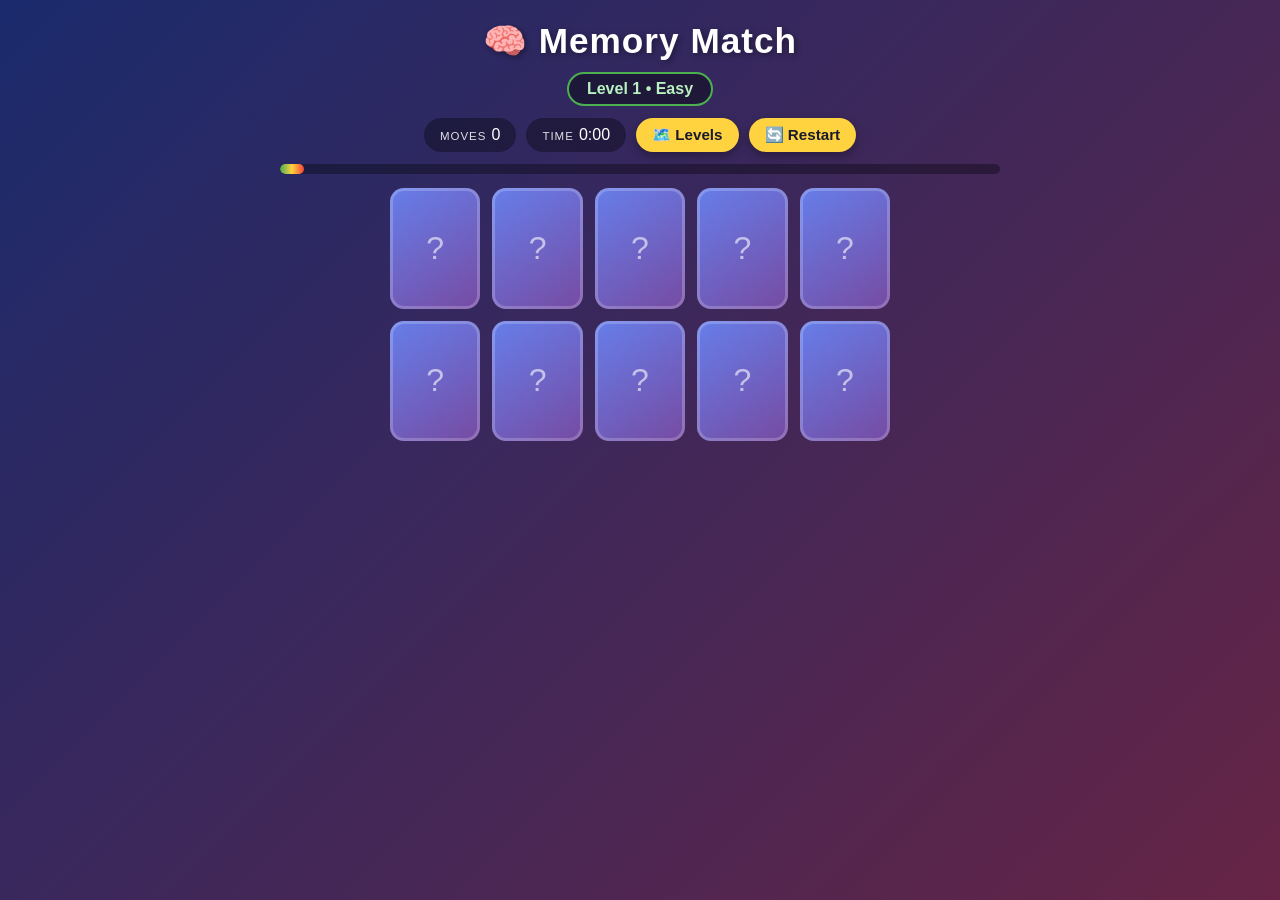
<file: index.html>
<!DOCTYPE html>
<html lang="en">
<head>
<meta charset="UTF-8">
<meta name="viewport" content="width=device-width, initial-scale=1.0">
<title>Memory Match</title>
<style>
  * {
    margin: 0;
    padding: 0;
    box-sizing: border-box;
  }

  body {
    font-family: "Segoe UI", Arial, sans-serif;
    background: linear-gradient(135deg, #1a2a6c, #b21f1f, #fdbb2d);
    background-size: 400% 400%;
    animation: gradient 12s ease infinite;
    min-height: 100vh;
    color: #fff;
    display: flex;
    flex-direction: column;
    align-items: center;
    padding: 20px;
    touch-action: manipulation;
    user-select: none;
    -webkit-user-select: none;
    -webkit-tap-highlight-color: transparent;
    overscroll-behavior-y: none;
  }

  @keyframes gradient {
    0% { background-position: 0% 50%; }
    50% { background-position: 100% 50%; }
    100% { background-position: 0% 50%; }
  }

  header {
    text-align: center;
    margin-bottom: 14px;
    width: 100%;
    max-width: 720px;
  }

  header h1 {
    font-size: 2.2rem;
    letter-spacing: 1px;
    text-shadow: 2px 2px 6px rgba(0, 0, 0, 0.4);
  }

  .badge {
    display: inline-block;
    margin: 10px 0 12px;
    padding: 6px 18px;
    border-radius: 30px;
    font-weight: bold;
    font-size: 1rem;
    background: rgba(0, 0, 0, 0.4);
  }

  .badge.easy { color: #b8f2c2; border: 2px solid #4caf50; }
  .badge.medium { color: #ffe0a3; border: 2px solid #ff9800; }
  .badge.hard { color: #ffb3b3; border: 2px solid #f44336; }

  .stats {
    display: flex;
    justify-content: center;
    align-items: center;
    gap: 10px;
    flex-wrap: wrap;
  }

  .stat {
    background: rgba(0, 0, 0, 0.35);
    padding: 8px 16px;
    border-radius: 30px;
    font-size: 1rem;
  }

  .stat .label {
    font-size: 0.72rem;
    text-transform: uppercase;
    letter-spacing: 1px;
    opacity: 0.85;
    margin-right: 5px;
  }

  .progress {
    width: 100%;
    height: 10px;
    background: rgba(0, 0, 0, 0.35);
    border-radius: 10px;
    margin-top: 12px;
    overflow: hidden;
  }

  .progress-fill {
    height: 100%;
    width: 0%;
    background: linear-gradient(90deg, #4caf50, #ffd23f, #f44336);
    border-radius: 10px;
    transition: width 0.4s ease;
  }

  button {
    font-family: inherit;
    font-size: 0.95rem;
    padding: 8px 16px;
    border: none;
    border-radius: 30px;
    background: #ffd23f;
    color: #1a1a2e;
    font-weight: bold;
    cursor: pointer;
    box-shadow: 0 4px 10px rgba(0, 0, 0, 0.3);
    transition: transform 0.15s, box-shadow 0.15s;
  }

  button:hover {
    transform: translateY(-2px);
    box-shadow: 0 6px 14px rgba(0, 0, 0, 0.35);
  }

  button:active {
    transform: translateY(1px);
  }

  .board {
    display: grid;
    gap: 12px;
    width: 100%;
  }

  .card {
    perspective: 600px;
    cursor: pointer;
    touch-action: manipulation;
  }

  .card-inner {
    position: relative;
    width: 100%;
    aspect-ratio: 3 / 4;
    transform-style: preserve-3d;
    transition: transform 0.4s;
    animation: pop-in 0.4s ease backwards;
  }

  .card.flipped .card-inner,
  .card.matched .card-inner {
    transform: rotateY(180deg);
  }

  @keyframes pop-in {
    0% { transform: scale(0.6) rotateY(180deg); opacity: 0; }
    100% { transform: scale(1) rotateY(0deg); opacity: 1; }
  }

  .face {
    position: absolute;
    inset: 0;
    backface-visibility: hidden;
    -webkit-backface-visibility: hidden;
    display: flex;
    align-items: center;
    justify-content: center;
    border-radius: 14px;
    font-size: clamp(26px, 5vw, 42px);
  }

  .face.front {
    background: linear-gradient(145deg, #667eea, #764ba2);
    color: rgba(255, 255, 255, 0.6);
    font-size: clamp(18px, 4vw, 32px);
    box-shadow: inset 0 0 0 3px rgba(255, 255, 255, 0.2);
  }

  .face.back {
    background: #fff;
    transform: rotateY(180deg);
    box-shadow: inset 0 0 0 3px #764ba2;
  }

  .card.matched .face.back {
    background: #b8f2c2;
    box-shadow: inset 0 0 0 3px #4caf50;
  }

  .card.matched {
    pointer-events: none;
  }

  .overlay {
    position: fixed;
    inset: 0;
    background: rgba(0, 0, 0, 0.75);
    display: flex;
    align-items: center;
    justify-content: center;
    z-index: 10;
    padding: 20px;
  }

  .overlay.hidden {
    display: none;
  }

  .box {
    background: #fff;
    color: #1a1a2e;
    text-align: center;
    padding: 32px 40px;
    border-radius: 20px;
    box-shadow: 0 20px 50px rgba(0, 0, 0, 0.5);
    animation: pop-in 0.4s ease backwards;
    max-width: 92vw;
  }

  .box h2 {
    font-size: 2rem;
    margin-bottom: 8px;
  }

  .box p {
    font-size: 1.05rem;
    margin: 8px 0;
    color: #444;
  }

  .box .btn-row {
    display: flex;
    justify-content: center;
    gap: 10px;
    margin-top: 16px;
    flex-wrap: wrap;
  }

  .btn-green {
    background: #4caf50;
    color: #fff;
  }

  .menu-box {
    max-height: 90vh;
    overflow-y: auto;
    padding: 24px 28px;
  }

  .menu-box h2 {
    margin-bottom: 6px;
  }

  .group {
    margin-top: 16px;
  }

  .group h3 {
    text-align: left;
    color: #333;
    font-size: 0.9rem;
    margin-bottom: 8px;
  }

  .group-grid {
    display: grid;
    grid-template-columns: repeat(10, 1fr);
    gap: 8px;
  }

  .menu-btn {
    aspect-ratio: 1;
    border-radius: 10px;
    border: none;
    background: #eceaf6;
    color: #333;
    font-weight: bold;
    font-size: 0.9rem;
    cursor: pointer;
    transition: transform 0.1s, background 0.1s;
  }

  .menu-btn:hover {
    transform: scale(1.08);
  }

  .menu-btn.completed {
    background: #4caf50;
    color: #fff;
  }

  .menu-btn.current {
    outline: 3px solid #764ba2;
  }

  @media (max-width: 640px) {
    body {
      padding: 12px;
    }

    header h1 {
      font-size: 1.6rem;
    }

    .board {
      gap: 8px;
    }

    .face {
      border-radius: 10px;
      font-size: clamp(20px, 6vw, 34px);
    }

    .face.front {
      font-size: clamp(14px, 4vw, 24px);
    }

    .stat {
      padding: 7px 12px;
      font-size: 0.9rem;
    }

    button {
      font-size: 0.85rem;
      padding: 8px 14px;
    }

    .group-grid {
      grid-template-columns: repeat(5, 1fr);
      gap: 6px;
    }

    .menu-btn {
      font-size: 0.8rem;
    }

    .box {
      padding: 24px 20px;
    }

    .box h2 {
      font-size: 1.6rem;
    }
  }
</style>
</head>
<body>

  <header>
    <h1>🧠 Memory Match</h1>
    <div><span class="badge easy" id="level-badge">Level 1 • Easy</span></div>
    <div class="stats">
      <div class="stat"><span class="label">Moves</span><span id="moves">0</span></div>
      <div class="stat"><span class="label">Time</span><span id="time">0:00</span></div>
      <button id="levels-btn">🗺️ Levels</button>
      <button id="restart">🔄 Restart</button>
    </div>
    <div class="progress"><div class="progress-fill" id="progress-fill"></div></div>
  </header>

  <main class="board" id="board"></main>

  <div class="overlay hidden" id="win-overlay">
    <div class="box">
      <h2 id="win-title">🎉 Level Complete!</h2>
      <p id="win-sub"></p>
      <p id="win-stats"></p>
      <div class="btn-row">
        <button class="btn-green" id="next-level">Next Level ▶</button>
        <button id="win-levels">🗺️ Levels</button>
      </div>
    </div>
  </div>

  <div class="overlay hidden" id="menu-overlay">
    <div class="box menu-box">
      <h2>🗺️ Select Level</h2>
      <p>Green = completed</p>
      <div id="menu-groups"></div>
      <div class="btn-row">
        <button id="menu-close">✕ Close</button>
      </div>
    </div>
  </div>

<script>
const LEVELS = [
  { pairs: 5, cols: 5, name: "Easy", emojis: ["🐟", "🐠", "🐡", "🦀", "🐙"] },
  { pairs: 5, cols: 5, name: "Easy", emojis: ["🐮", "🐷", "🐔", "🐑", "🐴"] },
  { pairs: 5, cols: 5, name: "Easy", emojis: ["🍎", "🍌", "🍇", "🍓", "🍉"] },
  { pairs: 5, cols: 5, name: "Easy", emojis: ["🦜", "🦉", "🦆", "🦢", "🐧"] },
  { pairs: 5, cols: 5, name: "Easy", emojis: ["🚗", "🚌", "🚑", "🚒", "🚜"] },
  { pairs: 5, cols: 5, name: "Easy", emojis: ["🦋", "🐝", "🐞", "🐛", "🦗"] },
  { pairs: 5, cols: 5, name: "Easy", emojis: ["🎈", "🧸", "🪁", "🤖", "🎠"] },
  { pairs: 5, cols: 5, name: "Easy", emojis: ["☀️", "🌧️", "❄️", "🌈", "⛈️"] },
  { pairs: 5, cols: 5, name: "Easy", emojis: ["🌍", "🚀", "⭐", "🌙", "🪐"] },
  { pairs: 5, cols: 5, name: "Easy", emojis: ["🍩", "🍪", "🍰", "🧁", "🍦"] },
  { pairs: 7, cols: 7, name: "Medium", emojis: ["🍕", "🍔", "🍟", "🌭", "🥪", "🌮", "🍣"] },
  { pairs: 7, cols: 7, name: "Medium", emojis: ["🥤", "🧃", "🍹", "☕", "🍵", "🍺", "🥂"] },
  { pairs: 7, cols: 7, name: "Medium", emojis: ["📱", "💻", "⌚", "🎧", "📷", "🎮", "🔋"] },
  { pairs: 7, cols: 7, name: "Medium", emojis: ["⚽", "🏀", "🏈", "⚾", "🎾", "🏐", "🏉"] },
  { pairs: 7, cols: 7, name: "Medium", emojis: ["👕", "👖", "👗", "🧥", "🧢", "👒", "🧦"] },
  { pairs: 7, cols: 7, name: "Medium", emojis: ["🔨", "🪛", "🔧", "🪚", "🔩", "🗜️", "🛠️"] },
  { pairs: 7, cols: 7, name: "Medium", emojis: ["📚", "📖", "✏️", "✂️", "📏", "🎒", "🖍️"] },
  { pairs: 7, cols: 7, name: "Medium", emojis: ["🎵", "🎸", "🎹", "🥁", "🎻", "🎺", "🪕"] },
  { pairs: 7, cols: 7, name: "Medium", emojis: ["🦁", "🐯", "🐼", "🦊", "🐻", "🐨", "🦄"] },
  { pairs: 7, cols: 7, name: "Medium", emojis: ["🍳", "🍴", "🔪", "🥄", "🍽️", "🍶", "🥣"] },
  { pairs: 10, cols: 5, name: "Hard", emojis: ["🐶", "🐱", "🐰", "🐹", "🐭", "🐸", "🦎", "🐢", "🐦", "🐺"] },
  { pairs: 10, cols: 5, name: "Hard", emojis: ["🍎", "🍌", "🍇", "🍓", "🍉", "🍊", "🥝", "🥑", "🍅", "🥦"] },
  { pairs: 10, cols: 5, name: "Hard", emojis: ["😀", "😃", "😄", "😁", "😆", "😂", "🤣", "😊", "😍", "😎"] },
  { pairs: 10, cols: 5, name: "Hard", emojis: ["👆", "👇", "👈", "👉", "👋", "🤙", "🖐️", "✌️", "🤞", "👍"] },
  { pairs: 10, cols: 5, name: "Hard", emojis: ["❤️", "🧡", "💛", "💚", "💙", "💜", "🖤", "🤍", "💖", "💕"] },
  { pairs: 10, cols: 5, name: "Hard", emojis: ["♥️", "♦️", "♣️", "♠️", "🎲", "🎯", "🎴", "🃏", "🀄", "🎰"] },
  { pairs: 10, cols: 5, name: "Hard", emojis: ["🔑", "📱", "💡", "📷", "⌚", "🎧", "💻", "🖥️", "🔋", "🔌"] },
  { pairs: 10, cols: 5, name: "Hard", emojis: ["🍔", "🍕", "🌮", "🍜", "🍝", "🥗", "🍣", "🍤", "🍩", "🍪"] },
  { pairs: 10, cols: 5, name: "Hard", emojis: ["🏊", "🚴", "🏋️", "⛹️", "🤸", "🧗", "🛹", "🏹", "⛸️", "🥋"] },
  { pairs: 10, cols: 5, name: "Hard", emojis: ["🦋", "🐝", "🪰", "🦟", "🕷️", "🐌", "🦐", "🦞", "🦀", "🦑"] }
];

const board = document.getElementById("board");
const levelBadge = document.getElementById("level-badge");
const movesEl = document.getElementById("moves");
const timeEl = document.getElementById("time");
const progressFill = document.getElementById("progress-fill");
const restartBtn = document.getElementById("restart");
const levelsBtn = document.getElementById("levels-btn");
const winOverlay = document.getElementById("win-overlay");
const winTitle = document.getElementById("win-title");
const winSub = document.getElementById("win-sub");
const winStats = document.getElementById("win-stats");
const nextLevelBtn = document.getElementById("next-level");
const winLevelsBtn = document.getElementById("win-levels");
const menuOverlay = document.getElementById("menu-overlay");
const menuGroups = document.getElementById("menu-groups");
const menuCloseBtn = document.getElementById("menu-close");

let currentLevel = 1;
let completed = new Set();
let flipped = [];
let matchedPairs = 0;
let moves = 0;
let locked = false;
let timer = null;
let seconds = 0;
let started = false;

function shuffle(arr) {
  for (let i = arr.length - 1; i > 0; i--) {
    const j = Math.floor(Math.random() * (i + 1));
    [arr[i], arr[j]] = [arr[j], arr[i]];
  }
  return arr;
}

function buildDeck() {
  const level = LEVELS[currentLevel - 1];
  const chosen = shuffle(level.emojis);
  const deck = shuffle([...chosen, ...chosen]);

  board.style.gridTemplateColumns = "repeat(" + level.cols + ", 1fr)";
  board.style.maxWidth = Math.min(720, level.cols * 100) + "px";

  board.innerHTML = "";
  deck.forEach((emoji, i) => {
    const card = document.createElement("div");
    card.className = "card";
    card.dataset.emoji = emoji;
    card.style.animationDelay = (i * 25) + "ms";
    card.innerHTML =
      '<div class="card-inner">' +
        '<div class="face front">?</div>' +
        '<div class="face back">' + emoji + '</div>' +
      '</div>';
    board.appendChild(card);
  });
}

function updateHeader() {
  const level = LEVELS[currentLevel - 1];
  levelBadge.textContent = "Level " + currentLevel + " • " + level.name;
  levelBadge.className = "badge " + level.name.toLowerCase();
  progressFill.style.width = (currentLevel / 30 * 100) + "%";
}

function startLevel(n) {
  clearInterval(timer);
  flipped = [];
  matchedPairs = 0;
  moves = 0;
  locked = false;
  started = false;
  seconds = 0;
  currentLevel = n;
  updateTime();
  updateMoves();
  updateHeader();
  winOverlay.classList.add("hidden");
  buildDeck();
}

function startTimer() {
  if (started) return;
  started = true;
  timer = setInterval(() => {
    seconds++;
    updateTime();
  }, 1000);
}

function updateTime() {
  const m = Math.floor(seconds / 60);
  const s = String(seconds % 60).padStart(2, "0");
  timeEl.textContent = m + ":" + s;
}

function updateMoves() {
  movesEl.textContent = moves;
}

function checkMatch() {
  const [a, b] = flipped;
  if (a.dataset.emoji === b.dataset.emoji) {
    a.classList.add("matched");
    b.classList.add("matched");
    matchedPairs++;
    playMatch();
    flipped = [];
    if (matchedPairs === LEVELS[currentLevel - 1].pairs) win();
  } else {
    locked = true;
    playMismatch();
    setTimeout(() => {
      a.classList.remove("flipped");
      b.classList.remove("flipped");
      flipped = [];
      locked = false;
    }, 800);
  }
}

function win() {
  clearInterval(timer);
  locked = true;
  playWin();
  completed.add(currentLevel);

  const level = LEVELS[currentLevel - 1];
  if (currentLevel === 30) {
    winTitle.textContent = "🏆 You Beat The Game!";
    winSub.textContent = "All 30 levels complete — amazing memory!";
    nextLevelBtn.textContent = "Play Level 1";
  } else {
    winTitle.textContent = "🎉 Level " + currentLevel + " Complete!";
    winSub.textContent = level.name + " • Next up: Level " + (currentLevel + 1);
    nextLevelBtn.textContent = "Next Level ▶";
  }

  const m = Math.floor(seconds / 60);
  const s = String(seconds % 60).padStart(2, "0");
  winStats.textContent = "Moves: " + moves + "  •  Time: " + m + ":" + s;

  setTimeout(() => winOverlay.classList.remove("hidden"), 600);
}

function renderMenu() {
  const names = ["Easy", "Medium", "Hard"];
  menuGroups.innerHTML = "";
  names.forEach((name, g) => {
    const group = document.createElement("div");
    group.className = "group";
    const h3 = document.createElement("h3");
    h3.textContent = name + " — Levels " + (g * 10 + 1) + " to " + (g * 10 + 10);
    group.appendChild(h3);

    const grid = document.createElement("div");
    grid.className = "group-grid";
    for (let i = g * 10; i < g * 10 + 10; i++) {
      const btn = document.createElement("button");
      btn.className = "menu-btn";
      btn.textContent = i + 1;
      btn.dataset.level = i + 1;
      btn.addEventListener("click", () => {
        startLevel(i + 1);
        menuOverlay.classList.add("hidden");
      });
      grid.appendChild(btn);
    }
    group.appendChild(grid);
    menuGroups.appendChild(group);
  });
}

function refreshMenu() {
  const btns = menuGroups.querySelectorAll(".menu-btn");
  btns.forEach((btn) => {
    const n = Number(btn.dataset.level);
    btn.classList.toggle("completed", completed.has(n));
    btn.classList.toggle("current", n === currentLevel);
  });
}

board.addEventListener("click", (e) => {
  const card = e.target.closest(".card");
  if (!card || locked) return;
  if (card.classList.contains("flipped")) return;

  startTimer();
  card.classList.add("flipped");
  playFlip();
  flipped.push(card);

  if (flipped.length === 2) {
    moves++;
    updateMoves();
    checkMatch();
  }
});

restartBtn.addEventListener("click", () => startLevel(currentLevel));

levelsBtn.addEventListener("click", () => {
  refreshMenu();
  menuOverlay.classList.remove("hidden");
});

menuCloseBtn.addEventListener("click", () => {
  menuOverlay.classList.add("hidden");
});

nextLevelBtn.addEventListener("click", () => {
  winOverlay.classList.add("hidden");
  if (currentLevel === 30) startLevel(1);
  else startLevel(currentLevel + 1);
});

winLevelsBtn.addEventListener("click", () => {
  winOverlay.classList.add("hidden");
  refreshMenu();
  menuOverlay.classList.remove("hidden");
});

let audioCtx = null;
function getCtx() {
  if (!audioCtx) {
    audioCtx = new (window.AudioContext || window.webkitAudioContext)();
  }
  return audioCtx;
}

function tone(freq, duration, delay) {
  const ctx = getCtx();
  const t = ctx.currentTime + delay;
  const osc = ctx.createOscillator();
  const gain = ctx.createGain();
  osc.type = "sine";
  osc.frequency.setValueAtTime(freq, t);
  gain.gain.setValueAtTime(0.15, t);
  gain.gain.exponentialRampToValueAtTime(0.001, t + duration);
  osc.connect(gain);
  gain.connect(ctx.destination);
  osc.start(t);
  osc.stop(t + duration + 0.05);
}

function playFlip() {
  tone(350, 0.1, 0);
  tone(520, 0.08, 0.05);
}

function playMismatch() {
  tone(300, 0.12, 0);
  tone(220, 0.12, 0.12);
}

function playMatch() {
  tone(523.25, 0.15, 0);
  tone(659.25, 0.15, 0.12);
}

function playWin() {
  const notes = [523.25, 659.25, 783.99, 1046.5];
  notes.forEach((n, i) => tone(n, 0.3, i * 0.18));
}

renderMenu();
startLevel(1);
</script>
</body>
</html>
</file>
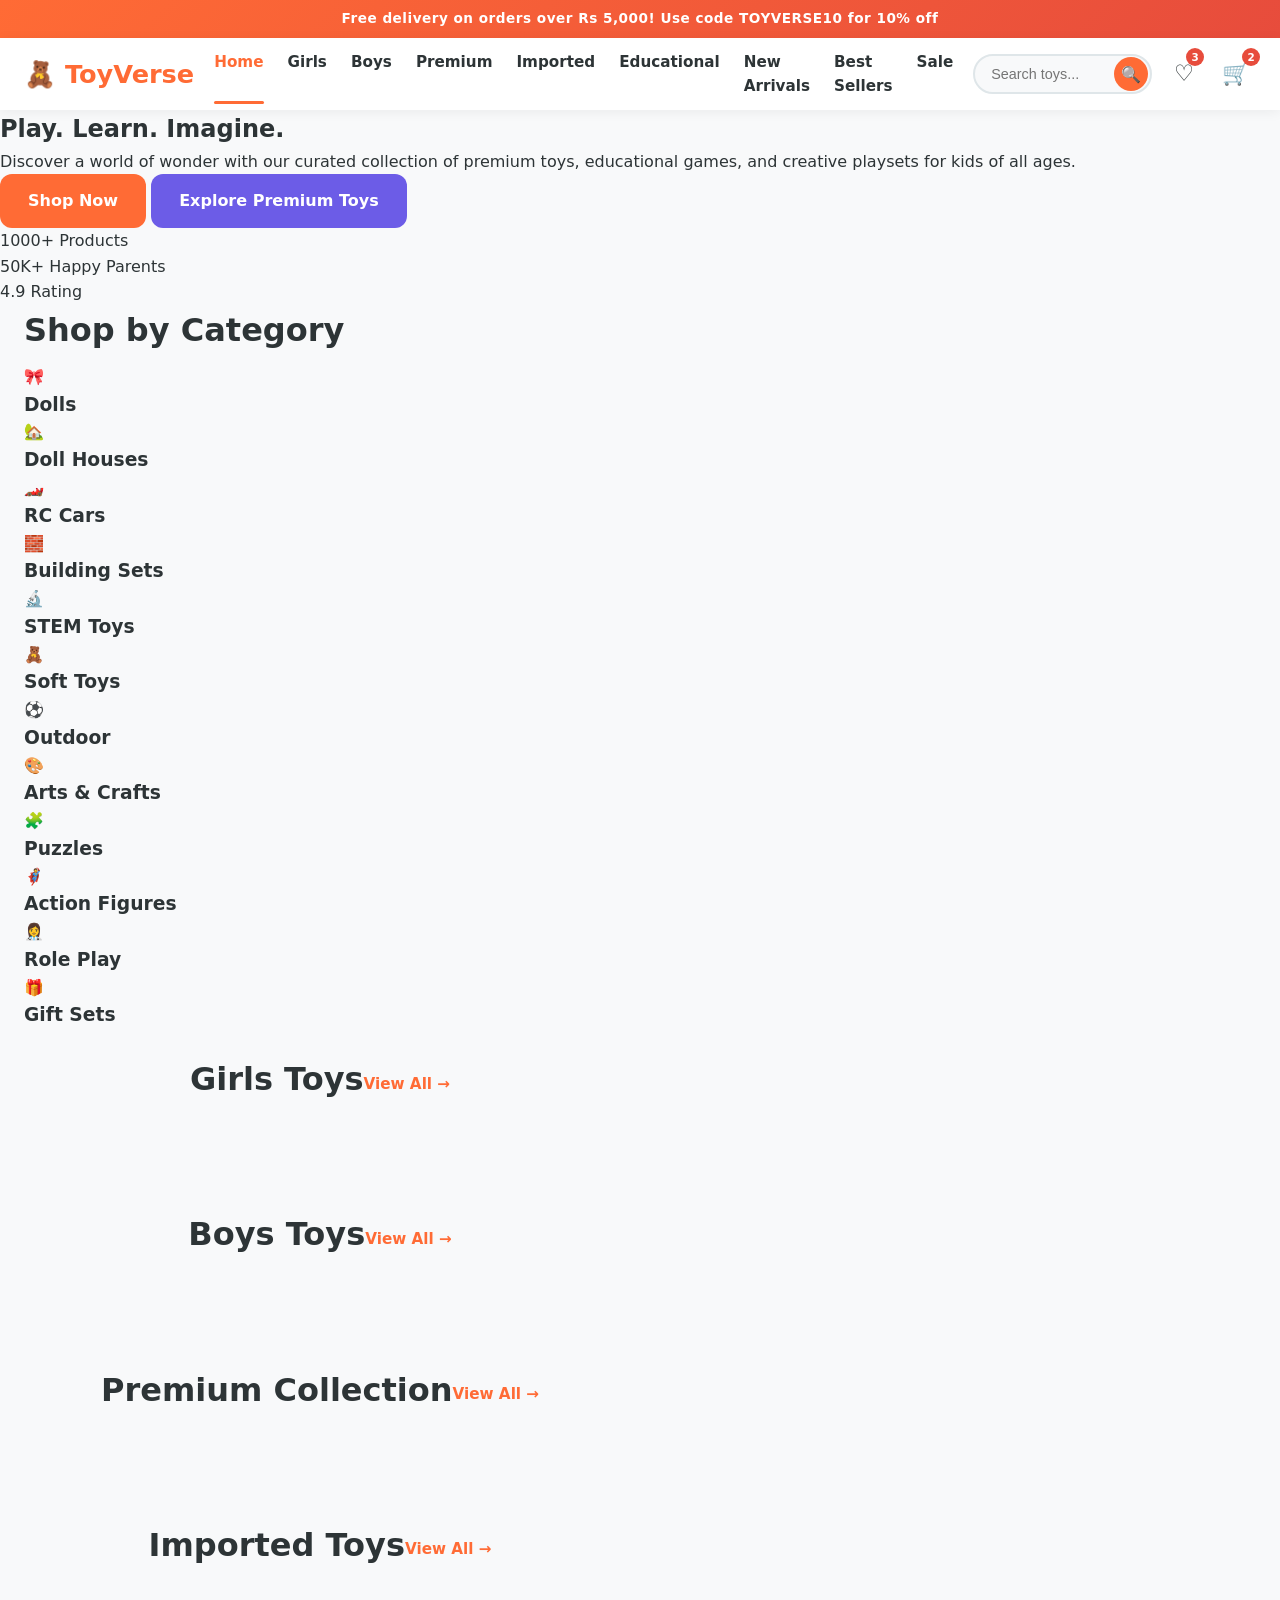
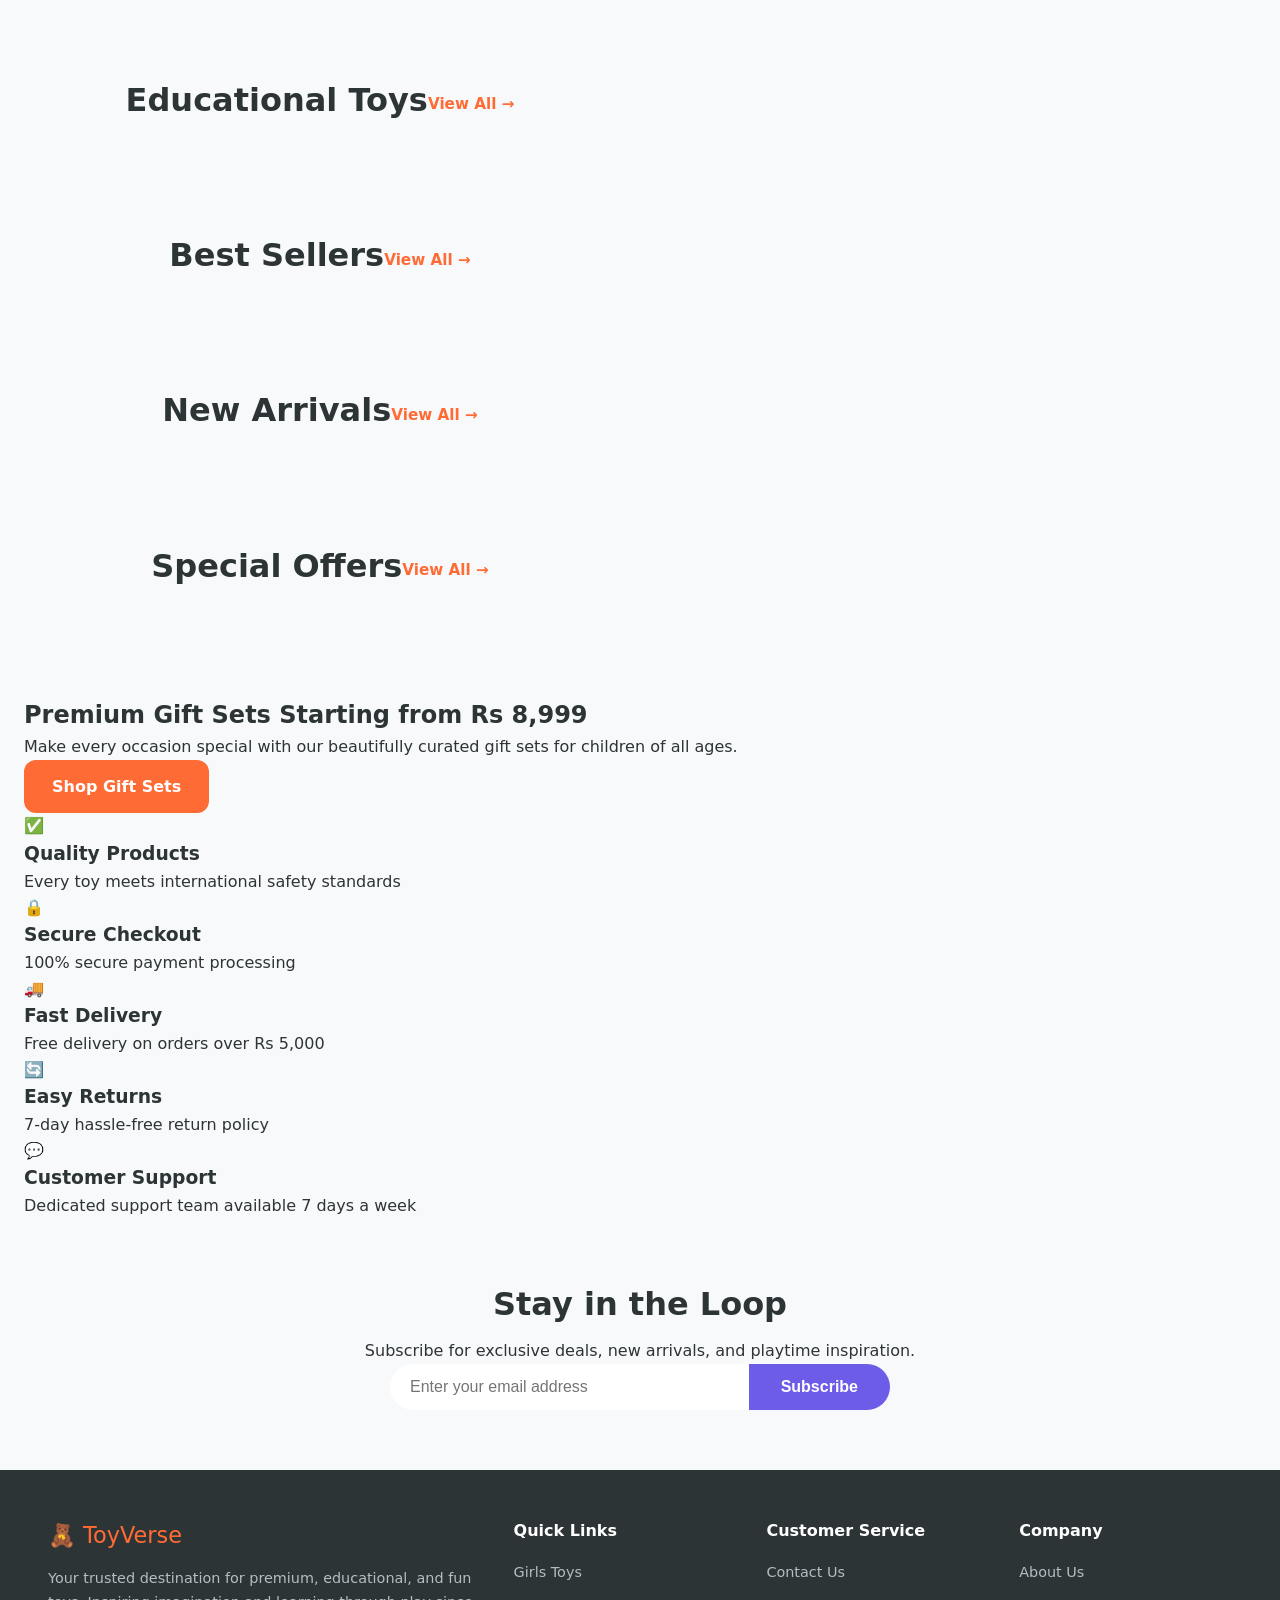
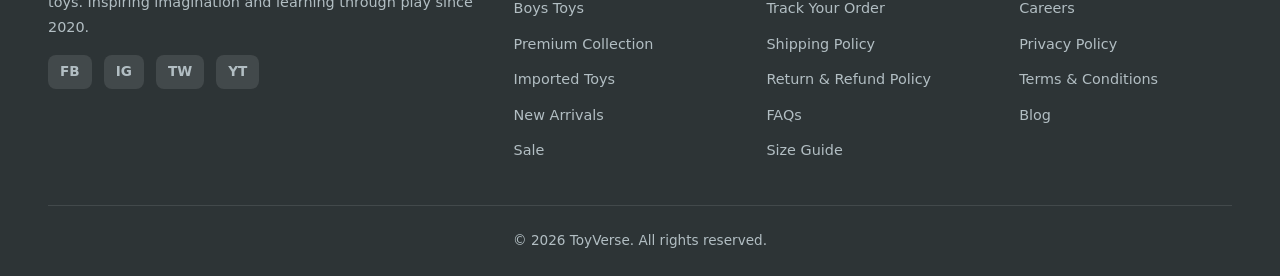
<file: toyverse/index.html>
<!DOCTYPE html>
<html lang="en">
<head>
  <meta charset="UTF-8">
  <meta name="viewport" content="width=device-width, initial-scale=1.0">
  <title>ToyVerse - Play. Learn. Imagine.</title>
  <link rel="stylesheet" href="css/style.css">
</head>
<body>

  <!-- Announcement Bar -->
  <div class="announcement-bar">
    <p>Free delivery on orders over Rs 5,000! Use code <strong>TOYVERSE10</strong> for 10% off</p>
  </div>

  <!-- Navbar -->
  <header class="navbar">
    <div class="navbar-container">
      <a href="index.html" class="logo">🧸 ToyVerse</a>
      <nav class="nav-links">
        <a href="index.html" class="active">Home</a>
        <a href="category.html?cat=girls">Girls</a>
        <a href="category.html?cat=boys">Boys</a>
        <a href="category.html?cat=premium">Premium</a>
        <a href="category.html?cat=imported">Imported</a>
        <a href="category.html?cat=educational">Educational</a>
        <a href="category.html?cat=new">New Arrivals</a>
        <a href="category.html?cat=bestsellers">Best Sellers</a>
        <a href="category.html?cat=sale">Sale</a>
      </nav>
      <div class="navbar-actions">
        <div class="search-bar">
          <input type="text" placeholder="Search toys..." class="search-input">
          <button class="search-btn">&#128269;</button>
        </div>
        <a href="#" class="icon-link wishlist-icon">
          &#9825;
          <span class="badge">3</span>
        </a>
        <a href="#" class="icon-link cart-icon">
          &#128722;
          <span class="badge">2</span>
        </a>
        <button class="hamburger-menu" aria-label="Menu">
          <span></span>
          <span></span>
          <span></span>
        </button>
      </div>
    </div>
  </header>

  <!-- Mobile Menu Overlay -->
  <div class="mobile-menu-overlay" id="mobileMenuOverlay">
    <div class="mobile-menu">
      <button class="mobile-menu-close" id="mobileMenuClose">&times;</button>
      <a href="index.html" class="active">Home</a>
      <a href="category.html?cat=girls">Girls</a>
      <a href="category.html?cat=boys">Boys</a>
      <a href="category.html?cat=premium">Premium</a>
      <a href="category.html?cat=imported">Imported</a>
      <a href="category.html?cat=educational">Educational</a>
      <a href="category.html?cat=new">New Arrivals</a>
      <a href="category.html?cat=bestsellers">Best Sellers</a>
      <a href="category.html?cat=sale">Sale</a>
    </div>
  </div>

  <!-- Hero Section -->
  <section class="hero">
    <div class="hero-content">
      <h1>Play. Learn. Imagine.</h1>
      <p>Discover a world of wonder with our curated collection of premium toys, educational games, and creative playsets for kids of all ages.</p>
      <div class="hero-buttons">
        <a href="category.html?cat=all" class="btn btn-primary">Shop Now</a>
        <a href="category.html?cat=premium" class="btn btn-secondary">Explore Premium Toys</a>
      </div>
      <div class="hero-stats">
        <div class="stat">
          <span class="stat-number">1000+</span>
          <span class="stat-label">Products</span>
        </div>
        <div class="stat">
          <span class="stat-number">50K+</span>
          <span class="stat-label">Happy Parents</span>
        </div>
        <div class="stat">
          <span class="stat-number">4.9</span>
          <span class="stat-label">Rating</span>
        </div>
      </div>
    </div>
  </section>

  <!-- Categories Grid -->
  <section class="categories-section">
    <div class="container">
      <h2 class="section-title">Shop by Category</h2>
      <div class="categories-grid">
        <a href="category.html?cat=girls&sub=dolls" class="category-card">
          <div class="category-icon">🎀</div>
          <h3>Dolls</h3>
        </a>
        <a href="category.html?cat=girls&sub=dollhouses" class="category-card">
          <div class="category-icon">🏡</div>
          <h3>Doll Houses</h3>
        </a>
        <a href="category.html?cat=boys&sub=rc" class="category-card">
          <div class="category-icon">🏎️</div>
          <h3>RC Cars</h3>
        </a>
        <a href="category.html?cat=boys&sub=building" class="category-card">
          <div class="category-icon">🧱</div>
          <h3>Building Sets</h3>
        </a>
        <a href="category.html?cat=educational&sub=stem" class="category-card">
          <div class="category-icon">🔬</div>
          <h3>STEM Toys</h3>
        </a>
        <a href="category.html?cat=girls&sub=soft" class="category-card">
          <div class="category-icon">🧸</div>
          <h3>Soft Toys</h3>
        </a>
        <a href="category.html?cat=boys&sub=outdoor" class="category-card">
          <div class="category-icon">⚽</div>
          <h3>Outdoor</h3>
        </a>
        <a href="category.html?cat=educational&sub=arts" class="category-card">
          <div class="category-icon">🎨</div>
          <h3>Arts &amp; Crafts</h3>
        </a>
        <a href="category.html?cat=educational&sub=puzzles" class="category-card">
          <div class="category-icon">🧩</div>
          <h3>Puzzles</h3>
        </a>
        <a href="category.html?cat=boys&sub=action" class="category-card">
          <div class="category-icon">🦸</div>
          <h3>Action Figures</h3>
        </a>
        <a href="category.html?cat=girls&sub=roleplay" class="category-card">
          <div class="category-icon">👩‍⚕️</div>
          <h3>Role Play</h3>
        </a>
        <a href="category.html?cat=premium&sub=giftsets" class="category-card">
          <div class="category-icon">🎁</div>
          <h3>Gift Sets</h3>
        </a>
      </div>
    </div>
  </section>

  <!-- Girls Toys -->
  <section class="product-section">
    <div class="container">
      <div class="section-header">
        <h2 class="section-title">Girls Toys</h2>
        <a href="category.html?cat=girls" class="view-all">View All &rarr;</a>
      </div>
      <div class="products-grid" id="girlsToys"></div>
    </div>
  </section>

  <!-- Boys Toys -->
  <section class="product-section">
    <div class="container">
      <div class="section-header">
        <h2 class="section-title">Boys Toys</h2>
        <a href="category.html?cat=boys" class="view-all">View All &rarr;</a>
      </div>
      <div class="products-grid" id="boysToys"></div>
    </div>
  </section>

  <!-- Premium Collection -->
  <section class="product-section">
    <div class="container">
      <div class="section-header">
        <h2 class="section-title">Premium Collection</h2>
        <a href="category.html?cat=premium" class="view-all">View All &rarr;</a>
      </div>
      <div class="products-grid" id="premiumToys"></div>
    </div>
  </section>

  <!-- Imported Toys -->
  <section class="product-section">
    <div class="container">
      <div class="section-header">
        <h2 class="section-title">Imported Toys</h2>
        <a href="category.html?cat=imported" class="view-all">View All &rarr;</a>
      </div>
      <div class="products-grid" id="importedToys"></div>
    </div>
  </section>

  <!-- Educational Toys -->
  <section class="product-section">
    <div class="container">
      <div class="section-header">
        <h2 class="section-title">Educational Toys</h2>
        <a href="category.html?cat=educational" class="view-all">View All &rarr;</a>
      </div>
      <div class="products-grid" id="educationalToys"></div>
    </div>
  </section>

  <!-- Best Sellers -->
  <section class="product-section">
    <div class="container">
      <div class="section-header">
        <h2 class="section-title">Best Sellers</h2>
        <a href="category.html?cat=bestsellers" class="view-all">View All &rarr;</a>
      </div>
      <div class="products-grid" id="bestSellers"></div>
    </div>
  </section>

  <!-- New Arrivals -->
  <section class="product-section">
    <div class="container">
      <div class="section-header">
        <h2 class="section-title">New Arrivals</h2>
        <a href="category.html?cat=new" class="view-all">View All &rarr;</a>
      </div>
      <div class="products-grid" id="newArrivals"></div>
    </div>
  </section>

  <!-- Special Offers -->
  <section class="product-section">
    <div class="container">
      <div class="section-header">
        <h2 class="section-title">Special Offers</h2>
        <a href="category.html?cat=sale" class="view-all">View All &rarr;</a>
      </div>
      <div class="products-grid" id="specialOffers"></div>
    </div>
  </section>

  <!-- Promo Banner -->
  <section class="promo-banner">
    <div class="container">
      <div class="promo-content">
        <h2>Premium Gift Sets Starting from Rs 8,999</h2>
        <p>Make every occasion special with our beautifully curated gift sets for children of all ages.</p>
        <a href="category.html?cat=premium&sub=giftsets" class="btn btn-primary">Shop Gift Sets</a>
      </div>
    </div>
  </section>

  <!-- Trust Section -->
  <section class="trust-section">
    <div class="container">
      <div class="trust-grid">
        <div class="trust-item">
          <div class="trust-icon">✅</div>
          <h3>Quality Products</h3>
          <p>Every toy meets international safety standards</p>
        </div>
        <div class="trust-item">
          <div class="trust-icon">🔒</div>
          <h3>Secure Checkout</h3>
          <p>100% secure payment processing</p>
        </div>
        <div class="trust-item">
          <div class="trust-icon">🚚</div>
          <h3>Fast Delivery</h3>
          <p>Free delivery on orders over Rs 5,000</p>
        </div>
        <div class="trust-item">
          <div class="trust-icon">🔄</div>
          <h3>Easy Returns</h3>
          <p>7-day hassle-free return policy</p>
        </div>
        <div class="trust-item">
          <div class="trust-icon">💬</div>
          <h3>Customer Support</h3>
          <p>Dedicated support team available 7 days a week</p>
        </div>
      </div>
    </div>
  </section>

  <!-- Newsletter -->
  <section class="newsletter-section">
    <div class="container">
      <h2 class="section-title">Stay in the Loop</h2>
      <p>Subscribe for exclusive deals, new arrivals, and playtime inspiration.</p>
      <form class="newsletter-form" id="newsletterForm">
        <input type="email" placeholder="Enter your email address" required>
        <button type="submit" class="btn btn-primary">Subscribe</button>
      </form>
    </div>
  </section>

  <!-- Footer -->
  <footer class="footer">
    <div class="container">
      <div class="footer-grid">
        <div class="footer-brand">
          <a href="index.html" class="footer-logo">🧸 ToyVerse</a>
          <p>Your trusted destination for premium, educational, and fun toys. Inspiring imagination and learning through play since 2020.</p>
          <div class="social-links">
            <a href="#" aria-label="Facebook">FB</a>
            <a href="#" aria-label="Instagram">IG</a>
            <a href="#" aria-label="Twitter">TW</a>
            <a href="#" aria-label="YouTube">YT</a>
          </div>
        </div>
        <div class="footer-links">
          <h4>Quick Links</h4>
          <ul>
            <li><a href="category.html?cat=girls">Girls Toys</a></li>
            <li><a href="category.html?cat=boys">Boys Toys</a></li>
            <li><a href="category.html?cat=premium">Premium Collection</a></li>
            <li><a href="category.html?cat=imported">Imported Toys</a></li>
            <li><a href="category.html?cat=new">New Arrivals</a></li>
            <li><a href="category.html?cat=sale">Sale</a></li>
          </ul>
        </div>
        <div class="footer-links">
          <h4>Customer Service</h4>
          <ul>
            <li><a href="#">Contact Us</a></li>
            <li><a href="#">Track Your Order</a></li>
            <li><a href="#">Shipping Policy</a></li>
            <li><a href="#">Return &amp; Refund Policy</a></li>
            <li><a href="#">FAQs</a></li>
            <li><a href="#">Size Guide</a></li>
          </ul>
        </div>
        <div class="footer-links">
          <h4>Company</h4>
          <ul>
            <li><a href="#">About Us</a></li>
            <li><a href="#">Careers</a></li>
            <li><a href="#">Privacy Policy</a></li>
            <li><a href="#">Terms &amp; Conditions</a></li>
            <li><a href="#">Blog</a></li>
          </ul>
        </div>
      </div>
      <div class="footer-bottom">
        <p>&copy; 2026 ToyVerse. All rights reserved.</p>
      </div>
    </div>
  </footer>

  <!-- Back to Top Button -->
  <button class="back-to-top" id="backToTop" aria-label="Back to top">&uarr;</button>

  <script src="js/app.js"></script>
  <script>
    document.addEventListener('DOMContentLoaded', function () {
      var sections = [
        { id: 'girlsToys', categories: ['girls'] },
        { id: 'boysToys', categories: ['boys'] },
        { id: 'premiumToys', categories: ['premium'] },
        { id: 'importedToys', categories: ['imported'] },
        { id: 'educationalToys', categories: ['educational'] },
        { id: 'bestSellers', categories: ['bestsellers'] },
        { id: 'newArrivals', categories: ['new'] },
        { id: 'specialOffers', categories: ['sale'] }
      ];

      sections.forEach(function (section) {
        var container = document.getElementById(section.id);
        if (!container || typeof PRODUCTS === 'undefined') return;
        var filtered = PRODUCTS.filter(function (p) {
          if (section.categories[0] === 'bestsellers') return p.bestseller;
          if (section.categories[0] === 'new') return p.isNew;
          if (section.categories[0] === 'sale') return p.onSale;
          return p.category === section.categories[0];
        });
        var shown = filtered.slice(0, 4);
        shown.forEach(function (p) {
          container.innerHTML += productCard(p);
        });
      });

      // Hamburger menu
      var hamburger = document.querySelector('.hamburger-menu');
      var overlay = document.getElementById('mobileMenuOverlay');
      var closeBtn = document.getElementById('mobileMenuClose');
      if (hamburger && overlay) {
        hamburger.addEventListener('click', function () { overlay.classList.add('open'); });
      }
      if (closeBtn && overlay) {
        closeBtn.addEventListener('click', function () { overlay.classList.remove('open'); });
      }

      // Back to top
      var backToTop = document.getElementById('backToTop');
      window.addEventListener('scroll', function () {
        if (window.scrollY > 400) {
          backToTop.classList.add('visible');
        } else {
          backToTop.classList.remove('visible');
        }
      });
      if (backToTop) {
        backToTop.addEventListener('click', function () {
          window.scrollTo({ top: 0, behavior: 'smooth' });
        });
      }

      // Newsletter
      var form = document.getElementById('newsletterForm');
      if (form) {
        form.addEventListener('submit', function (e) {
          e.preventDefault();
          alert('Thank you for subscribing to ToyVerse!');
          form.reset();
        });
      }
    });
  </script>
</body>
</html>
</file>
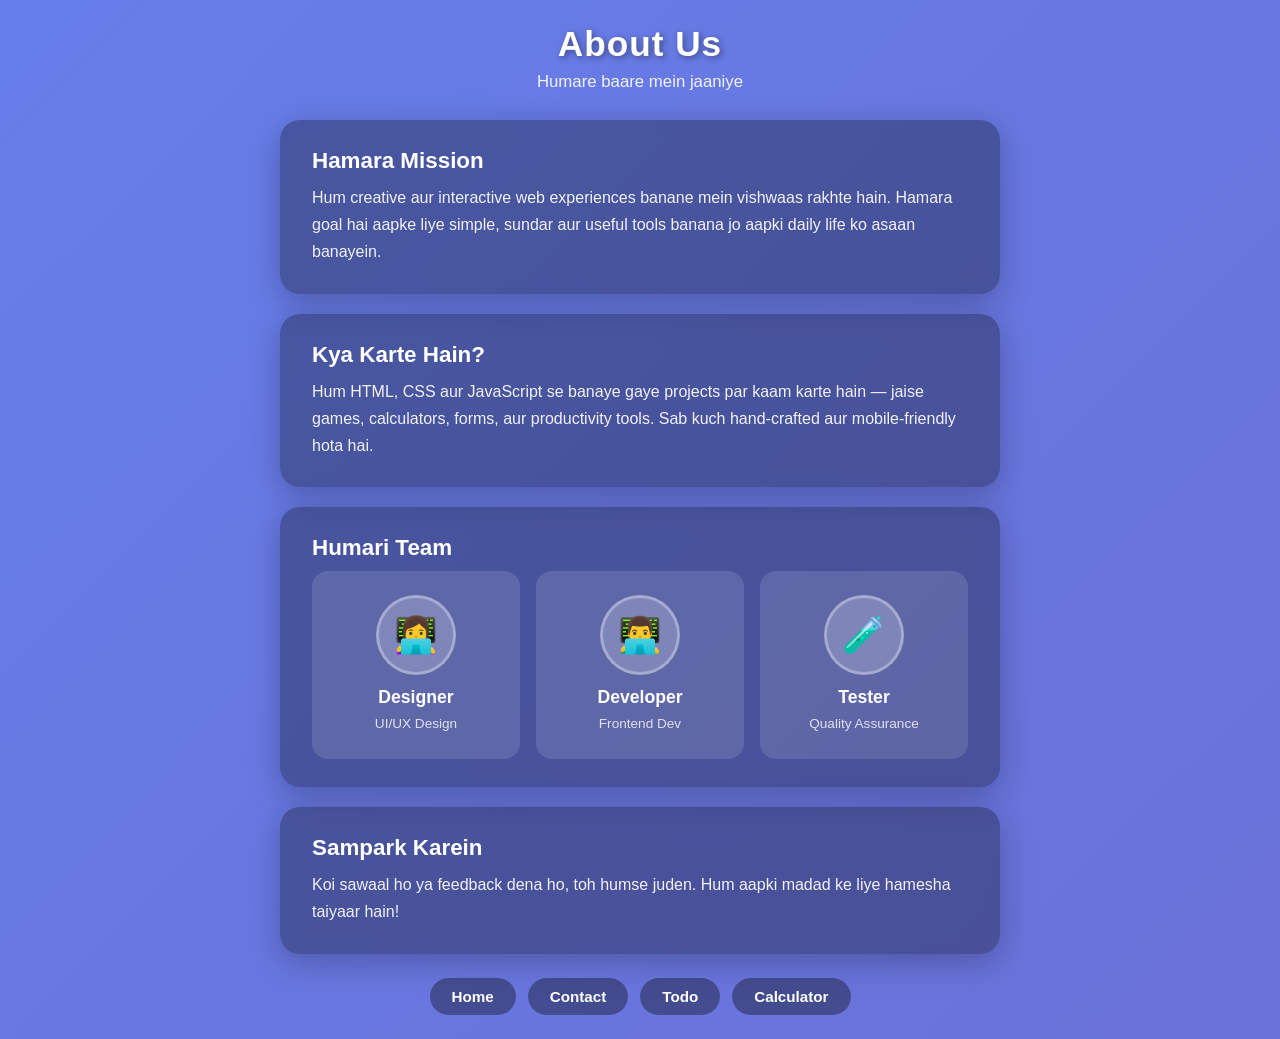
<file: about.html>
<!DOCTYPE html>
<html lang="en">
<head>
<meta charset="UTF-8">
<meta name="viewport" content="width=device-width, initial-scale=1.0">
<title>About Us</title>
<style>
  * {
    margin: 0;
    padding: 0;
    box-sizing: border-box;
  }

  body {
    font-family: "Segoe UI", Arial, sans-serif;
    background: linear-gradient(135deg, #667eea, #764ba2);
    background-size: 400% 400%;
    animation: gradient 12s ease infinite;
    min-height: 100vh;
    color: #fff;
    padding: 24px;
    touch-action: manipulation;
  }

  @keyframes gradient {
    0% { background-position: 0% 50%; }
    50% { background-position: 100% 50%; }
    100% { background-position: 0% 50%; }
  }

  .container {
    max-width: 720px;
    margin: 0 auto;
  }

  header {
    text-align: center;
    margin-bottom: 28px;
  }

  header h1 {
    font-size: 2.2rem;
    letter-spacing: 1px;
    text-shadow: 2px 2px 6px rgba(0, 0, 0, 0.4);
  }

  header p {
    margin-top: 8px;
    opacity: 0.9;
    font-size: 1.05rem;
  }

  .card {
    background: rgba(0, 0, 0, 0.3);
    border-radius: 20px;
    padding: 28px 32px;
    margin-bottom: 20px;
    backdrop-filter: blur(6px);
    box-shadow: 0 8px 32px rgba(0, 0, 0, 0.25);
  }

  .card h2 {
    font-size: 1.4rem;
    margin-bottom: 10px;
  }

  .card p {
    font-size: 1rem;
    line-height: 1.7;
    opacity: 0.92;
  }

  .team {
    display: grid;
    grid-template-columns: repeat(auto-fit, minmax(200px, 1fr));
    gap: 16px;
  }

  .member {
    background: rgba(255, 255, 255, 0.12);
    border-radius: 16px;
    padding: 24px 18px;
    text-align: center;
    transition: transform 0.2s;
  }

  .member:hover {
    transform: translateY(-4px);
  }

  .avatar {
    width: 80px;
    height: 80px;
    border-radius: 50%;
    background: rgba(255, 255, 255, 0.2);
    display: flex;
    align-items: center;
    justify-content: center;
    font-size: 2.2rem;
    margin: 0 auto 12px;
    border: 3px solid rgba(255, 255, 255, 0.3);
  }

  .member h3 {
    font-size: 1.1rem;
    margin-bottom: 4px;
  }

  .member .role {
    font-size: 0.85rem;
    opacity: 0.8;
  }

  .nav-links {
    display: flex;
    justify-content: center;
    gap: 12px;
    flex-wrap: wrap;
    margin-top: 24px;
  }

  .nav-links a {
    display: inline-block;
    padding: 10px 22px;
    border-radius: 30px;
    background: rgba(0, 0, 0, 0.35);
    color: #fff;
    text-decoration: none;
    font-weight: bold;
    font-size: 0.95rem;
    transition: background 0.2s, transform 0.15s;
  }

  .nav-links a:hover {
    background: rgba(0, 0, 0, 0.55);
    transform: translateY(-2px);
  }

  @media (max-width: 500px) {
    body { padding: 14px; }
    header h1 { font-size: 1.6rem; }
    .card { padding: 20px 18px; }
    .team { grid-template-columns: 1fr 1fr; }
  }
</style>
</head>
<body>

<div class="container">
  <header>
    <h1>About Us</h1>
    <p>Humare baare mein jaaniye</p>
  </header>

  <div class="card">
    <h2>Hamara Mission</h2>
    <p>Hum creative aur interactive web experiences banane mein vishwaas rakhte hain. Hamara goal hai aapke liye simple, sundar aur useful tools banana jo aapki daily life ko asaan banayein.</p>
  </div>

  <div class="card">
    <h2>Kya Karte Hain?</h2>
    <p>Hum HTML, CSS aur JavaScript se banaye gaye projects par kaam karte hain — jaise games, calculators, forms, aur productivity tools. Sab kuch hand-crafted aur mobile-friendly hota hai.</p>
  </div>

  <div class="card">
    <h2>Humari Team</h2>
    <div class="team">
      <div class="member">
        <div class="avatar">👩‍💻</div>
        <h3>Designer</h3>
        <p class="role">UI/UX Design</p>
      </div>
      <div class="member">
        <div class="avatar">👨‍💻</div>
        <h3>Developer</h3>
        <p class="role">Frontend Dev</p>
      </div>
      <div class="member">
        <div class="avatar">🧪</div>
        <h3>Tester</h3>
        <p class="role">Quality Assurance</p>
      </div>
    </div>
  </div>

  <div class="card">
    <h2>Sampark Karein</h2>
    <p>Koi sawaal ho ya feedback dena ho, toh humse juden. Hum aapki madad ke liye hamesha taiyaar hain!</p>
  </div>

  <div class="nav-links">
    <a href="index.html">Home</a>
    <a href="contact.html">Contact</a>
    <a href="todo.html">Todo</a>
    <a href="calculator.html">Calculator</a>
  </div>
</div>

</body>
</html>
</file>
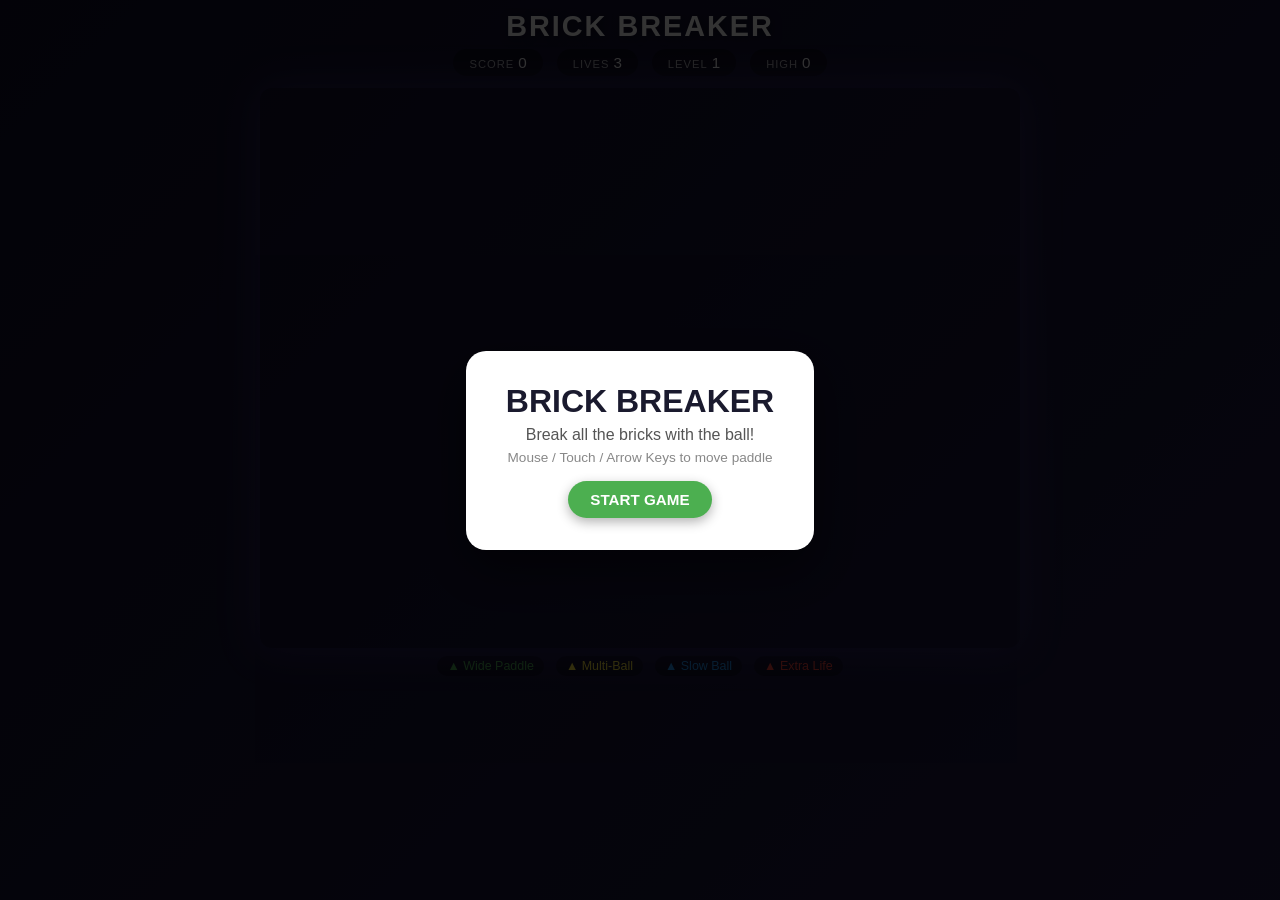
<file: brick-breaker.html>
<!DOCTYPE html>
<html lang="en">
<head>
<meta charset="UTF-8">
<meta name="viewport" content="width=device-width, initial-scale=1.0">
<title>Brick Breaker</title>
<style>
  * { margin: 0; padding: 0; box-sizing: border-box; }

  body {
    font-family: "Segoe UI", Arial, sans-serif;
    background: linear-gradient(135deg, #0f0c29, #302b63, #24243e);
    background-size: 400% 400%;
    animation: gradient 10s ease infinite;
    min-height: 100vh;
    color: #fff;
    display: flex;
    flex-direction: column;
    align-items: center;
    overflow: hidden;
    touch-action: none;
    user-select: none;
    -webkit-user-select: none;
  }

  @keyframes gradient {
    0% { background-position: 0% 50%; }
    50% { background-position: 100% 50%; }
    100% { background-position: 0% 50%; }
  }

  header {
    text-align: center;
    padding: 10px 0 6px;
    width: 100%;
    max-width: 800px;
  }

  header h1 {
    font-size: 1.8rem;
    letter-spacing: 2px;
    text-shadow: 2px 2px 8px rgba(0,0,0,0.5);
  }

  .hud {
    display: flex;
    justify-content: center;
    align-items: center;
    gap: 14px;
    flex-wrap: wrap;
    margin-top: 6px;
  }

  .hud-item {
    background: rgba(0,0,0,0.4);
    padding: 5px 16px;
    border-radius: 20px;
    font-size: 0.95rem;
  }

  .hud-item .label {
    font-size: 0.7rem;
    text-transform: uppercase;
    letter-spacing: 1px;
    opacity: 0.7;
    margin-right: 4px;
  }

  .canvas-wrap {
    position: relative;
    margin-top: 6px;
  }

  canvas {
    display: block;
    border-radius: 12px;
    box-shadow: 0 0 40px rgba(100, 80, 200, 0.3);
  }

  .overlay {
    position: fixed;
    inset: 0;
    background: rgba(0,0,0,0.8);
    display: flex;
    align-items: center;
    justify-content: center;
    z-index: 20;
    padding: 20px;
  }

  .overlay.hidden { display: none; }

  .box {
    background: #fff;
    color: #1a1a2e;
    text-align: center;
    padding: 32px 40px;
    border-radius: 20px;
    box-shadow: 0 20px 50px rgba(0,0,0,0.5);
    max-width: 92vw;
    animation: pop-in 0.35s ease backwards;
  }

  @keyframes pop-in {
    0% { transform: scale(0.7); opacity: 0; }
    100% { transform: scale(1); opacity: 1; }
  }

  .box h2 { font-size: 2rem; margin-bottom: 6px; }
  .box p { font-size: 1rem; margin: 6px 0; color: #555; }

  .btn-row {
    display: flex;
    justify-content: center;
    gap: 10px;
    margin-top: 16px;
    flex-wrap: wrap;
  }

  button {
    font-family: inherit;
    font-size: 0.95rem;
    padding: 10px 22px;
    border: none;
    border-radius: 30px;
    background: #764ba2;
    color: #fff;
    font-weight: bold;
    cursor: pointer;
    box-shadow: 0 4px 12px rgba(0,0,0,0.3);
    transition: transform 0.15s, box-shadow 0.15s;
  }

  button:hover {
    transform: translateY(-2px);
    box-shadow: 0 6px 16px rgba(0,0,0,0.35);
  }

  button:active { transform: translateY(1px); }

  .btn-green { background: #4caf50; }
  .btn-red { background: #f44336; }
  .btn-gold { background: #ff9800; }

  .powerup-legend {
    display: flex;
    gap: 12px;
    justify-content: center;
    flex-wrap: wrap;
    margin-top: 8px;
    font-size: 0.78rem;
  }

  .powerup-legend span {
    background: rgba(0,0,0,0.35);
    padding: 3px 10px;
    border-radius: 12px;
  }

  @media (max-width: 600px) {
    header h1 { font-size: 1.3rem; }
    .hud-item { padding: 4px 10px; font-size: 0.82rem; }
    .box { padding: 24px 18px; }
    .box h2 { font-size: 1.5rem; }
  }
</style>
</head>
<body>

<header>
  <h1>BRICK BREAKER</h1>
  <div class="hud">
    <div class="hud-item"><span class="label">Score</span><span id="score">0</span></div>
    <div class="hud-item"><span class="label">Lives</span><span id="lives">3</span></div>
    <div class="hud-item"><span class="label">Level</span><span id="level">1</span></div>
    <div class="hud-item"><span class="label">High</span><span id="highscore">0</span></div>
  </div>
</header>

<div class="canvas-wrap">
  <canvas id="game"></canvas>
</div>

<div class="powerup-legend">
  <span style="color:#4caf50">&#9650; Wide Paddle</span>
  <span style="color:#ffeb3b">&#9650; Multi-Ball</span>
  <span style="color:#2196f3">&#9650; Slow Ball</span>
  <span style="color:#f44336">&#9650; Extra Life</span>
</div>

<div class="overlay" id="start-overlay">
  <div class="box">
    <h2>BRICK BREAKER</h2>
    <p>Break all the bricks with the ball!</p>
    <p style="font-size:0.85rem;color:#888;">Mouse / Touch / Arrow Keys to move paddle</p>
    <div class="btn-row">
      <button class="btn-green" id="start-btn">START GAME</button>
    </div>
  </div>
</div>

<div class="overlay hidden" id="gameover-overlay">
  <div class="box">
    <h2>GAME OVER</h2>
    <p id="gameover-score"></p>
    <div class="btn-row">
      <button class="btn-green" id="retry-btn">PLAY AGAIN</button>
    </div>
  </div>
</div>

<div class="overlay hidden" id="win-overlay">
  <div class="box">
    <h2 id="win-title">LEVEL COMPLETE!</h2>
    <p id="win-score"></p>
    <div class="btn-row">
      <button class="btn-green" id="nextlevel-btn">NEXT LEVEL</button>
    </div>
  </div>
</div>

<script>
const canvas = document.getElementById("game");
const ctx = canvas.getContext("2d");

const W = Math.min(760, window.innerWidth - 20);
const H = Math.min(560, window.innerHeight - 120);
canvas.width = W;
canvas.height = H;

const scoreEl = document.getElementById("score");
const livesEl = document.getElementById("lives");
const levelEl = document.getElementById("level");
const highEl = document.getElementById("highscore");
const startOverlay = document.getElementById("start-overlay");
const gameoverOverlay = document.getElementById("gameover-overlay");
const winOverlay = document.getElementById("win-overlay");

let score = 0;
let lives = 3;
let currentLevel = 1;
let highScore = parseInt(localStorage.getItem("brickBreakerHigh") || "0");
highEl.textContent = highScore;
let gameRunning = false;
let gamePaused = false;
let animFrame = null;

const PADDLE_H = 12;
const PADDLE_R = 8;
const BALL_R = 6;
const BRICK_PAD = 4;
const BRICK_TOP = 60;

let paddle, balls, bricks, powerups, particles;
let keysDown = {};

function initPaddle() {
  paddle = {
    x: W / 2 - 55,
    y: H - 30,
    w: 110,
    h: PADDLE_H,
    baseW: 110,
    speed: 8,
    wideTimer: 0,
    color: "#b388ff"
  };
}

function createBall(x, y, dx, dy) {
  return { x, y, dx, dy, r: BALL_R, speed: 5 + currentLevel * 0.4, color: "#fff" };
}

function initBalls() {
  balls = [createBall(W / 2, paddle.y - BALL_R - 2, 0, 0)];
  balls[0].launched = false;
}

const BRICK_COLORS = [
  ["#f44336", "#e91e63"],
  ["#ff9800", "#ffc107"],
  ["#4caf50", "#66bb6a"],
  ["#2196f3", "#42a5f5"],
  ["#9c27b0", "#ba68c8"],
  ["#00bcd4", "#26c6da"],
  ["#ff5722", "#ff7043"]
];

function buildBricks() {
  bricks = [];
  const cols = 10;
  const rows = Math.min(3 + currentLevel, 8);
  const brickW = (W - BRICK_PAD * (cols + 1)) / cols;
  const brickH = 20;
  for (let r = 0; r < rows; r++) {
    for (let c = 0; c < cols; c++) {
      const hp = r < 2 ? Math.min(1 + Math.floor(currentLevel / 3), 3) : (r < 4 ? Math.min(1 + Math.floor(currentLevel / 4), 2) : 1);
      bricks.push({
        x: BRICK_PAD + c * (brickW + BRICK_PAD),
        y: BRICK_TOP + r * (brickH + BRICK_PAD),
        w: brickW,
        h: brickH,
        hp,
        maxHp: hp,
        color: BRICK_COLORS[r % BRICK_COLORS.length],
        alive: true
      });
    }
  }
}

function resetLevel() {
  initPaddle();
  initBalls();
  buildBricks();
  powerups = [];
  particles = [];
  paddle.w = paddle.baseW;
  paddle.wideTimer = 0;
}

function resetGame() {
  score = 0;
  lives = 3;
  currentLevel = 1;
  scoreEl.textContent = score;
  livesEl.textContent = lives;
  levelEl.textContent = currentLevel;
  resetLevel();
}

function spawnParticles(x, y, color, count) {
  for (let i = 0; i < count; i++) {
    const angle = Math.random() * Math.PI * 2;
    const spd = 1 + Math.random() * 3;
    particles.push({
      x, y,
      dx: Math.cos(angle) * spd,
      dy: Math.sin(angle) * spd,
      life: 20 + Math.random() * 20,
      color,
      size: 2 + Math.random() * 3
    });
  }
}

const POWERUP_TYPES = [
  { type: "wide", color: "#4caf50", label: "W" },
  { type: "multi", color: "#ffeb3b", label: "M" },
  { type: "slow", color: "#2196f3", label: "S" },
  { type: "life", color: "#f44336", label: "+" }
];

function maybeSpawnPowerup(x, y) {
  if (Math.random() < 0.18) {
    const t = POWERUP_TYPES[Math.floor(Math.random() * POWERUP_TYPES.length)];
    powerups.push({ x, y, dy: 2.2, ...t, size: 12 });
  }
}

function applyPowerup(pu) {
  switch (pu.type) {
    case "wide":
      paddle.w = paddle.baseW * 1.6;
      paddle.wideTimer = 600;
      break;
    case "multi":
      const newBalls = [];
      balls.forEach(b => {
        if (b.launched) {
          newBalls.push(createBall(b.x, b.y, b.dx + 1.5, b.dy - 0.5));
          newBalls[newBalls.length - 1].launched = true;
          newBalls.push(createBall(b.x, b.y, b.dx - 1.5, b.dy + 0.5));
          newBalls[newBalls.length - 1].launched = true;
        }
      });
      balls = balls.concat(newBalls);
      break;
    case "slow":
      balls.forEach(b => { b.dx *= 0.6; b.dy *= 0.6; });
      break;
    case "life":
      lives = Math.min(lives + 1, 5);
      livesEl.textContent = lives;
      break;
  }
  playTone(880, 0.1);
  playTone(1100, 0.1, 0.05);
}

function drawPaddle() {
  ctx.beginPath();
  const r = PADDLE_R;
  ctx.moveTo(paddle.x + r, paddle.y);
  ctx.lineTo(paddle.x + paddle.w - r, paddle.y);
  ctx.arcTo(paddle.x + paddle.w, paddle.y, paddle.x + paddle.w, paddle.y + r, r);
  ctx.arcTo(paddle.x + paddle.w, paddle.y + paddle.h, paddle.x + paddle.w - r, paddle.y + paddle.h, r);
  ctx.lineTo(paddle.x + r, paddle.y + paddle.h);
  ctx.arcTo(paddle.x, paddle.y + paddle.h, paddle.x, paddle.y + paddle.h - r, r);
  ctx.arcTo(paddle.x, paddle.y, paddle.x + r, paddle.y, r);
  ctx.closePath();
  const grad = ctx.createLinearGradient(paddle.x, paddle.y, paddle.x, paddle.y + paddle.h);
  grad.addColorStop(0, "#b388ff");
  grad.addColorStop(1, "#7c4dff");
  ctx.fillStyle = grad;
  ctx.fill();
  ctx.strokeStyle = "rgba(255,255,255,0.3)";
  ctx.lineWidth = 1;
  ctx.stroke();
}

function drawBall(b) {
  ctx.beginPath();
  ctx.arc(b.x, b.y, b.r, 0, Math.PI * 2);
  const grad = ctx.createRadialGradient(b.x - 2, b.y - 2, 1, b.x, b.y, b.r);
  grad.addColorStop(0, "#fff");
  grad.addColorStop(1, "#b388ff");
  ctx.fillStyle = grad;
  ctx.fill();
  ctx.shadowColor = "#b388ff";
  ctx.shadowBlur = 12;
  ctx.fill();
  ctx.shadowBlur = 0;
}

function drawBricks() {
  bricks.forEach(b => {
    if (!b.alive) return;
    const ratio = b.hp / b.maxHp;
    const c1 = b.color[0];
    const c2 = b.color[1];
    ctx.beginPath();
    ctx.roundRect(b.x, b.y, b.w, b.h, 4);
    const grad = ctx.createLinearGradient(b.x, b.y, b.x, b.y + b.h);
    grad.addColorStop(0, c1);
    grad.addColorStop(1, c2);
    ctx.fillStyle = grad;
    ctx.fill();
    if (b.maxHp > 1) {
      ctx.fillStyle = "rgba(255,255,255," + (0.3 * ratio) + ")";
      ctx.fill();
      ctx.strokeStyle = "rgba(255,255,255,0.25)";
      ctx.lineWidth = 1;
      ctx.stroke();
      ctx.fillStyle = "#fff";
      ctx.font = "bold 10px Arial";
      ctx.textAlign = "center";
      ctx.textBaseline = "middle";
      ctx.fillText(b.hp, b.x + b.w / 2, b.y + b.h / 2);
    }
  });
}

function drawPowerups() {
  powerups.forEach(p => {
    ctx.beginPath();
    ctx.roundRect(p.x - p.size / 2, p.y - p.size / 2, p.size, p.size, 3);
    ctx.fillStyle = p.color;
    ctx.fill();
    ctx.fillStyle = "#000";
    ctx.font = "bold 9px Arial";
    ctx.textAlign = "center";
    ctx.textBaseline = "middle";
    ctx.fillText(p.label, p.x, p.y);
  });
}

function drawParticles() {
  particles.forEach(p => {
    ctx.globalAlpha = p.life / 40;
    ctx.beginPath();
    ctx.arc(p.x, p.y, p.size, 0, Math.PI * 2);
    ctx.fillStyle = p.color;
    ctx.fill();
  });
  ctx.globalAlpha = 1;
}

function updatePaddle() {
  if (keysDown["ArrowLeft"] || keysDown["a"]) paddle.x -= paddle.speed;
  if (keysDown["ArrowRight"] || keysDown["d"]) paddle.x += paddle.speed;
  paddle.x = Math.max(0, Math.min(W - paddle.w, paddle.x));
  if (paddle.wideTimer > 0) {
    paddle.wideTimer--;
    if (paddle.wideTimer <= 0) paddle.w = paddle.baseW;
  }
}

function updateBalls() {
  balls.forEach(b => {
    if (!b.launched) {
      b.x = paddle.x + paddle.w / 2;
      b.y = paddle.y - b.r - 2;
      return;
    }
    b.x += b.dx;
    b.y += b.dy;

    if (b.x - b.r < 0) { b.x = b.r; b.dx = Math.abs(b.dx); playTone(300, 0.05); }
    if (b.x + b.r > W) { b.x = W - b.r; b.dx = -Math.abs(b.dx); playTone(300, 0.05); }
    if (b.y - b.r < 0) { b.y = b.r; b.dy = Math.abs(b.dy); playTone(300, 0.05); }

    if (b.y + b.r > H + 20) {
      b.dead = true;
      return;
    }

    if (b.dy > 0 &&
        b.y + b.r >= paddle.y &&
        b.y + b.r <= paddle.y + paddle.h + 4 &&
        b.x >= paddle.x - 4 &&
        b.x <= paddle.x + paddle.w + 4) {
      const hit = (b.x - paddle.x) / paddle.w;
      const angle = (hit - 0.5) * Math.PI * 0.7;
      const spd = Math.sqrt(b.dx * b.dx + b.dy * b.dy);
      b.dx = spd * Math.sin(angle);
      b.dy = -spd * Math.cos(angle);
      b.y = paddle.y - b.r;
      playTone(520, 0.06);
      spawnParticles(b.x, b.y, "#b388ff", 4);
    }
  });
  balls = balls.filter(b => !b.dead);

  if (balls.length === 0) {
    lives--;
    livesEl.textContent = lives;
    playTone(200, 0.3);
    playTone(150, 0.3, 0.15);
    if (lives <= 0) {
      gameOver();
    } else {
      initBalls();
    }
  }
}

function updateBricks() {
  balls.forEach(b => {
    if (!b.launched) return;
    bricks.forEach(br => {
      if (!br.alive) return;
      if (b.x + b.r > br.x && b.x - b.r < br.x + br.w &&
          b.y + b.r > br.y && b.y - b.r < br.y + br.h) {
        const overlapL = (b.x + b.r) - br.x;
        const overlapR = (br.x + br.w) - (b.x - b.r);
        const overlapT = (b.y + b.r) - br.y;
        const overlapB = (br.y + br.h) - (b.y - b.r);
        const minOverlap = Math.min(overlapL, overlapR, overlapT, overlapB);
        if (minOverlap === overlapT || minOverlap === overlapB) b.dy = -b.dy;
        else b.dx = -b.dx;

        br.hp--;
        if (br.hp <= 0) {
          br.alive = false;
          score += 10 * currentLevel;
          scoreEl.textContent = score;
          spawnParticles(br.x + br.w / 2, br.y + br.h / 2, br.color[0], 10);
          maybeSpawnPowerup(br.x + br.w / 2, br.y + br.h / 2);
          playTone(600 + Math.random() * 200, 0.08);
        } else {
          playTone(400, 0.06);
        }
      }
    });
  });

  if (bricks.every(b => !b.alive)) {
    winLevel();
  }
}

function updatePowerups() {
  powerups.forEach(p => { p.y += p.dy; });
  powerups = powerups.filter(p => {
    if (p.y > H + 20) return false;
    if (p.y + p.size / 2 >= paddle.y &&
        p.y - p.size / 2 <= paddle.y + paddle.h &&
        p.x + p.size / 2 >= paddle.x &&
        p.x - p.size / 2 <= paddle.x + paddle.w) {
      applyPowerup(p);
      return false;
    }
    return true;
  });
}

function updateParticles() {
  particles.forEach(p => {
    p.x += p.dx;
    p.y += p.dy;
    p.dy += 0.05;
    p.life--;
  });
  particles = particles.filter(p => p.life > 0);
}

function drawBackground() {
  ctx.fillStyle = "rgba(15,12,41,0.92)";
  ctx.fillRect(0, 0, W, H);
  ctx.strokeStyle = "rgba(179,136,255,0.08)";
  ctx.lineWidth = 1;
  for (let i = 0; i < W; i += 40) {
    ctx.beginPath(); ctx.moveTo(i, 0); ctx.lineTo(i, H); ctx.stroke();
  }
  for (let j = 0; j < H; j += 40) {
    ctx.beginPath(); ctx.moveTo(0, j); ctx.lineTo(W, j); ctx.stroke();
  }
}

function drawLaunchHint() {
  if (balls.length && !balls[0].launched) {
    ctx.fillStyle = "rgba(255,255,255,0.5)";
    ctx.font = "14px Arial";
    ctx.textAlign = "center";
    ctx.fillText("Click or press SPACE to launch", W / 2, H / 2 + 40);
  }
}

function gameLoop() {
  if (!gameRunning) return;
  updatePaddle();
  updateBalls();
  updateBricks();
  updatePowerups();
  updateParticles();

  drawBackground();
  drawBricks();
  drawPaddle();
  balls.forEach(drawBall);
  drawPowerups();
  drawParticles();
  drawLaunchHint();

  animFrame = requestAnimationFrame(gameLoop);
}

function startGame() {
  resetGame();
  gameRunning = true;
  startOverlay.classList.add("hidden");
  gameoverOverlay.classList.add("hidden");
  winOverlay.classList.add("hidden");
  if (animFrame) cancelAnimationFrame(animFrame);
  gameLoop();
}

function gameOver() {
  gameRunning = false;
  if (score > highScore) {
    highScore = score;
    localStorage.setItem("brickBreakerHigh", highScore);
    highEl.textContent = highScore;
  }
  document.getElementById("gameover-score").textContent = "Score: " + score;
  gameoverOverlay.classList.remove("hidden");
}

function winLevel() {
  gameRunning = false;
  if (score > highScore) {
    highScore = score;
    localStorage.setItem("brickBreakerHigh", highScore);
    highEl.textContent = highScore;
  }
  playTone(523, 0.2); playTone(659, 0.2, 0.15); playTone(784, 0.2, 0.3); playTone(1047, 0.3, 0.45);
  if (currentLevel >= 20) {
    document.getElementById("win-title").textContent = "YOU WIN!";
    document.getElementById("win-score").textContent = "All 20 levels cleared! Score: " + score;
  } else {
    document.getElementById("win-title").textContent = "LEVEL " + currentLevel + " COMPLETE!";
    document.getElementById("win-score").textContent = "Score: " + score;
  }
  winOverlay.classList.remove("hidden");
}

function nextLevel() {
  currentLevel++;
  levelEl.textContent = currentLevel;
  resetLevel();
  gameRunning = true;
  winOverlay.classList.add("hidden");
  gameoverOverlay.classList.add("hidden");
  if (animFrame) cancelAnimationFrame(animFrame);
  gameLoop();
}

document.getElementById("start-btn").addEventListener("click", startGame);
document.getElementById("retry-btn").addEventListener("click", startGame);
document.getElementById("nextlevel-btn").addEventListener("click", nextLevel);

canvas.addEventListener("mousemove", e => {
  const rect = canvas.getBoundingClientRect();
  paddle.x = (e.clientX - rect.left) / (rect.width / W) - paddle.w / 2;
  paddle.x = Math.max(0, Math.min(W - paddle.w, paddle.x));
});

canvas.addEventListener("touchmove", e => {
  e.preventDefault();
  const rect = canvas.getBoundingClientRect();
  const t = e.touches[0];
  paddle.x = (t.clientX - rect.left) / (rect.width / W) - paddle.w / 2;
  paddle.x = Math.max(0, Math.min(W - paddle.w, paddle.x));
}, { passive: false });

canvas.addEventListener("click", launchBall);
canvas.addEventListener("touchstart", e => { e.preventDefault(); launchBall(); }, { passive: false });

document.addEventListener("keydown", e => {
  keysDown[e.key] = true;
  if (e.key === " ") { e.preventDefault(); launchBall(); }
});
document.addEventListener("keyup", e => { keysDown[e.key] = false; });

function launchBall() {
  if (!gameRunning) return;
  balls.forEach(b => {
    if (!b.launched) {
      const angle = -Math.PI / 2 + (Math.random() - 0.5) * 0.6;
      const spd = b.speed;
      b.dx = spd * Math.cos(angle);
      b.dy = spd * Math.sin(angle);
      b.launched = true;
      playTone(440, 0.08);
    }
  });
}

let audioCtx = null;
function getCtx() {
  if (!audioCtx) audioCtx = new (window.AudioContext || window.webkitAudioContext)();
  return audioCtx;
}

function playTone(freq, dur, delay) {
  const c = getCtx();
  const t = c.currentTime + (delay || 0);
  const o = c.createOscillator();
  const g = c.createGain();
  o.type = "sine";
  o.frequency.setValueAtTime(freq, t);
  g.gain.setValueAtTime(0.12, t);
  g.gain.exponentialRampToValueAtTime(0.001, t + dur);
  o.connect(g); g.connect(c.destination);
  o.start(t); o.stop(t + dur + 0.05);
}
</script>
</body>
</html>
</file>
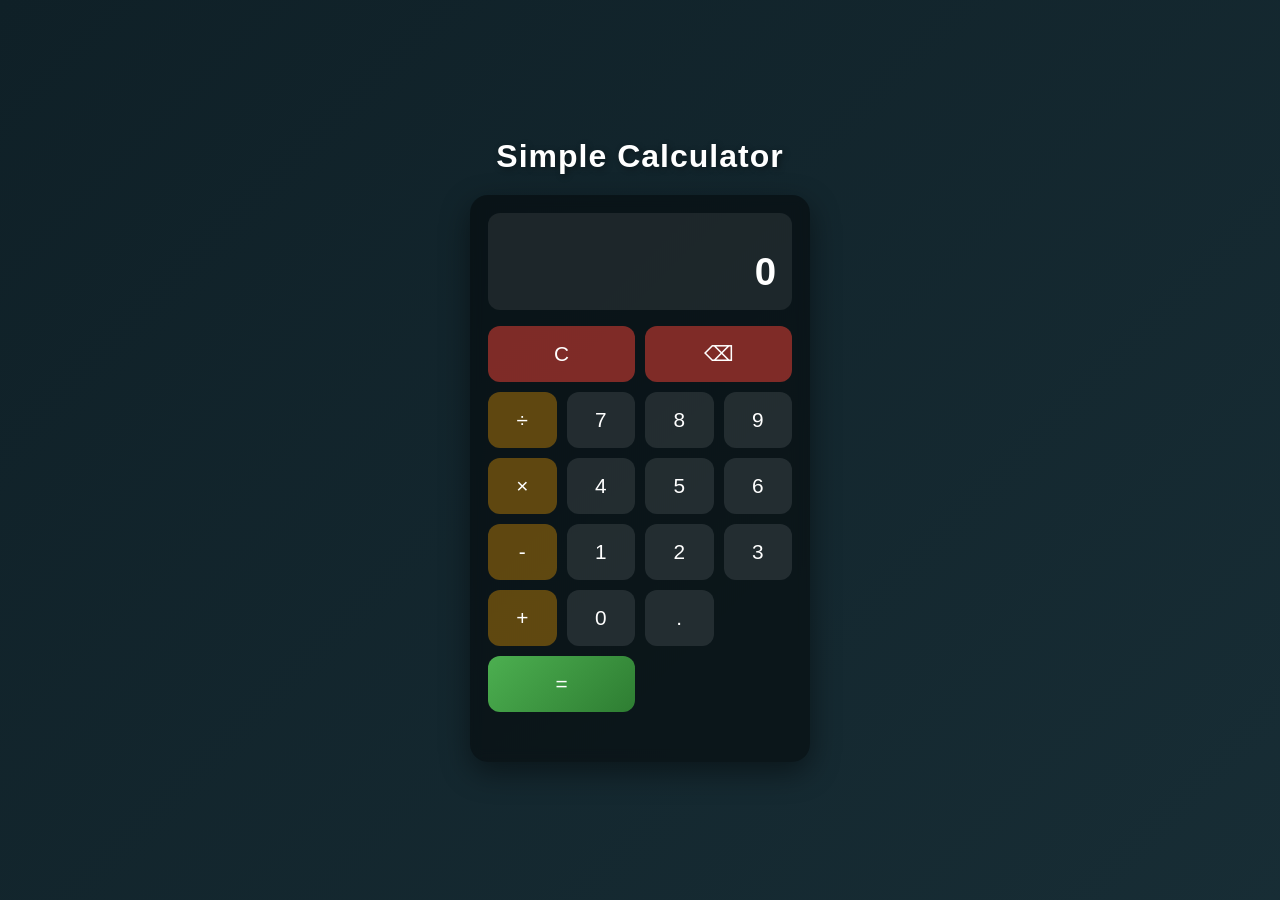
<file: calculator.html>
<!DOCTYPE html>
<html lang="en">
<head>
<meta charset="UTF-8">
<meta name="viewport" content="width=device-width, initial-scale=1.0">
<title>Simple Calculator</title>
<style>
  * {
    margin: 0;
    padding: 0;
    box-sizing: border-box;
  }

  body {
    font-family: "Segoe UI", Arial, sans-serif;
    background: linear-gradient(135deg, #0f2027, #203a43, #2c5364);
    background-size: 400% 400%;
    animation: gradient 12s ease infinite;
    min-height: 100vh;
    color: #fff;
    display: flex;
    flex-direction: column;
    align-items: center;
    justify-content: center;
    padding: 20px;
    touch-action: manipulation;
    user-select: none;
    -webkit-user-select: none;
    -webkit-tap-highlight-color: transparent;
  }

  @keyframes gradient {
    0% { background-position: 0% 50%; }
    50% { background-position: 100% 50%; }
    100% { background-position: 0% 50%; }
  }

  h1 {
    font-size: 2rem;
    letter-spacing: 1px;
    text-shadow: 2px 2px 6px rgba(0, 0, 0, 0.4);
    margin-bottom: 20px;
  }

  .calculator {
    width: 100%;
    max-width: 340px;
    background: rgba(0, 0, 0, 0.45);
    border-radius: 18px;
    padding: 18px;
    box-shadow: 0 10px 30px rgba(0, 0, 0, 0.45);
    backdrop-filter: blur(6px);
  }

  .display {
    background: rgba(255, 255, 255, 0.08);
    border-radius: 12px;
    padding: 16px;
    margin-bottom: 16px;
    text-align: right;
    min-height: 88px;
    display: flex;
    flex-direction: column;
    justify-content: flex-end;
    word-break: break-all;
  }

  .expression {
    font-size: 1.1rem;
    color: #9fd8ef;
    min-height: 22px;
    opacity: 0.9;
  }

  .result {
    font-size: 2.4rem;
    font-weight: 600;
    line-height: 1.1;
  }

  .buttons {
    display: grid;
    grid-template-columns: repeat(4, 1fr);
    gap: 10px;
  }

  button {
    font-family: inherit;
    font-size: 1.3rem;
    padding: 16px 0;
    border: none;
    border-radius: 12px;
    background: rgba(255, 255, 255, 0.1);
    color: #fff;
    cursor: pointer;
    transition: transform 0.08s ease, background 0.15s ease;
  }

  button:hover {
    background: rgba(255, 255, 255, 0.2);
  }

  button:active {
    transform: scale(0.94);
  }

  .op {
    background: rgba(255, 165, 0, 0.35);
  }

  .op:hover {
    background: rgba(255, 165, 0, 0.5);
  }

  .clear {
    background: rgba(244, 67, 54, 0.5);
    grid-column: span 2;
  }

  .clear:hover {
    background: rgba(244, 67, 54, 0.7);
  }

  .equals {
    background: linear-gradient(135deg, #4caf50, #2e7d32);
    grid-column: span 2;
  }

  .equals:hover {
    filter: brightness(1.15);
  }

  .warning {
    color: #ffb3b3;
    font-size: 0.9rem;
    min-height: 20px;
    margin-top: 12px;
    text-align: center;
  }
</style>
</head>
<body>
  <h1>Simple Calculator</h1>

  <div class="calculator">
    <div class="display">
      <div class="expression" id="expression"></div>
      <div class="result" id="result">0</div>
    </div>

    <div class="buttons">
      <button class="clear" id="clear">C</button>
      <button class="clear" id="backspace">&#9003;</button>
      <button class="op" data-op="&#247;">&#247;</button>
      <button data-num="7">7</button>
      <button data-num="8">8</button>
      <button data-num="9">9</button>
      <button class="op" data-op="&#215;">&#215;</button>
      <button data-num="4">4</button>
      <button data-num="5">5</button>
      <button data-num="6">6</button>
      <button class="op" data-op="-">-</button>
      <button data-num="1">1</button>
      <button data-num="2">2</button>
      <button data-num="3">3</button>
      <button class="op" data-op="+">+</button>
      <button data-num="0">0</button>
      <button data-num=".">.</button>
      <button class="equals" id="equals">=</button>
    </div>

    <div class="warning" id="warning"></div>
  </div>

<script>
  const expressionEl = document.getElementById("expression");
  const resultEl = document.getElementById("result");
  const warningEl = document.getElementById("warning");

  let expression = "";
  let current = "";
  let lastWasOperator = false;

  function render() {
    expressionEl.textContent = expression;
    resultEl.textContent = current === "" ? "0" : current;
  }

  function setWarning(msg) {
    warningEl.textContent = msg;
  }

  function appendNumber(num) {
    setWarning("");
    if (num === "." && current.includes(".")) return;
    if (current === "0" && num !== ".") current = num;
    else current += num;
    lastWasOperator = false;
    render();
  }

  function chooseOperator(op) {
    setWarning("");
    if (expression === "" && current === "") return;
    if (current !== "") {
      expression = (expression + " " + current).trim() + " " + op;
      current = "";
    } else {
      expression = expression.slice(0, -1) + op;
    }
    lastWasOperator = true;
    render();
  }

  function calculate() {
    if (current === "") return;
    const full = expression + " " + current;
    const parts = full.split(" ");
    let total = parseFloat(parts[0]);
    for (let i = 1; i < parts.length; i += 2) {
      const operator = parts[i];
      const value = parseFloat(parts[i + 1]);
      switch (operator) {
        case "+": total += value; break;
        case "-": total -= value; break;
        case "×": total *= value; break;
        case "÷":
          if (value === 0) {
            setWarning("Cannot divide by zero");
            resultEl.textContent = "Error";
            return;
          }
          total /= value;
          break;
      }
    }
    expression = "";
    current = String(parseFloat(total.toPrecision(12)));
    render();
  }

  function clearAll() {
    expression = "";
    current = "";
    lastWasOperator = false;
    setWarning("");
    render();
  }

  function backspace() {
    setWarning("");
    if (current !== "") {
      current = current.slice(0, -1);
    } else if (expression !== "") {
      expression = expression.trim().replace(/ ?[+\-×÷]$/, "");
    }
    render();
  }

  document.querySelectorAll("[data-num]").forEach(btn => {
    btn.addEventListener("click", () => appendNumber(btn.dataset.num));
  });

  document.querySelectorAll("[data-op]").forEach(btn => {
    btn.addEventListener("click", () => chooseOperator(btn.dataset.op));
  });

  document.getElementById("clear").addEventListener("click", clearAll);
  document.getElementById("backspace").addEventListener("click", backspace);
  document.getElementById("equals").addEventListener("click", calculate);

  document.addEventListener("keydown", e => {
    if (/[0-9.]/.test(e.key)) appendNumber(e.key);
    else if (e.key === "+" || e.key === "-") chooseOperator(e.key);
    else if (e.key === "*") chooseOperator("×");
    else if (e.key === "/") { e.preventDefault(); chooseOperator("÷"); }
    else if (e.key === "Enter" || e.key === "=") calculate();
    else if (e.key === "Backspace") backspace();
    else if (e.key === "Escape") clearAll();
  });

  render();
</script>
</body>
</html>
</file>
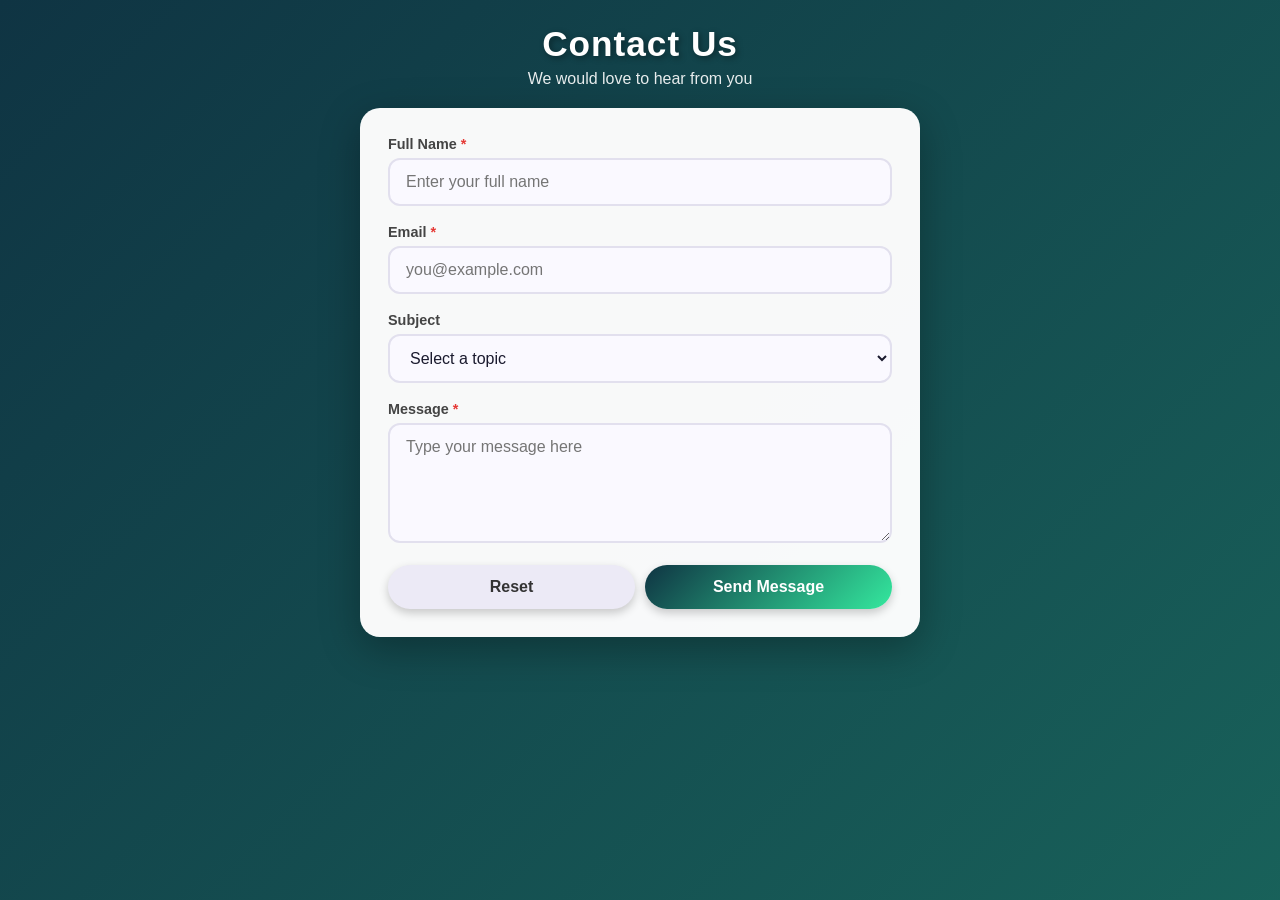
<file: contact.html>
<!DOCTYPE html>
<html lang="en">
<head>
<meta charset="UTF-8">
<meta name="viewport" content="width=device-width, initial-scale=1.0">
<title>Contact Form</title>
<style>
  * {
    margin: 0;
    padding: 0;
    box-sizing: border-box;
  }

  body {
    font-family: "Segoe UI", Arial, sans-serif;
    background: linear-gradient(135deg, #0f3443, #34e89e);
    background-size: 400% 400%;
    animation: gradient 12s ease infinite;
    min-height: 100vh;
    color: #fff;
    padding: 24px;
    touch-action: manipulation;
  }

  @keyframes gradient {
    0% { background-position: 0% 50%; }
    50% { background-position: 100% 50%; }
    100% { background-position: 0% 50%; }
  }

  .container {
    max-width: 560px;
    margin: 0 auto;
  }

  header {
    text-align: center;
    margin-bottom: 20px;
  }

  header h1 {
    font-size: 2.2rem;
    letter-spacing: 1px;
    text-shadow: 2px 2px 6px rgba(0, 0, 0, 0.4);
  }

  header p {
    margin-top: 6px;
    opacity: 0.9;
    font-size: 1rem;
  }

  .card {
    background: rgba(255, 255, 255, 0.97);
    color: #1a1a2e;
    border-radius: 20px;
    padding: 28px;
    box-shadow: 0 12px 40px rgba(0, 0, 0, 0.3);
    animation: slide-in 0.4s ease backwards;
  }

  @keyframes slide-in {
    0% { opacity: 0; transform: translateY(-10px); }
    100% { opacity: 1; transform: translateY(0); }
  }

  .field {
    margin-bottom: 18px;
  }

  .field label {
    display: block;
    font-weight: 600;
    font-size: 0.9rem;
    margin-bottom: 6px;
    color: #444;
  }

  .field label .req {
    color: #e53935;
  }

  .field input,
  .field select,
  .field textarea {
    width: 100%;
    padding: 13px 16px;
    border: 2px solid #e2e0ee;
    border-radius: 12px;
    font-size: 1rem;
    font-family: inherit;
    background: #faf9ff;
    color: #1a1a2e;
    outline: none;
    transition: border-color 0.15s, box-shadow 0.15s;
    resize: vertical;
  }

  .field input:focus,
  .field select:focus,
  .field textarea:focus {
    border-color: #0f3443;
    box-shadow: 0 0 0 3px rgba(15, 52, 67, 0.18);
    background: #fff;
  }

  .field.invalid input,
  .field.invalid select,
  .field.invalid textarea {
    border-color: #e53935;
    background: #fff5f5;
  }

  .field .error {
    display: none;
    color: #e53935;
    font-size: 0.82rem;
    margin-top: 5px;
  }

  .field.invalid .error {
    display: block;
  }

  .btn-row {
    display: flex;
    gap: 10px;
    margin-top: 8px;
  }

  button {
    font-family: inherit;
    font-size: 1rem;
    padding: 13px 20px;
    border: none;
    border-radius: 30px;
    font-weight: bold;
    cursor: pointer;
    box-shadow: 0 4px 10px rgba(0, 0, 0, 0.2);
    transition: transform 0.15s, box-shadow 0.15s, background 0.15s;
    flex: 1;
  }

  button:hover {
    transform: translateY(-2px);
    box-shadow: 0 6px 14px rgba(0, 0, 0, 0.25);
  }

  button:active {
    transform: translateY(1px);
  }

  .btn-submit {
    background: linear-gradient(135deg, #0f3443, #34e89e);
    color: #fff;
  }

  .btn-reset {
    background: #eceaf6;
    color: #333;
  }

  .btn-reset:hover {
    background: #ffd23f;
    color: #1a1a2e;
  }

  .success {
    display: none;
    align-items: center;
    gap: 10px;
    background: #e8f7ee;
    border: 2px solid #4caf50;
    color: #2e7d32;
    border-radius: 12px;
    padding: 13px 16px;
    font-weight: 600;
    margin-top: 18px;
    animation: slide-in 0.3s ease backwards;
  }

  .success.show {
    display: flex;
  }
</style>
</head>
<body>
  <div class="container">
    <header>
      <h1>Contact Us</h1>
      <p>We would love to hear from you</p>
    </header>

    <div class="card">
      <form id="contactForm" novalidate>
        <div class="field" id="f-name">
          <label for="name">Full Name <span class="req">*</span></label>
          <input type="text" id="name" placeholder="Enter your full name">
          <div class="error">Please enter your name</div>
        </div>

        <div class="field" id="f-email">
          <label for="email">Email <span class="req">*</span></label>
          <input type="email" id="email" placeholder="you@example.com">
          <div class="error">Please enter a valid email</div>
        </div>

        <div class="field" id="f-subject">
          <label for="subject">Subject</label>
          <select id="subject">
            <option value="">Select a topic</option>
            <option value="general">General Question</option>
            <option value="feedback">Feedback</option>
            <option value="support">Support</option>
            <option value="bug">Bug Report</option>
          </select>
          <div class="error">Please choose a subject</div>
        </div>

        <div class="field" id="f-message">
          <label for="message">Message <span class="req">*</span></label>
          <textarea id="message" rows="5" placeholder="Type your message here"></textarea>
          <div class="error">Please enter a message</div>
        </div>

        <div class="btn-row">
          <button type="button" class="btn-reset" id="resetBtn">Reset</button>
          <button type="submit" class="btn-submit" id="submitBtn">Send Message</button>
        </div>
      </form>

      <div class="success" id="successMsg">
        <span>&#10004;</span> Message sent! Thank you for contacting us.
      </div>
    </div>
  </div>

<script>
  const form = document.getElementById("contactForm");
  const successMsg = document.getElementById("successMsg");

  const nameInput = document.getElementById("name");
  const emailInput = document.getElementById("email");
  const subjectInput = document.getElementById("subject");
  const messageInput = document.getElementById("message");

  const emailRegex = /^[^\s@]+@[^\s@]+\.[^\s@]{2,}$/;

  function setInvalid(fieldId, invalid) {
    document.getElementById(fieldId).classList.toggle("invalid", invalid);
  }

  function validate() {
    let valid = true;

    const nameValid = nameInput.value.trim().length >= 2;
    setInvalid("f-name", !nameValid);

    const emailValid = emailRegex.test(emailInput.value.trim());
    setInvalid("f-email", !emailValid);

    const subjectValid = subjectInput.value !== "";
    setInvalid("f-subject", !subjectValid);

    const messageValid = messageInput.value.trim().length >= 5;
    setInvalid("f-message", !messageValid);

    return nameValid && emailValid && subjectValid && messageValid;
  }

  form.addEventListener("submit", e => {
    e.preventDefault();
    successMsg.classList.remove("show");
    if (validate()) {
      successMsg.classList.add("show");
      form.reset();
    }
  });

  document.getElementById("resetBtn").addEventListener("click", () => {
    form.reset();
    successMsg.classList.remove("show");
    ["f-name", "f-email", "f-subject", "f-message"].forEach(id => {
      setInvalid(id, false);
    });
  });

  [nameInput, emailInput, subjectInput, messageInput].forEach(input => {
    input.addEventListener("input", () => {
      successMsg.classList.remove("show");
    });
  });
</script>
</body>
</html>
</file>
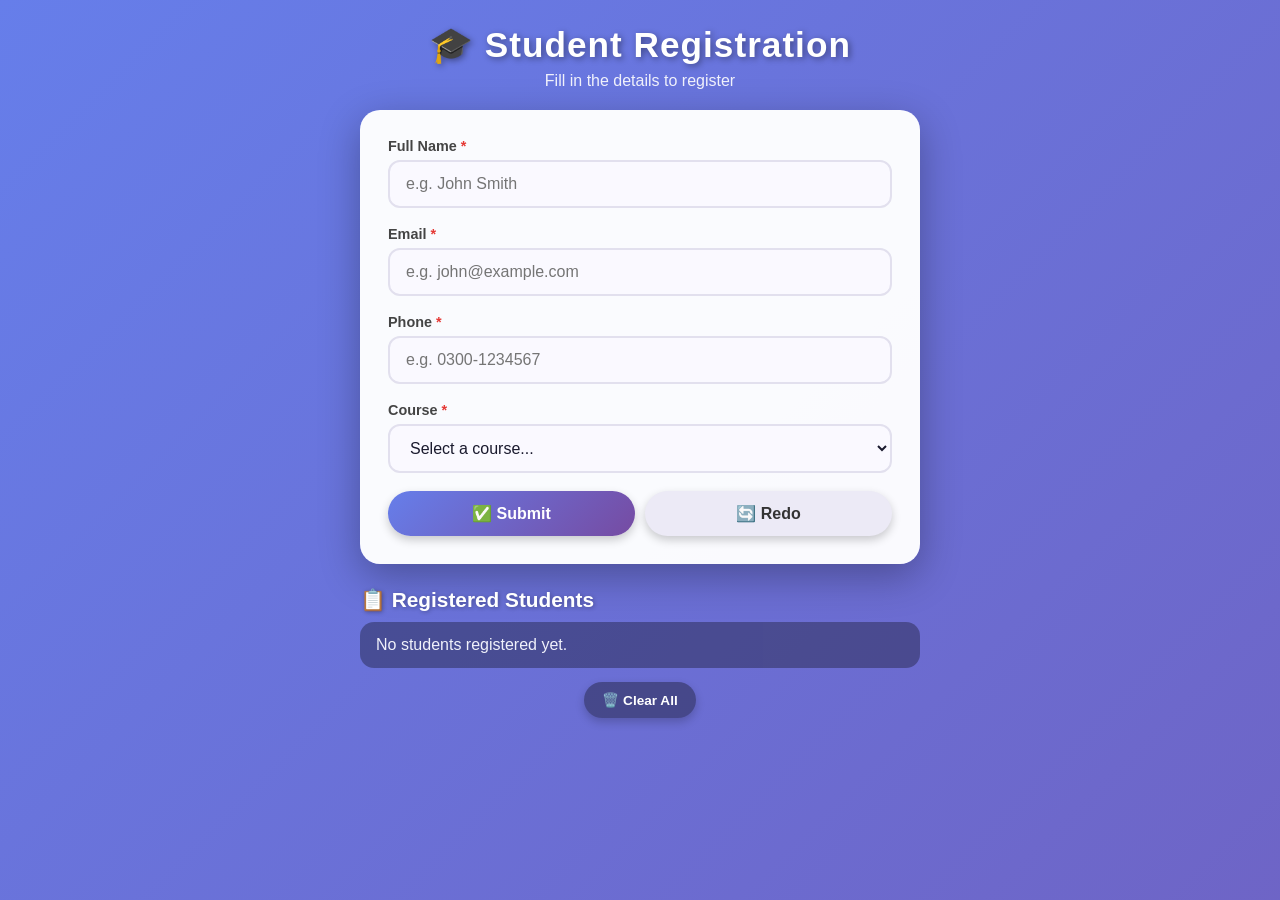
<file: registration.html>
<!DOCTYPE html>
<html lang="en">
<head>
<meta charset="UTF-8">
<meta name="viewport" content="width=device-width, initial-scale=1.0">
<title>Student Registration</title>
<style>
  * {
    margin: 0;
    padding: 0;
    box-sizing: border-box;
  }

  body {
    font-family: "Segoe UI", Arial, sans-serif;
    background: linear-gradient(135deg, #667eea, #764ba2, #f093fb);
    background-size: 400% 400%;
    animation: gradient 12s ease infinite;
    min-height: 100vh;
    color: #fff;
    padding: 24px;
    touch-action: manipulation;
  }

  @keyframes gradient {
    0% { background-position: 0% 50%; }
    50% { background-position: 100% 50%; }
    100% { background-position: 0% 50%; }
  }

  .container {
    max-width: 560px;
    margin: 0 auto;
  }

  header {
    text-align: center;
    margin-bottom: 20px;
  }

  header h1 {
    font-size: 2.2rem;
    letter-spacing: 1px;
    text-shadow: 2px 2px 6px rgba(0, 0, 0, 0.4);
  }

  header p {
    margin-top: 6px;
    opacity: 0.9;
    font-size: 1rem;
  }

  .card {
    background: rgba(255, 255, 255, 0.97);
    color: #1a1a2e;
    border-radius: 20px;
    padding: 28px;
    box-shadow: 0 12px 40px rgba(0, 0, 0, 0.3);
    animation: slide-in 0.4s ease backwards;
  }

  @keyframes slide-in {
    0% { opacity: 0; transform: translateY(-10px); }
    100% { opacity: 1; transform: translateY(0); }
  }

  .field {
    margin-bottom: 18px;
  }

  .field label {
    display: block;
    font-weight: 600;
    font-size: 0.9rem;
    margin-bottom: 6px;
    color: #444;
  }

  .field label .req {
    color: #e53935;
  }

  .field input,
  .field select {
    width: 100%;
    padding: 13px 16px;
    border: 2px solid #e2e0ee;
    border-radius: 12px;
    font-size: 1rem;
    font-family: inherit;
    background: #faf9ff;
    color: #1a1a2e;
    outline: none;
    transition: border-color 0.15s, box-shadow 0.15s;
  }

  .field input:focus,
  .field select:focus {
    border-color: #764ba2;
    box-shadow: 0 0 0 3px rgba(118, 75, 162, 0.18);
    background: #fff;
  }

  .field.invalid input,
  .field.invalid select {
    border-color: #e53935;
    background: #fff5f5;
  }

  .field .error {
    display: none;
    color: #e53935;
    font-size: 0.82rem;
    margin-top: 5px;
  }

  .field.invalid .error {
    display: block;
  }

  .btn-row {
    display: flex;
    gap: 10px;
    margin-top: 8px;
  }

  button {
    font-family: inherit;
    font-size: 1rem;
    padding: 13px 20px;
    border: none;
    border-radius: 30px;
    font-weight: bold;
    cursor: pointer;
    box-shadow: 0 4px 10px rgba(0, 0, 0, 0.2);
    transition: transform 0.15s, box-shadow 0.15s, background 0.15s;
    flex: 1;
  }

  button:hover {
    transform: translateY(-2px);
    box-shadow: 0 6px 14px rgba(0, 0, 0, 0.25);
  }

  button:active {
    transform: translateY(1px);
  }

  .btn-submit {
    background: linear-gradient(135deg, #667eea, #764ba2);
    color: #fff;
  }

  .btn-redo {
    background: #eceaf6;
    color: #333;
  }

  .btn-redo:hover {
    background: #ffd23f;
    color: #1a1a2e;
  }

  .success {
    display: none;
    align-items: center;
    gap: 10px;
    background: #e8f7ee;
    border: 2px solid #4caf50;
    color: #2e7d32;
    border-radius: 12px;
    padding: 13px 16px;
    font-weight: 600;
    margin-top: 18px;
    animation: slide-in 0.3s ease backwards;
  }

  .success.show {
    display: flex;
  }

  .registrations {
    margin-top: 24px;
  }

  .registrations h2 {
    font-size: 1.3rem;
    text-shadow: 1px 1px 4px rgba(0, 0, 0, 0.3);
    margin-bottom: 10px;
  }

  .reg-item {
    background: rgba(0, 0, 0, 0.35);
    border-radius: 14px;
    padding: 14px 16px;
    margin-bottom: 10px;
    animation: slide-in 0.3s ease backwards;
    word-break: break-word;
  }

  .reg-item .name {
    font-weight: bold;
    font-size: 1.05rem;
  }

  .reg-item .meta {
    font-size: 0.9rem;
    opacity: 0.92;
    margin-top: 3px;
    line-height: 1.5;
  }

  .reg-item .badge {
    display: inline-block;
    margin-top: 6px;
    padding: 3px 12px;
    border-radius: 20px;
    font-size: 0.78rem;
    font-weight: bold;
    background: rgba(255, 210, 63, 0.25);
    color: #ffd23f;
    border: 1px solid #ffd23f;
  }

  .clear-row {
    text-align: center;
    margin-top: 14px;
  }

  .clear-row button {
    background: rgba(0, 0, 0, 0.35);
    color: #fff;
    font-size: 0.85rem;
    padding: 10px 18px;
    flex: none;
  }

  .clear-row button:hover {
    background: #f44336;
    color: #fff;
  }

  @media (max-width: 520px) {
    body {
      padding: 14px;
    }

    header h1 {
      font-size: 1.7rem;
    }

    .card {
      padding: 20px;
      border-radius: 16px;
    }

    .btn-row {
      flex-direction: column;
    }

    button {
      width: 100%;
    }
  }
</style>
</head>
<body>

  <div class="container">
    <header>
      <h1>🎓 Student Registration</h1>
      <p>Fill in the details to register</p>
    </header>

    <div class="card">
      <form id="reg-form" novalidate>
        <div class="field" data-field="name">
          <label for="name">Full Name <span class="req">*</span></label>
          <input type="text" id="name" name="name" placeholder="e.g. John Smith" maxlength="80" autocomplete="name">
          <div class="error">Please enter your full name.</div>
        </div>

        <div class="field" data-field="email">
          <label for="email">Email <span class="req">*</span></label>
          <input type="email" id="email" name="email" placeholder="e.g. john@example.com" maxlength="100" autocomplete="email">
          <div class="error">Please enter a valid email address.</div>
        </div>

        <div class="field" data-field="phone">
          <label for="phone">Phone <span class="req">*</span></label>
          <input type="tel" id="phone" name="phone" placeholder="e.g. 0300-1234567" maxlength="20" autocomplete="tel">
          <div class="error">Please enter a valid phone number (digits, spaces, +, -).</div>
        </div>

        <div class="field" data-field="course">
          <label for="course">Course <span class="req">*</span></label>
          <select id="course" name="course">
            <option value="">Select a course...</option>
            <option value="Web Development">Web Development</option>
            <option value="Mobile App Development">Mobile App Development</option>
            <option value="Data Science">Data Science</option>
            <option value="Graphic Design">Graphic Design</option>
            <option value="English Language">English Language</option>
            <option value="Accounting">Accounting</option>
          </select>
          <div class="error">Please choose a course.</div>
        </div>

        <div class="btn-row">
          <button type="submit" class="btn-submit">✅ Submit</button>
          <button type="button" class="btn-redo" id="redo-btn">🔄 Redo</button>
        </div>
      </form>

      <div class="success" id="success-msg">🎉 Registration successful! Welcome, <span id="success-name"></span>.</div>
    </div>

    <div class="registrations">
      <h2>📋 Registered Students</h2>
      <div id="reg-list"></div>
      <div class="clear-row">
        <button id="clear-btn">🗑️ Clear All</button>
      </div>
    </div>
  </div>

<script>
const STORAGE_KEY = "student-registrations";

let students = JSON.parse(localStorage.getItem(STORAGE_KEY)) || [];

const form = document.getElementById("reg-form");
const redoBtn = document.getElementById("redo-btn");
const successMsg = document.getElementById("success-msg");
const successName = document.getElementById("success-name");
const regList = document.getElementById("reg-list");
const clearBtn = document.getElementById("clear-btn");

const fields = ["name", "email", "phone", "course"];

function validateField(field) {
  const el = document.getElementById(field);
  const wrapper = document.querySelector('.field[data-field="' + field + '"]');
  const value = el.value.trim();

  if (!value) {
    wrapper.classList.add("invalid");
    return false;
  }

  if (field === "email" && !/^[^\s@]+@[^\s@]+\.[^\s@]{2,}$/.test(value)) {
    wrapper.classList.add("invalid");
    return false;
  }

  if (field === "phone" && !/^[0-9+\-() ]{7,20}$/.test(value)) {
    wrapper.classList.add("invalid");
    return false;
  }

  wrapper.classList.remove("invalid");
  return true;
}

function save() {
  localStorage.setItem(STORAGE_KEY, JSON.stringify(students));
}

function renderList() {
  regList.innerHTML = "";
  if (!students.length) {
    regList.innerHTML = '<p class="reg-item" style="opacity:0.9">No students registered yet.</p>';
    return;
  }
  students.forEach((s) => {
    const div = document.createElement("div");
    div.className = "reg-item";
    div.innerHTML =
      '<div class="name">' + escapeHtml(s.name) + '</div>' +
      '<div class="meta">📧 ' + escapeHtml(s.email) + '<br>📞 ' + escapeHtml(s.phone) + '</div>' +
      '<span class="badge">📘 ' + escapeHtml(s.course) + '</span>';
    regList.appendChild(div);
  });
}

function escapeHtml(str) {
  return str.replace(/[&<>"']/g, (c) => ({
    "&": "&amp;", "<": "&lt;", ">": "&gt;", '"': "&quot;", "'": "&#39;"
  }[c]));
}

function clearErrors() {
  fields.forEach((f) => document.querySelector('.field[data-field="' + f + '"]').classList.remove("invalid"));
}

function resetForm() {
  form.reset();
  clearErrors();
  successMsg.classList.remove("show");
  document.getElementById("name").focus();
}

fields.forEach((f) => {
  const el = document.getElementById(f);
  el.addEventListener("input", () => {
    document.querySelector('.field[data-field="' + f + '"]').classList.remove("invalid");
  });
});

form.addEventListener("submit", (e) => {
  e.preventDefault();
  clearErrors();

  const valid = fields.map(validateField).every(Boolean);
  if (!valid) {
    const firstInvalid = document.querySelector(".field.invalid input, .field.invalid select");
    if (firstInvalid) firstInvalid.focus();
    return;
  }

  const student = {
    name: document.getElementById("name").value.trim(),
    email: document.getElementById("email").value.trim(),
    phone: document.getElementById("phone").value.trim(),
    course: document.getElementById("course").value
  };

  students.unshift(student);
  save();
  renderList();

  successName.textContent = student.name;
  successMsg.classList.add("show");
  form.reset();
  clearErrors();
});

redoBtn.addEventListener("click", resetForm);

clearBtn.addEventListener("click", () => {
  if (students.length && confirm("Clear all registered students?")) {
    students = [];
    save();
    renderList();
  }
});

renderList();
</script>
</body>
</html>
</file>
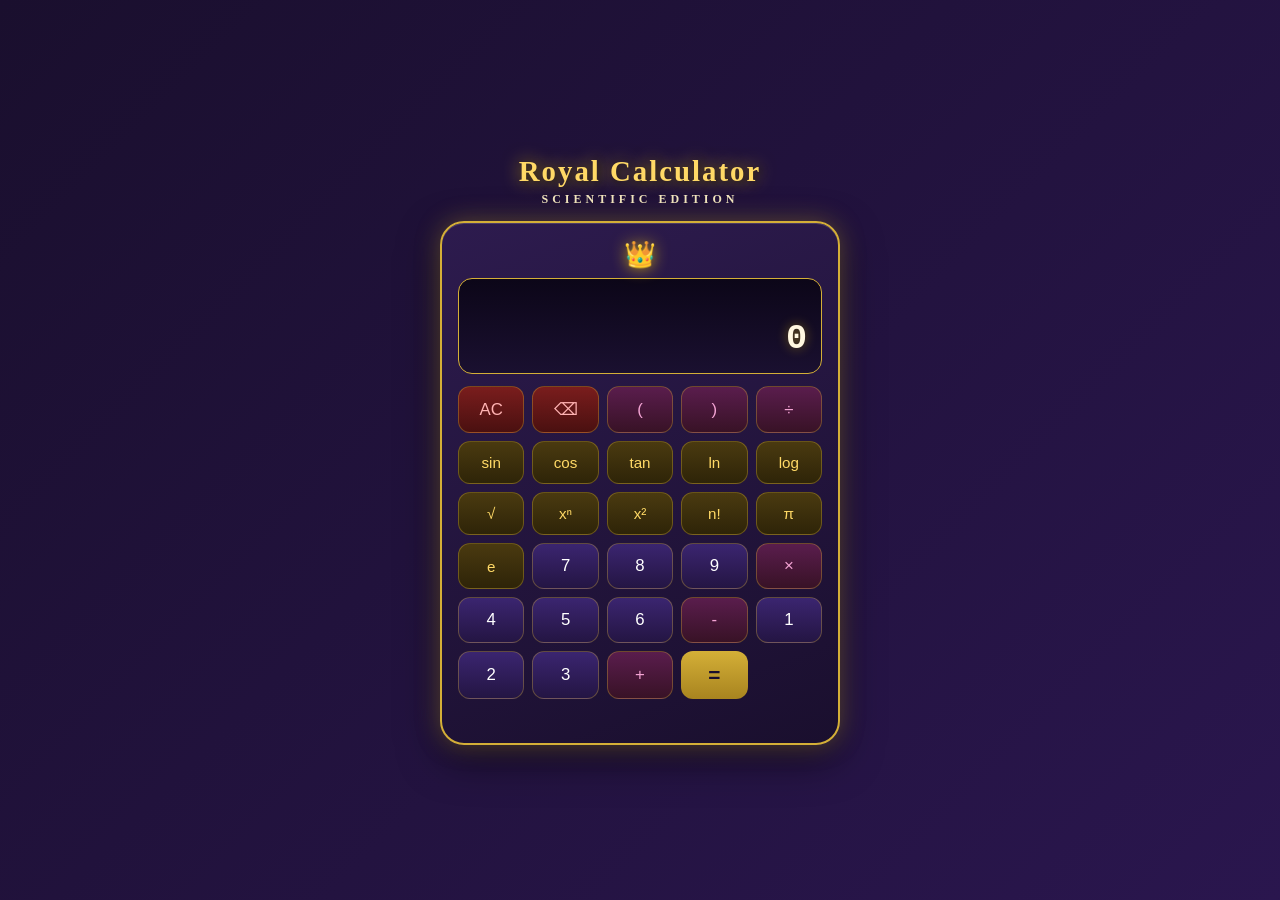
<file: scientific-calculator.html>
<!DOCTYPE html>
<html lang="en">
<head>
<meta charset="UTF-8">
<meta name="viewport" content="width=device-width, initial-scale=1.0">
<title>Royal Scientific Calculator</title>
<style>
  * {
    margin: 0;
    padding: 0;
    box-sizing: border-box;
  }

  body {
    font-family: "Segoe UI", "Times New Roman", serif;
    background: linear-gradient(135deg, #1a0f2e, #3a1d6e, #6b2fa0);
    background-size: 400% 400%;
    animation: gradient 14s ease infinite;
    min-height: 100vh;
    color: #fff;
    display: flex;
    flex-direction: column;
    align-items: center;
    justify-content: center;
    padding: 16px;
    touch-action: manipulation;
    user-select: none;
    -webkit-user-select: none;
    -webkit-tap-highlight-color: transparent;
  }

  @keyframes gradient {
    0% { background-position: 0% 50%; }
    50% { background-position: 100% 50%; }
    100% { background-position: 0% 50%; }
  }

  h1 {
    font-family: Georgia, "Times New Roman", serif;
    font-size: 1.8rem;
    letter-spacing: 2px;
    text-shadow: 0 0 18px rgba(255, 215, 0, 0.6), 2px 2px 6px rgba(0, 0, 0, 0.5);
    margin-bottom: 14px;
    text-align: center;
    color: #ffd966;
  }

  h1 span {
    display: block;
    font-size: 0.75rem;
    letter-spacing: 4px;
    text-transform: uppercase;
    color: #f4e8c1;
    text-shadow: none;
    margin-top: 4px;
  }

  .calculator {
    width: 100%;
    max-width: 400px;
    background: linear-gradient(160deg, #2d1b4e, #1a0f2e);
    border: 2px solid #d4af37;
    border-radius: 24px;
    padding: 16px;
    box-shadow:
      0 0 25px rgba(212, 175, 55, 0.35),
      0 14px 40px rgba(0, 0, 0, 0.55),
      inset 0 1px 0 rgba(255, 255, 255, 0.15);
  }

  .crown {
    text-align: center;
    font-size: 1.6rem;
    margin-bottom: 8px;
    filter: drop-shadow(0 0 8px rgba(255, 215, 0, 0.7));
    animation: shimmer 3s ease-in-out infinite;
  }

  @keyframes shimmer {
    0%, 100% { opacity: 1; }
    50% { opacity: 0.6; }
  }

  .display {
    background: linear-gradient(180deg, #0c0618, #1a1030);
    border: 1px solid #d4af37;
    border-radius: 14px;
    padding: 14px;
    margin-bottom: 12px;
    text-align: right;
    min-height: 96px;
    display: flex;
    flex-direction: column;
    justify-content: flex-end;
    word-break: break-all;
    font-family: "Consolas", "Courier New", monospace;
  }

  .expression {
    font-size: 1rem;
    color: #e6c96b;
    min-height: 20px;
    opacity: 0.9;
  }

  .result {
    font-size: 2.2rem;
    font-weight: 700;
    line-height: 1.1;
    color: #fff7e0;
    text-shadow: 0 0 12px rgba(255, 215, 0, 0.4);
  }

  .buttons {
    display: grid;
    grid-template-columns: repeat(5, 1fr);
    gap: 8px;
  }

  button {
    font-family: "Segoe UI", Arial, sans-serif;
    font-size: 1.05rem;
    padding: 12px 0;
    border: 1px solid rgba(212, 175, 55, 0.35);
    border-radius: 12px;
    background: linear-gradient(180deg, #3b2570, #241543);
    color: #fff;
    cursor: pointer;
    transition: transform 0.08s ease, filter 0.15s ease, border-color 0.15s ease;
  }

  button:hover {
    filter: brightness(1.25);
    border-color: #d4af37;
  }

  button:active {
    transform: scale(0.93);
  }

  .fn {
    background: linear-gradient(180deg, #4a3a10, #2e2408);
    color: #ffd966;
    font-size: 0.95rem;
  }

  .op {
    background: linear-gradient(180deg, #5a1d4d, #381226);
    color: #f4a4d4;
  }

  .equals {
    background: linear-gradient(180deg, #d4af37, #a8841f);
    color: #1a0f2e;
    font-weight: 700;
    font-size: 1.3rem;
    border: none;
  }

  .equals:hover {
    filter: brightness(1.15);
  }

  .clear {
    background: linear-gradient(180deg, #7a1d1d, #4a1010);
    color: #ffb3b3;
  }

  .warning {
    color: #ffb3b3;
    font-size: 0.85rem;
    min-height: 18px;
    margin-top: 10px;
    text-align: center;
  }
</style>
</head>
<body>
  <h1>Royal Calculator<span>Scientific Edition</span></h1>

  <div class="calculator">
    <div class="crown">&#128081;</div>
    <div class="display">
      <div class="expression" id="expression"></div>
      <div class="result" id="result">0</div>
    </div>

    <div class="buttons">
      <button class="clear" id="clear">AC</button>
      <button class="clear" id="backspace">&#9003;</button>
      <button class="op" data-op="(">(</button>
      <button class="op" data-op=")">)</button>
      <button class="op" data-op="&#247;">&#247;</button>

      <button class="fn" data-fn="sin">sin</button>
      <button class="fn" data-fn="cos">cos</button>
      <button class="fn" data-fn="tan">tan</button>
      <button class="fn" data-fn="ln">ln</button>
      <button class="fn" data-fn="log">log</button>

      <button class="fn" data-fn="&#8730;">&#8730;</button>
      <button class="fn" data-fn="x^y">x&#8319;</button>
      <button class="fn" data-fn="x&#178;">x&#178;</button>
      <button class="fn" data-fn="n!">n!</button>
      <button class="fn" data-fn="&#960;">&#960;</button>

      <button class="fn" data-fn="e">e</button>
      <button data-num="7">7</button>
      <button data-num="8">8</button>
      <button data-num="9">9</button>
      <button class="op" data-op="&#215;">&#215;</button>

      <button data-num="4">4</button>
      <button data-num="5">5</button>
      <button data-num="6">6</button>
      <button class="op" data-op="-">-</button>
      <button data-num="1">1</button>

      <button data-num="2">2</button>
      <button data-num="3">3</button>
      <button class="op" data-op="+">+</button>
      <button class="equals" id="equals">=</button>
    </div>

    <div class="warning" id="warning"></div>
  </div>

<script>
  const expressionEl = document.getElementById("expression");
  const resultEl = document.getElementById("result");
  const warningEl = document.getElementById("warning");

  let expression = "";
  let lastWasNumber = false;
  let lastWasOperator = false;

  function render() {
    expressionEl.textContent = expression;
    resultEl.textContent = expression === "" ? "0" : expression;
  }

  function setWarning(msg) {
    warningEl.textContent = msg;
  }

  function appendText(text) {
    setWarning("");
    expression += text;
    lastWasNumber = /[0-9.)]$/.test(expression);
    lastWasOperator = false;
    render();
  }

  function handleNum(num) {
    if (num === "." && lastWasNumber && /\.\d*$/.test(expression.split(/[+\-×÷^()]/).pop())) {
      setWarning("Already a decimal point");
      return;
    }
    appendText(num);
  }

  function handleOperator(op) {
    if (expression === "" || lastWasOperator) {
      setWarning("Enter a number first");
      return;
    }
    appendText(" " + op + " ");
    lastWasOperator = true;
  }

  function handleFunction(fn) {
    switch (fn) {
      case "π":
        appendText("3.1415926536");
        break;
      case "e":
        appendText("2.7182818285");
        break;
      default:
        appendText(fn + "(");
    }
  }

  function evaluate() {
    if (expression === "") return;
    try {
      let expr = expression
        .replace(/×/g, "*")
        .replace(/÷/g, "/")
        .replace(/sin\(/g, "Math.sin(")
        .replace(/cos\(/g, "Math.cos(")
        .replace(/tan\(/g, "Math.tan(")
        .replace(/ln\(/g, "Math.log(")
        .replace(/log\(/g, "Math.log10(")
        .replace(/√\(/g, "Math.sqrt(")
        .replace(/x\^y\(/g, "")
        .replace(/\^/g, "**")
        .replace(/x²\(/g, "")
        .replace(/²/g, "**2")
        .replace(/n!\(/g, "");

      if (expr.includes("!")) {
        expr = expr.replace(/(\d+)!/g, "factorial($1)");
      }

      let result = Function("factorial", '"use strict"; return (' + expr + ")")(factorial);
      if (typeof result !== "number" || !isFinite(result)) {
        throw new Error("NaN");
      }
      result = parseFloat(result.toPrecision(12));
      expression = String(result);
      lastWasNumber = true;
      lastWasOperator = false;
      setWarning("");
      render();
    } catch (err) {
      setWarning("Invalid expression");
    }
  }

  function factorial(n) {
    if (n < 0) return NaN;
    if (n === 0 || n === 1) return 1;
    if (!Number.isInteger(n)) return gamma(n + 1);
    let total = 1;
    for (let i = 2; i <= n; i++) total *= i;
    return total;
  }

  function gamma(z) {
    const g = 7;
    const C = [0.99999999999980993, 676.5203681218851, -1259.1392167224028,
      771.32342877765313, -176.61502916214059, 12.507343278686905,
      -0.13857109526572012, 9.9843695780195716e-6, 1.5056327351493116e-7];
    if (z < 0.5) return Math.PI / (Math.sin(Math.PI * z) * gamma(1 - z));
    z -= 1;
    let x = C[0];
    for (let i = 1; i < g + 2; i++) x += C[i] / (z + i);
    const t = z + g + 0.5;
    return Math.sqrt(2 * Math.PI) * Math.pow(t, z + 0.5) * Math.exp(-t) * x;
  }

  function handlePower(kind) {
    if (kind === "x²") {
      appendText("²");
      return;
    }
    if (kind === "x^y") {
      if (expression === "" || lastWasOperator) {
        setWarning("Enter a number first");
        return;
      }
      appendText(" ^ ");
      lastWasOperator = true;
      return;
    }
    if (kind === "n!") {
      if (expression === "" || lastWasOperator) {
        setWarning("Enter a number first");
        return;
      }
      appendText("!");
      return;
    }
    if (kind === "√") {
      appendText("√(");
    }
  }

  function clearAll() {
    expression = "";
    setWarning("");
    render();
  }

  function backspace() {
    setWarning("");
    let e = expression;
    if (/ [+\-×÷^] $/.test(e)) {
      expression = e.slice(0, -3);
    } else if (/(sin|cos|tan|log|sqrt)\($/.test(e)) {
      expression = e.slice(0, -e.match(/(sin|cos|tan|log|sqrt)\($/)[0].length);
    } else if (e.endsWith("ln(") || e.endsWith("n!") || e.endsWith("²")) {
      expression = e.slice(0, -1);
      if (e.endsWith("ln(")) expression = e.slice(0, -2);
    } else {
      expression = e.slice(0, -1);
    }
    lastWasNumber = /[0-9.)]$/.test(expression);
    lastWasOperator = false;
    render();
  }

  document.querySelectorAll("[data-num]").forEach(btn => {
    btn.addEventListener("click", () => handleNum(btn.dataset.num));
  });

  document.querySelectorAll("[data-op]").forEach(btn => {
    btn.addEventListener("click", () => handleOperator(btn.dataset.op));
  });

  document.querySelectorAll("[data-fn]").forEach(btn => {
    const fn = btn.dataset.fn;
    if (fn === "x²" || fn === "x^y" || fn === "n!" || fn === "√") {
      btn.addEventListener("click", () => handlePower(fn));
    } else {
      btn.addEventListener("click", () => handleFunction(fn));
    }
  });

  document.getElementById("clear").addEventListener("click", clearAll);
  document.getElementById("backspace").addEventListener("click", backspace);
  document.getElementById("equals").addEventListener("click", evaluate);

  document.addEventListener("keydown", e => {
    if (/[0-9.]/.test(e.key)) handleNum(e.key);
    else if ("+-*/".includes(e.key)) handleOperator(e.key === "*" ? "×" : e.key === "/" ? "÷" : e.key);
    else if (e.key === "(" || e.key === ")") appendText(e.key);
    else if (e.key === "Enter" || e.key === "=") { e.preventDefault(); evaluate(); }
    else if (e.key === "Backspace") backspace();
    else if (e.key === "Escape") clearAll();
  });

  render();
</script>
</body>
</html>
</file>
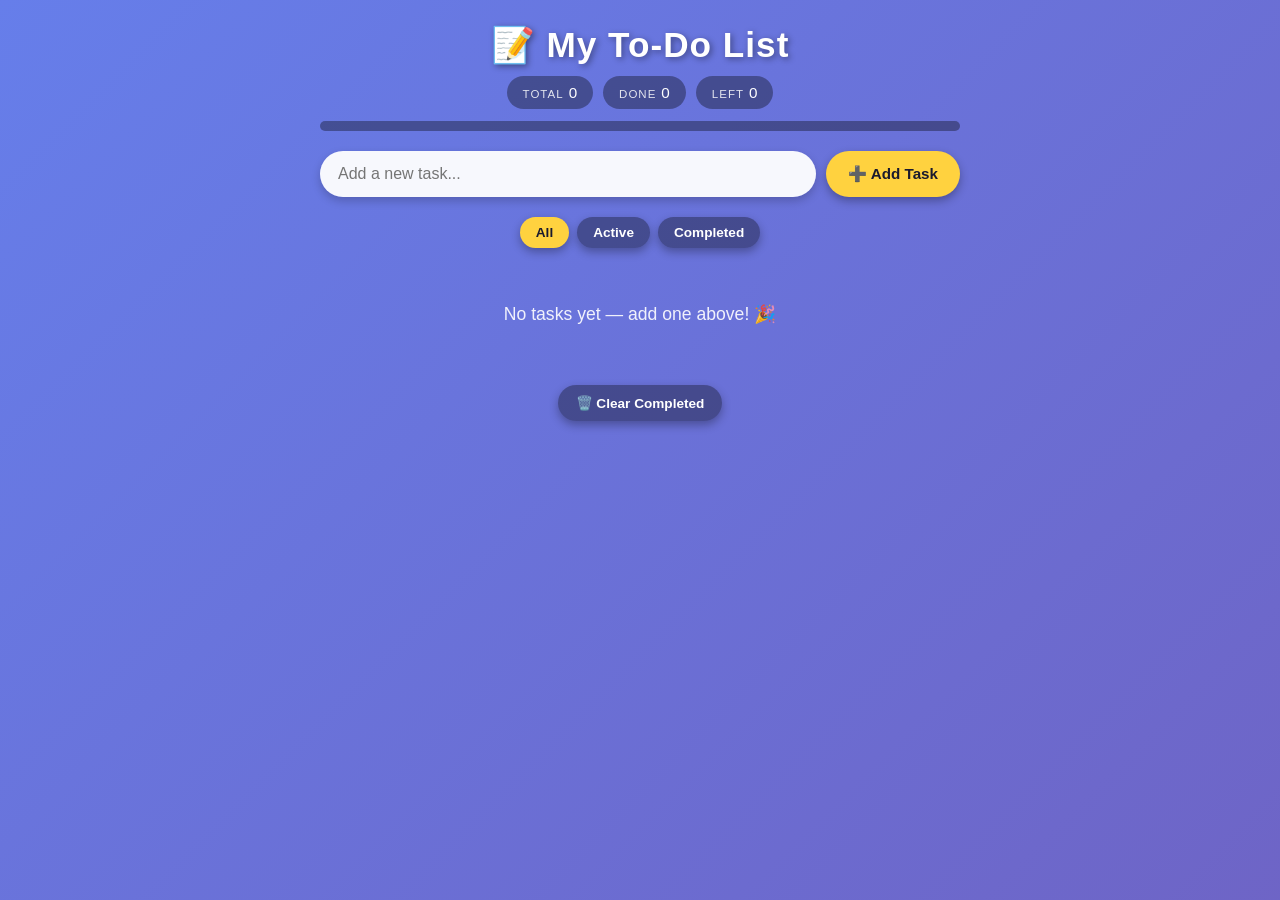
<file: todo.html>
<!DOCTYPE html>
<html lang="en">
<head>
<meta charset="UTF-8">
<meta name="viewport" content="width=device-width, initial-scale=1.0">
<title>My To-Do List</title>
<style>
  * {
    margin: 0;
    padding: 0;
    box-sizing: border-box;
  }

  body {
    font-family: "Segoe UI", Arial, sans-serif;
    background: linear-gradient(135deg, #667eea, #764ba2, #f093fb);
    background-size: 400% 400%;
    animation: gradient 12s ease infinite;
    min-height: 100vh;
    color: #fff;
    padding: 24px;
  }

  @keyframes gradient {
    0% { background-position: 0% 50%; }
    50% { background-position: 100% 50%; }
    100% { background-position: 0% 50%; }
  }

  .container {
    max-width: 640px;
    margin: 0 auto;
  }

  header {
    text-align: center;
    margin-bottom: 20px;
  }

  header h1 {
    font-size: 2.2rem;
    letter-spacing: 1px;
    text-shadow: 2px 2px 6px rgba(0, 0, 0, 0.4);
  }

  .stats {
    display: flex;
    justify-content: center;
    gap: 10px;
    flex-wrap: wrap;
    margin-top: 10px;
  }

  .stat {
    background: rgba(0, 0, 0, 0.35);
    padding: 8px 16px;
    border-radius: 30px;
    font-size: 0.95rem;
  }

  .stat .label {
    font-size: 0.72rem;
    text-transform: uppercase;
    letter-spacing: 1px;
    opacity: 0.85;
    margin-right: 5px;
  }

  .progress {
    width: 100%;
    height: 10px;
    background: rgba(0, 0, 0, 0.35);
    border-radius: 10px;
    margin-top: 12px;
    overflow: hidden;
  }

  .progress-fill {
    height: 100%;
    width: 0%;
    background: linear-gradient(90deg, #4caf50, #ffd23f);
    border-radius: 10px;
    transition: width 0.4s ease;
  }

  .add-form {
    display: flex;
    gap: 10px;
    margin-bottom: 20px;
  }

  .add-form input {
    flex: 1;
    padding: 14px 18px;
    border: none;
    border-radius: 30px;
    font-size: 1rem;
    font-family: inherit;
    outline: none;
    background: rgba(255, 255, 255, 0.95);
    box-shadow: 0 4px 10px rgba(0, 0, 0, 0.2);
  }

  button {
    font-family: inherit;
    font-size: 0.95rem;
    padding: 12px 22px;
    border: none;
    border-radius: 30px;
    background: #ffd23f;
    color: #1a1a2e;
    font-weight: bold;
    cursor: pointer;
    box-shadow: 0 4px 10px rgba(0, 0, 0, 0.3);
    transition: transform 0.15s, box-shadow 0.15s;
    white-space: nowrap;
  }

  button:hover {
    transform: translateY(-2px);
    box-shadow: 0 6px 14px rgba(0, 0, 0, 0.35);
  }

  button:active {
    transform: translateY(1px);
  }

  .filters {
    display: flex;
    justify-content: center;
    gap: 8px;
    margin-bottom: 16px;
    flex-wrap: wrap;
  }

  .filters button {
    padding: 8px 16px;
    font-size: 0.85rem;
    background: rgba(0, 0, 0, 0.35);
    color: #fff;
  }

  .filters button.active {
    background: #ffd23f;
    color: #1a1a2e;
  }

  .list {
    list-style: none;
    display: flex;
    flex-direction: column;
    gap: 10px;
  }

  .item {
    background: rgba(255, 255, 255, 0.95);
    color: #1a1a2e;
    border-radius: 14px;
    padding: 14px 16px;
    display: flex;
    align-items: center;
    gap: 12px;
    box-shadow: 0 4px 12px rgba(0, 0, 0, 0.25);
    animation: slide-in 0.25s ease backwards;
  }

  @keyframes slide-in {
    0% { opacity: 0; transform: translateY(-6px); }
    100% { opacity: 1; transform: translateY(0); }
  }

  .item.completed .text {
    text-decoration: line-through;
    opacity: 0.55;
  }

  .check {
    width: 26px;
    height: 26px;
    flex-shrink: 0;
    border-radius: 50%;
    border: 2px solid #764ba2;
    background: #fff;
    cursor: pointer;
    display: flex;
    align-items: center;
    justify-content: center;
    font-size: 0.9rem;
    color: transparent;
    transition: background 0.15s, color 0.15s;
  }

  .item.completed .check {
    background: #4caf50;
    border-color: #4caf50;
    color: #fff;
  }

  .text {
    flex: 1;
    font-size: 1.02rem;
    word-break: break-word;
  }

  .text input {
    width: 100%;
    font-family: inherit;
    font-size: 1.02rem;
    padding: 4px 8px;
    border: 2px solid #764ba2;
    border-radius: 8px;
    outline: none;
  }

  .actions {
    display: flex;
    gap: 6px;
    flex-shrink: 0;
  }

  .actions button {
    padding: 7px 12px;
    font-size: 0.8rem;
    border-radius: 10px;
    background: #eceaf6;
    color: #333;
  }

  .actions .edit-btn:hover { background: #667eea; color: #fff; }
  .actions .del-btn:hover { background: #f44336; color: #fff; }

  .empty {
    text-align: center;
    padding: 40px 0;
    color: rgba(255, 255, 255, 0.9);
    font-size: 1.1rem;
  }

  .clear-row {
    text-align: center;
    margin-top: 20px;
  }

  .clear-row button {
    background: rgba(0, 0, 0, 0.35);
    color: #fff;
    font-size: 0.85rem;
    padding: 10px 18px;
  }

  .clear-row button:hover {
    background: #f44336;
    color: #fff;
  }

  @media (max-width: 520px) {
    body {
      padding: 14px;
    }

    header h1 {
      font-size: 1.6rem;
    }

    .add-form {
      flex-direction: column;
    }

    .add-form button {
      width: 100%;
    }

    .actions button {
      padding: 6px 9px;
      font-size: 0.72rem;
    }
  }
</style>
</head>
<body>

  <div class="container">
    <header>
      <h1>📝 My To-Do List</h1>
      <div class="stats">
        <div class="stat"><span class="label">Total</span><span id="stat-total">0</span></div>
        <div class="stat"><span class="label">Done</span><span id="stat-done">0</span></div>
        <div class="stat"><span class="label">Left</span><span id="stat-left">0</span></div>
      </div>
      <div class="progress"><div class="progress-fill" id="progress-fill"></div></div>
    </header>

    <form class="add-form" id="add-form">
      <input type="text" id="task-input" placeholder="Add a new task..." maxlength="200" autocomplete="off">
      <button type="submit">➕ Add Task</button>
    </form>

    <div class="filters">
      <button data-filter="all" class="active">All</button>
      <button data-filter="active">Active</button>
      <button data-filter="completed">Completed</button>
    </div>

    <ul class="list" id="list"></ul>
    <p class="empty hidden" id="empty">No tasks yet — add one above! 🎉</p>

    <div class="clear-row">
      <button id="clear-completed">🗑️ Clear Completed</button>
    </div>
  </div>

<script>
const STORAGE_KEY = "todo-tasks";

let tasks = JSON.parse(localStorage.getItem(STORAGE_KEY)) || [];
let filter = "all";

const list = document.getElementById("list");
const empty = document.getElementById("empty");
const addForm = document.getElementById("add-form");
const taskInput = document.getElementById("task-input");
const progressFill = document.getElementById("progress-fill");
const statTotal = document.getElementById("stat-total");
const statDone = document.getElementById("stat-done");
const statLeft = document.getElementById("stat-left");
const clearCompletedBtn = document.getElementById("clear-completed");

function save() {
  localStorage.setItem(STORAGE_KEY, JSON.stringify(tasks));
}

function visibleTasks() {
  if (filter === "active") return tasks.filter((t) => !t.done);
  if (filter === "completed") return tasks.filter((t) => t.done);
  return tasks;
}

function render() {
  const shown = visibleTasks();
  list.innerHTML = "";

  shown.forEach((task) => {
    const li = document.createElement("li");
    li.className = "item" + (task.done ? " completed" : "");

    const check = document.createElement("button");
    check.className = "check";
    check.textContent = "✓";
    check.setAttribute("aria-label", task.done ? "Mark as active" : "Mark as complete");
    check.addEventListener("click", () => {
      task.done = !task.done;
      save();
      render();
    });

    const text = document.createElement("span");
    text.className = "text";
    text.textContent = task.text;
    text.addEventListener("dblclick", () => startEdit(li, task, text));

    const actions = document.createElement("div");
    actions.className = "actions";

    const editBtn = document.createElement("button");
    editBtn.className = "edit-btn";
    editBtn.textContent = "✏️ Edit";
    editBtn.addEventListener("click", () => startEdit(li, task, text));

    const delBtn = document.createElement("button");
    delBtn.className = "del-btn";
    delBtn.textContent = "🗑️";
    delBtn.setAttribute("aria-label", "Delete task");
    delBtn.addEventListener("click", () => {
      tasks = tasks.filter((t) => t !== task);
      save();
      render();
    });

    actions.appendChild(editBtn);
    actions.appendChild(delBtn);

    li.appendChild(check);
    li.appendChild(text);
    li.appendChild(actions);
    list.appendChild(li);
  });

  const done = tasks.filter((t) => t.done).length;
  statTotal.textContent = tasks.length;
  statDone.textContent = done;
  statLeft.textContent = tasks.length - done;
  progressFill.style.width = tasks.length ? (done / tasks.length * 100) + "%" : "0%";
  empty.classList.toggle("hidden", tasks.length > 0);
  empty.textContent = filter === "completed"
    ? "No completed tasks yet."
    : filter === "active"
      ? "No active tasks — you're all done! 🎉"
      : "No tasks yet — add one above! 🎉";
}

function startEdit(li, task, textEl) {
  const input = document.createElement("input");
  input.type = "text";
  input.value = task.text;
  input.maxLength = 200;

  const apply = () => {
    const value = input.value.trim();
    if (value) {
      task.text = value;
      save();
    }
    render();
  };

  input.addEventListener("keydown", (e) => {
    if (e.key === "Enter") apply();
    if (e.key === "Escape") render();
  });
  input.addEventListener("blur", apply);

  textEl.replaceWith(input);
  input.focus();
  input.setSelectionRange(input.value.length, input.value.length);
}

addForm.addEventListener("submit", (e) => {
  e.preventDefault();
  const value = taskInput.value.trim();
  if (!value) return;
  tasks.unshift({ text: value, done: false });
  taskInput.value = "";
  save();
  render();
});

document.querySelectorAll(".filters button").forEach((btn) => {
  btn.addEventListener("click", () => {
    document.querySelectorAll(".filters button").forEach((b) => b.classList.remove("active"));
    btn.classList.add("active");
    filter = btn.dataset.filter;
    render();
  });
});

clearCompletedBtn.addEventListener("click", () => {
  tasks = tasks.filter((t) => !t.done);
  save();
  render();
});

render();
</script>
</body>
</html>
</file>
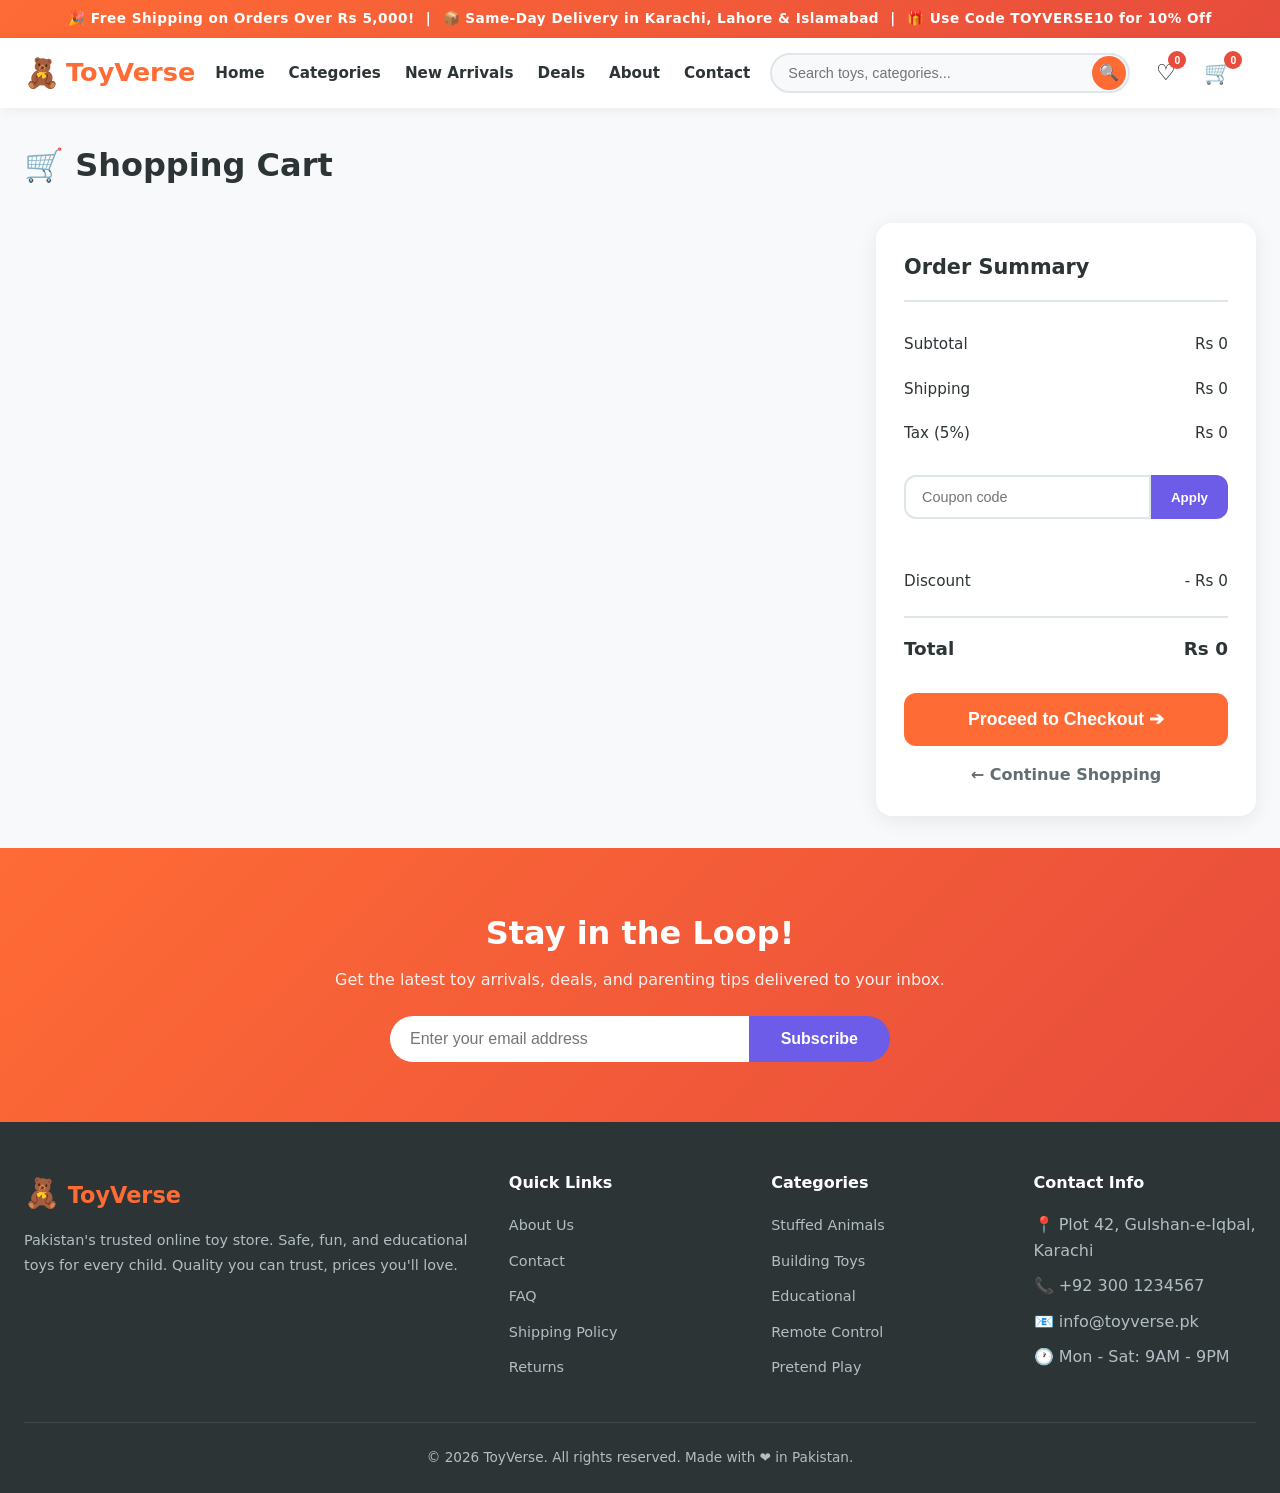
<file: toyverse/cart.html>
<!DOCTYPE html>
<html lang="en">
<head>
<meta charset="UTF-8">
<meta name="viewport" content="width=device-width, initial-scale=1.0">
<title>ToyVerse - Shopping Cart</title>
<link rel="stylesheet" href="css/style.css">
<style>
.cart-section{max-width:1280px;margin:32px auto;padding:0 24px;display:grid;grid-template-columns:1fr 380px;gap:32px;align-items:start}
.cart-items{display:flex;flex-direction:column;gap:16px}
.cart-item{background:var(--card);border-radius:var(--radius);padding:20px;display:flex;gap:20px;align-items:center;box-shadow:var(--shadow);transition:transform .2s}
.cart-item:hover{transform:translateX(4px)}
.cart-item-emoji{font-size:3rem;width:80px;height:80px;background:var(--bg);border-radius:12px;display:flex;align-items:center;justify-content:center;flex-shrink:0}
.cart-item-info{flex:1}
.cart-item-name{font-weight:700;font-size:1.05rem;margin-bottom:4px}
.cart-item-sub{color:var(--text-light);font-size:.85rem}
.cart-item-price{color:var(--primary);font-weight:800;font-size:1.1rem;margin-top:8px}
.cart-item-actions{display:flex;align-items:center;gap:16px}
.cart-remove{background:none;border:none;color:var(--danger);font-size:1.2rem;cursor:pointer;padding:8px;border-radius:8px;transition:background .2s}
.cart-remove:hover{background:#ffe0e0}
.order-summary{background:var(--card);border-radius:var(--radius);padding:28px;box-shadow:var(--shadow);position:sticky;top:120px}
.order-summary h2{font-size:1.3rem;margin-bottom:20px;padding-bottom:16px;border-bottom:2px solid var(--border)}
.summary-row{display:flex;justify-content:space-between;padding:10px 0;font-size:.95rem}
.summary-row.total{border-top:2px solid var(--border);margin-top:12px;padding-top:16px;font-weight:800;font-size:1.15rem}
.summary-row .free{color:var(--accent);font-weight:700}
.coupon-section{margin:20px 0;display:flex;gap:0}
.coupon-section input{flex:1;padding:12px 16px;border:2px solid var(--border);border-radius:12px 0 0 12px;font-size:.9rem}
.coupon-section input:focus{outline:none;border-color:var(--primary)}
.coupon-section button{padding:12px 20px;background:var(--secondary);color:#fff;border:none;border-radius:0 12px 12px 0;font-weight:700;cursor:pointer;transition:background .2s}
.coupon-section button:hover{background:#5a4bd1}
.coupon-msg{font-size:.85rem;margin-top:4px;min-height:20px}
.coupon-msg.success{color:var(--accent)}
.coupon-msg.error{color:var(--danger)}
.checkout-btn{width:100%;padding:16px;background:var(--primary);color:#fff;border:none;border-radius:12px;font-size:1.1rem;font-weight:800;cursor:pointer;margin-top:20px;transition:all .2s}
.checkout-btn:hover{background:var(--primary-dark);transform:translateY(-2px);box-shadow:0 6px 20px rgba(255,107,53,.3)}
.continue-link{display:block;text-align:center;margin-top:16px;color:var(--text-light);font-weight:600;transition:color .2s}
.continue-link:hover{color:var(--primary)}
.page-title{max-width:1280px;margin:0 auto;padding:32px 24px 0;font-size:2rem;font-weight:800}
.empty-state{text-align:center;padding:80px 24px}
.empty-state .empty-icon{font-size:6rem;margin-bottom:16px;opacity:.4}
.empty-state h2{font-size:1.5rem;margin-bottom:8px}
.empty-state p{color:var(--text-light);margin-bottom:24px}
.empty-state .btn{margin-top:8px}
@media(max-width:768px){.cart-section{grid-template-columns:1fr}.order-summary{position:static}.cart-item{flex-wrap:wrap}.cart-item-actions{width:100%;justify-content:space-between;margin-top:8px}}
</style>
</head>
<body>

<div class="announcement-bar">
  <span>&#127881; Free Shipping on Orders Over Rs 5,000!</span> | <span>&#128230; Same-Day Delivery in Karachi, Lahore &amp; Islamabad</span> | <span>&#127873; Use Code TOYVERSE10 for 10% Off</span>
</div>
<nav class="navbar">
  <div class="navbar-inner">
    <button class="mobile-toggle" aria-label="Menu">&#9776;</button>
    <a href="index.html" class="logo"><span class="icon">&#129528;</span> ToyVerse</a>
    <ul class="nav-links">
      <li><a href="index.html">Home</a></li>
      <li><a href="categories.html">Categories</a></li>
      <li><a href="new-arrivals.html">New Arrivals</a></li>
      <li><a href="deals.html">Deals</a></li>
      <li><a href="about.html">About</a></li>
      <li><a href="contact.html">Contact</a></li>
    </ul>
    <div class="search-bar">
      <input type="text" placeholder="Search toys, categories...">
      <button>&#128269;</button>
    </div>
    <div class="nav-icons">
      <button class="nav-icon" title="Wishlist" onclick="location.href='wishlist.html'">&#9825;<span class="badge wishlist-badge">0</span></button>
      <button class="nav-icon" title="Cart" onclick="location.href='cart.html'">&#128722;<span class="badge cart-badge">0</span></button>
    </div>
  </div>
</nav>
<div class="mobile-menu" id="mobileMenu">
  <div class="mobile-menu-content">
    <button class="mobile-menu-close">&times;</button>
    <ul class="mobile-nav-links">
      <li><a href="index.html">Home</a></li>
      <li><a href="categories.html">Categories</a></li>
      <li><a href="new-arrivals.html">New Arrivals</a></li>
      <li><a href="deals.html">Deals</a></li>
      <li><a href="about.html">About</a></li>
      <li><a href="contact.html">Contact</a></li>
      <li><a href="wishlist.html">Wishlist</a></li>
      <li><a href="cart.html">Cart</a></li>
    </ul>
  </div>
</div>

<h1 class="page-title">&#128722; Shopping Cart</h1>

<section class="cart-section">
  <div class="cart-items" id="cart-items"></div>
  <div class="order-summary" id="order-summary">
    <h2>Order Summary</h2>
    <div class="summary-row"><span>Subtotal</span><span id="summary-subtotal">Rs 0</span></div>
    <div class="summary-row"><span>Shipping</span><span id="summary-shipping">Rs 0</span></div>
    <div class="summary-row"><span>Tax (5%)</span><span id="summary-tax">Rs 0</span></div>
    <div class="coupon-section">
      <input type="text" id="coupon-input" placeholder="Coupon code">
      <button onclick="applyCoupon()">Apply</button>
    </div>
    <div class="coupon-msg" id="coupon-msg"></div>
    <div class="summary-row"><span>Discount</span><span id="summary-discount">- Rs 0</span></div>
    <div class="summary-row total"><span>Total</span><span id="summary-total">Rs 0</span></div>
    <button class="checkout-btn" onclick="location.href='checkout.html'">Proceed to Checkout &#10132;</button>
    <a href="index.html" class="continue-link">&larr; Continue Shopping</a>
  </div>
</section>

<section class="newsletter">
  <h2>Stay in the Loop!</h2>
  <p>Get the latest toy arrivals, deals, and parenting tips delivered to your inbox.</p>
  <form class="newsletter-form" onsubmit="alert('Thanks for subscribing!');return false;">
    <input type="email" placeholder="Enter your email address" required>
    <button type="submit">Subscribe</button>
  </form>
</section>
<footer>
  <div class="footer-grid">
    <div class="footer-brand">
      <div class="logo"><span class="icon">&#129528;</span> ToyVerse</div>
      <p>Pakistan&#39;s trusted online toy store. Safe, fun, and educational toys for every child. Quality you can trust, prices you&#39;ll love.</p>
    </div>
    <div class="footer-col">
      <h4>Quick Links</h4>
      <ul>
        <li><a href="about.html">About Us</a></li>
        <li><a href="contact.html">Contact</a></li>
        <li><a href="faq.html">FAQ</a></li>
        <li><a href="shipping.html">Shipping Policy</a></li>
        <li><a href="returns.html">Returns</a></li>
      </ul>
    </div>
    <div class="footer-col">
      <h4>Categories</h4>
      <ul>
        <li><a href="categories.html">Stuffed Animals</a></li>
        <li><a href="categories.html">Building Toys</a></li>
        <li><a href="categories.html">Educational</a></li>
        <li><a href="categories.html">Remote Control</a></li>
        <li><a href="categories.html">Pretend Play</a></li>
      </ul>
    </div>
    <div class="footer-col">
      <h4>Contact Info</h4>
      <ul>
        <li>&#128205; Plot 42, Gulshan-e-Iqbal, Karachi</li>
        <li>&#128222; +92 300 1234567</li>
        <li>&#128231; info@toyverse.pk</li>
        <li>&#128336; Mon - Sat: 9AM - 9PM</li>
      </ul>
    </div>
  </div>
  <div class="footer-bottom">
    <p>&copy; 2026 ToyVerse. All rights reserved. Made with &#10084; in Pakistan.</p>
  </div>
</footer>

<script src="js/app.js"></script>
<script>
var couponApplied=false;
var discountPct=0;

function applyCoupon(){
  var code=document.getElementById('coupon-input').value.trim().toUpperCase();
  var msg=document.getElementById('coupon-msg');
  if(code==='TOYVERSE10'){
    couponApplied=true;
    discountPct=10;
    msg.className='coupon-msg success';
    msg.textContent='Coupon applied! 10% discount activated.';
  }else{
    couponApplied=false;
    discountPct=0;
    msg.className='coupon-msg error';
    msg.textContent='Invalid coupon code.';
  }
  renderSummary();
}

function renderCart(){
  var cart=getCart();
  var container=document.getElementById('cart-items');
  var summary=document.getElementById('order-summary');
  if(cart.length===0){
    container.innerHTML='<div class="empty-state"><div class="empty-icon">&#128722;</div><h2>Your cart is empty</h2><p>Looks like you haven\'t added any toys yet. Let\'s find something amazing!</p><a href="index.html" class="btn btn-primary">Start Shopping</a></div>';
    summary.style.display='none';
    return;
  }
  summary.style.display='block';
  var html='';
  cart.forEach(function(item){
    html+='<div class="cart-item">';
    html+='<div class="cart-item-emoji">'+item.emoji+'</div>';
    html+='<div class="cart-item-info">';
    html+='<div class="cart-item-name">'+item.name+'</div>';
    html+='<div class="cart-item-sub">'+item.subcategory+'</div>';
    html+='<div class="cart-item-price">'+formatPrice(item.price)+'</div>';
    html+='</div>';
    html+='<div class="cart-item-actions">';
    html+='<div class="quantity-selector">';
    html+='<button onclick="cartChangeQty('+item.id+','+(item.qty-1)+')">&#8722;</button>';
    html+='<input type="text" class="qty-val" value="'+item.qty+'" readonly>';
    html+='<button onclick="cartChangeQty('+item.id+','+(item.qty+1)+')">+</button>';
    html+='</div>';
    html+='<button class="cart-remove" onclick="cartRemove('+item.id+')" title="Remove">&#128465;</button>';
    html+='</div>';
    html+='</div>';
  });
  container.innerHTML=html;
  renderSummary();
}

function renderSummary(){
  var cart=getCart();
  var subtotal=cart.reduce(function(s,i){return s+i.price*i.qty},0);
  var shipping=subtotal>=5000?0:250;
  var tax=Math.round(subtotal*0.05);
  var discountAmt=couponApplied?Math.round(subtotal*discountPct/100):0;
  var total=subtotal+shipping+tax-discountAmt;
  document.getElementById('summary-subtotal').textContent=formatPrice(subtotal);
  document.getElementById('summary-shipping').innerHTML=shipping===0?'<span class="free">FREE</span>':formatPrice(shipping);
  document.getElementById('summary-tax').textContent=formatPrice(tax);
  document.getElementById('summary-discount').textContent=discountAmt>0?'- '+formatPrice(discountAmt):'- '+formatPrice(0);
  document.getElementById('summary-total').textContent=formatPrice(total);
}

function cartChangeQty(id,qty){
  updateCartQty(id,qty);
  renderCart();
}

function cartRemove(id){
  removeFromCart(id);
  renderCart();
}

renderCart();
</script>
</body>
</html>
</file>
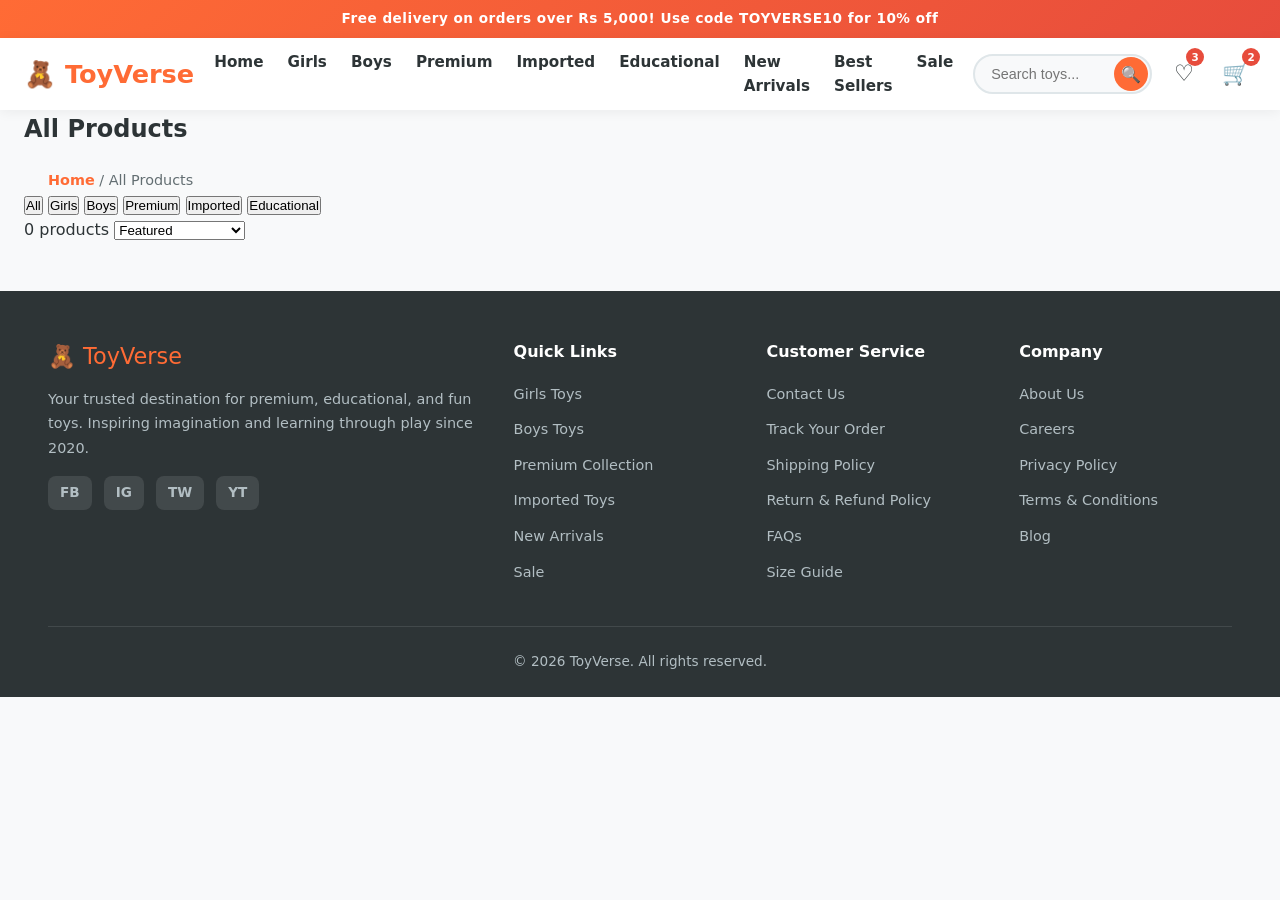
<file: toyverse/category.html>
<!DOCTYPE html>
<html lang="en">
<head>
  <meta charset="UTF-8">
  <meta name="viewport" content="width=device-width, initial-scale=1.0">
  <title>ToyVerse - Category</title>
  <link rel="stylesheet" href="css/style.css">
</head>
<body>

  <!-- Announcement Bar -->
  <div class="announcement-bar">
    <p>Free delivery on orders over Rs 5,000! Use code <strong>TOYVERSE10</strong> for 10% off</p>
  </div>

  <!-- Navbar -->
  <header class="navbar">
    <div class="navbar-container">
      <a href="index.html" class="logo">🧸 ToyVerse</a>
      <nav class="nav-links">
        <a href="index.html">Home</a>
        <a href="category.html?cat=girls">Girls</a>
        <a href="category.html?cat=boys">Boys</a>
        <a href="category.html?cat=premium">Premium</a>
        <a href="category.html?cat=imported">Imported</a>
        <a href="category.html?cat=educational">Educational</a>
        <a href="category.html?cat=new">New Arrivals</a>
        <a href="category.html?cat=bestsellers">Best Sellers</a>
        <a href="category.html?cat=sale">Sale</a>
      </nav>
      <div class="navbar-actions">
        <div class="search-bar">
          <input type="text" placeholder="Search toys..." class="search-input">
          <button class="search-btn">&#128269;</button>
        </div>
        <a href="#" class="icon-link wishlist-icon">
          &#9825;
          <span class="badge">3</span>
        </a>
        <a href="#" class="icon-link cart-icon">
          &#128722;
          <span class="badge">2</span>
        </a>
        <button class="hamburger-menu" aria-label="Menu">
          <span></span>
          <span></span>
          <span></span>
        </button>
      </div>
    </div>
  </header>

  <!-- Mobile Menu Overlay -->
  <div class="mobile-menu-overlay" id="mobileMenuOverlay">
    <div class="mobile-menu">
      <button class="mobile-menu-close" id="mobileMenuClose">&times;</button>
      <a href="index.html">Home</a>
      <a href="category.html?cat=girls">Girls</a>
      <a href="category.html?cat=boys">Boys</a>
      <a href="category.html?cat=premium">Premium</a>
      <a href="category.html?cat=imported">Imported</a>
      <a href="category.html?cat=educational">Educational</a>
      <a href="category.html?cat=new">New Arrivals</a>
      <a href="category.html?cat=bestsellers">Best Sellers</a>
      <a href="category.html?cat=sale">Sale</a>
    </div>
  </div>

  <!-- Page Header -->
  <section class="page-header">
    <div class="container">
      <h1 id="pageTitle">All Products</h1>
      <nav class="breadcrumbs" id="breadcrumbs">
        <a href="index.html">Home</a>
        <span>/</span>
        <span id="breadcrumbCurrent">All Products</span>
      </nav>
    </div>
  </section>

  <!-- Filter & Sort Bar -->
  <section class="filter-bar">
    <div class="container">
      <div class="filter-buttons" id="filterButtons">
        <button class="filter-btn active" data-cat="all">All</button>
        <button class="filter-btn" data-cat="girls">Girls</button>
        <button class="filter-btn" data-cat="boys">Boys</button>
        <button class="filter-btn" data-cat="premium">Premium</button>
        <button class="filter-btn" data-cat="imported">Imported</button>
        <button class="filter-btn" data-cat="educational">Educational</button>
      </div>
      <div class="filter-actions">
        <span class="product-count" id="productCount">0 products</span>
        <select class="sort-select" id="sortSelect">
          <option value="featured">Featured</option>
          <option value="price-low">Price: Low to High</option>
          <option value="price-high">Price: High to Low</option>
          <option value="newest">Newest</option>
          <option value="top-rated">Top Rated</option>
        </select>
      </div>
    </div>
  </section>

  <!-- Products Grid -->
  <section class="category-products">
    <div class="container">
      <div class="products-grid" id="categoryProducts"></div>
      <div class="pagination" id="pagination"></div>
    </div>
  </section>

  <!-- Footer -->
  <footer class="footer">
    <div class="container">
      <div class="footer-grid">
        <div class="footer-brand">
          <a href="index.html" class="footer-logo">🧸 ToyVerse</a>
          <p>Your trusted destination for premium, educational, and fun toys. Inspiring imagination and learning through play since 2020.</p>
          <div class="social-links">
            <a href="#" aria-label="Facebook">FB</a>
            <a href="#" aria-label="Instagram">IG</a>
            <a href="#" aria-label="Twitter">TW</a>
            <a href="#" aria-label="YouTube">YT</a>
          </div>
        </div>
        <div class="footer-links">
          <h4>Quick Links</h4>
          <ul>
            <li><a href="category.html?cat=girls">Girls Toys</a></li>
            <li><a href="category.html?cat=boys">Boys Toys</a></li>
            <li><a href="category.html?cat=premium">Premium Collection</a></li>
            <li><a href="category.html?cat=imported">Imported Toys</a></li>
            <li><a href="category.html?cat=new">New Arrivals</a></li>
            <li><a href="category.html?cat=sale">Sale</a></li>
          </ul>
        </div>
        <div class="footer-links">
          <h4>Customer Service</h4>
          <ul>
            <li><a href="#">Contact Us</a></li>
            <li><a href="#">Track Your Order</a></li>
            <li><a href="#">Shipping Policy</a></li>
            <li><a href="#">Return &amp; Refund Policy</a></li>
            <li><a href="#">FAQs</a></li>
            <li><a href="#">Size Guide</a></li>
          </ul>
        </div>
        <div class="footer-links">
          <h4>Company</h4>
          <ul>
            <li><a href="#">About Us</a></li>
            <li><a href="#">Careers</a></li>
            <li><a href="#">Privacy Policy</a></li>
            <li><a href="#">Terms &amp; Conditions</a></li>
            <li><a href="#">Blog</a></li>
          </ul>
        </div>
      </div>
      <div class="footer-bottom">
        <p>&copy; 2026 ToyVerse. All rights reserved.</p>
      </div>
    </div>
  </footer>

  <!-- Back to Top Button -->
  <button class="back-to-top" id="backToTop" aria-label="Back to top">&uarr;</button>

  <script src="js/app.js"></script>
  <script>
    document.addEventListener('DOMContentLoaded', function () {
      var ITEMS_PER_PAGE = 24;
      var params = new URLSearchParams(window.location.search);
      var catParam = params.get('cat') || 'all';
      var currentFilter = catParam;
      var currentPage = 1;
      var currentSort = 'featured';

      var titles = {
        girls: 'Girls Toys',
        boys: 'Boys Toys',
        premium: 'Premium Collection',
        imported: 'Imported Toys',
        educational: 'Educational Toys',
        new: 'New Arrivals',
        bestsellers: 'Best Sellers',
        sale: 'Special Offers',
        all: 'All Products'
      };

      var displayTitle = titles[catParam] || titles.all;
      document.getElementById('pageTitle').textContent = displayTitle;
      document.getElementById('breadcrumbCurrent').textContent = displayTitle;
      document.title = 'ToyVerse - ' + displayTitle;

      var filterButtons = document.querySelectorAll('.filter-btn');
      filterButtons.forEach(function (btn) {
        var btnCat = btn.getAttribute('data-cat');
        if (btnCat === currentFilter) {
          btn.classList.add('active');
        } else {
          btn.classList.remove('active');
        }
        btn.addEventListener('click', function () {
          currentFilter = this.getAttribute('data-cat');
          currentPage = 1;
          filterButtons.forEach(function (b) { b.classList.remove('active'); });
          this.classList.add('active');
          var newTitle = titles[currentFilter] || titles.all;
          document.getElementById('pageTitle').textContent = newTitle;
          document.getElementById('breadcrumbCurrent').textContent = newTitle;
          renderProducts();
        });
      });

      var sortSelect = document.getElementById('sortSelect');
      sortSelect.addEventListener('change', function () {
        currentSort = this.value;
        currentPage = 1;
        renderProducts();
      });

      function getFilteredProducts() {
        if (typeof PRODUCTS === 'undefined') return [];
        var filtered;
        if (currentFilter === 'all') {
          filtered = PRODUCTS.slice();
        } else if (currentFilter === 'bestsellers') {
          filtered = PRODUCTS.filter(function (p) { return p.bestseller; });
        } else if (currentFilter === 'new') {
          filtered = PRODUCTS.filter(function (p) { return p.isNew; });
        } else if (currentFilter === 'sale') {
          filtered = PRODUCTS.filter(function (p) { return p.onSale; });
        } else {
          filtered = PRODUCTS.filter(function (p) { return p.category === currentFilter; });
        }

        switch (currentSort) {
          case 'price-low':
            filtered.sort(function (a, b) { return a.price - b.price; });
            break;
          case 'price-high':
            filtered.sort(function (a, b) { return b.price - a.price; });
            break;
          case 'newest':
            filtered.sort(function (a, b) { return (b.isNew ? 1 : 0) - (a.isNew ? 1 : 0); });
            break;
          case 'top-rated':
            filtered.sort(function (a, b) { return (b.rating || 0) - (a.rating || 0); });
            break;
          default:
            break;
        }
        return filtered;
      }

      function renderProducts() {
        var products = getFilteredProducts();
        var totalPages = Math.ceil(products.length / ITEMS_PER_PAGE);
        if (currentPage > totalPages) currentPage = 1;
        var start = (currentPage - 1) * ITEMS_PER_PAGE;
        var pageProducts = products.slice(start, start + ITEMS_PER_PAGE);

        document.getElementById('productCount').textContent = products.length + ' products';

        var grid = document.getElementById('categoryProducts');
        grid.innerHTML = '';
        pageProducts.forEach(function (p) {
          grid.innerHTML += productCard(p);
        });

        renderPagination(totalPages);
      }

      function renderPagination(totalPages) {
        var container = document.getElementById('pagination');
        container.innerHTML = '';
        if (totalPages <= 1) return;

        if (currentPage > 1) {
          var prev = document.createElement('button');
          prev.textContent = 'Previous';
          prev.className = 'pagination-btn';
          prev.addEventListener('click', function () {
            currentPage--;
            renderProducts();
            window.scrollTo({ top: 0, behavior: 'smooth' });
          });
          container.appendChild(prev);
        }

        for (var i = 1; i <= totalPages; i++) {
          var pageBtn = document.createElement('button');
          pageBtn.textContent = i;
          pageBtn.className = 'pagination-btn' + (i === currentPage ? ' active' : '');
          (function (page) {
            pageBtn.addEventListener('click', function () {
              currentPage = page;
              renderProducts();
              window.scrollTo({ top: 0, behavior: 'smooth' });
            });
          })(i);
          container.appendChild(pageBtn);
        }

        if (currentPage < totalPages) {
          var next = document.createElement('button');
          next.textContent = 'Next';
          next.className = 'pagination-btn';
          next.addEventListener('click', function () {
            currentPage++;
            renderProducts();
            window.scrollTo({ top: 0, behavior: 'smooth' });
          });
          container.appendChild(next);
        }
      }

      // Hamburger menu
      var hamburger = document.querySelector('.hamburger-menu');
      var overlay = document.getElementById('mobileMenuOverlay');
      var closeBtn = document.getElementById('mobileMenuClose');
      if (hamburger && overlay) {
        hamburger.addEventListener('click', function () { overlay.classList.add('open'); });
      }
      if (closeBtn && overlay) {
        closeBtn.addEventListener('click', function () { overlay.classList.remove('open'); });
      }

      // Back to top
      var backToTop = document.getElementById('backToTop');
      window.addEventListener('scroll', function () {
        if (window.scrollY > 400) {
          backToTop.classList.add('visible');
        } else {
          backToTop.classList.remove('visible');
        }
      });
      if (backToTop) {
        backToTop.addEventListener('click', function () {
          window.scrollTo({ top: 0, behavior: 'smooth' });
        });
      }

      renderProducts();
    });
  </script>
</body>
</html>
</file>
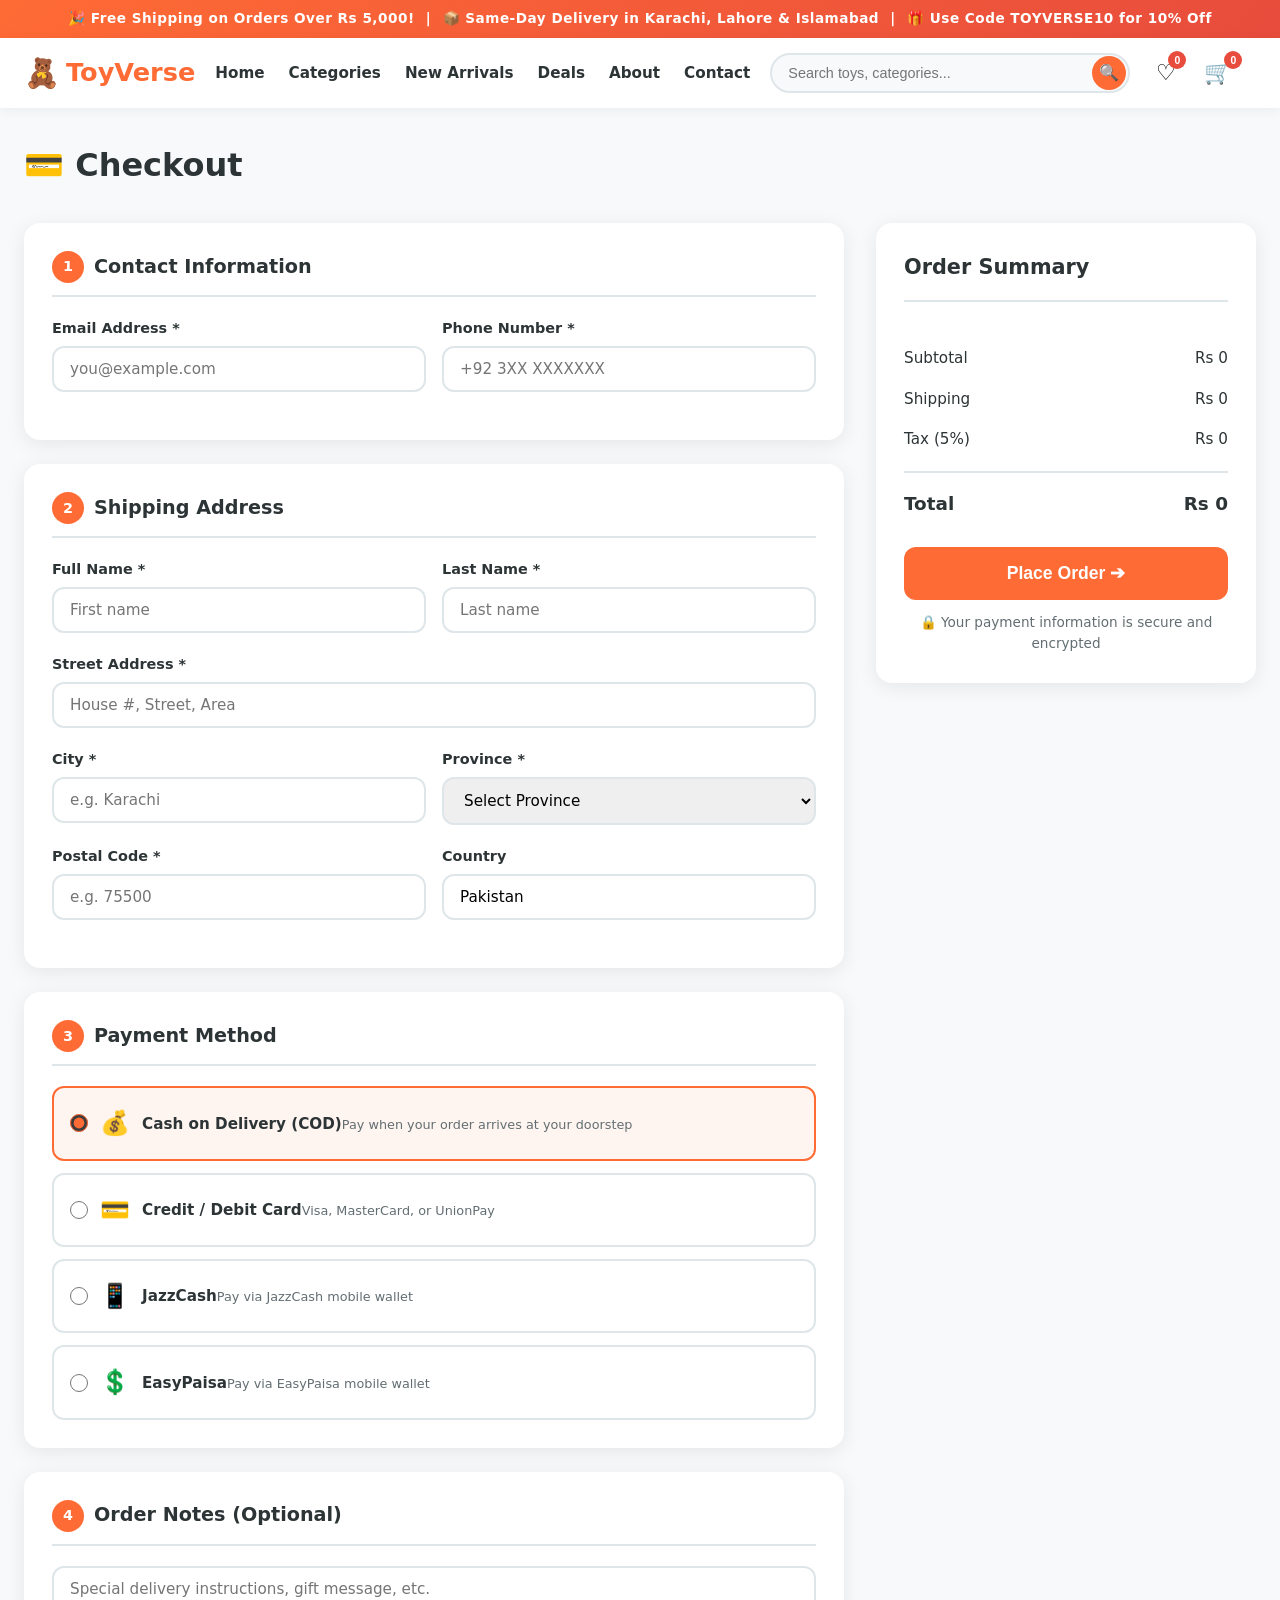
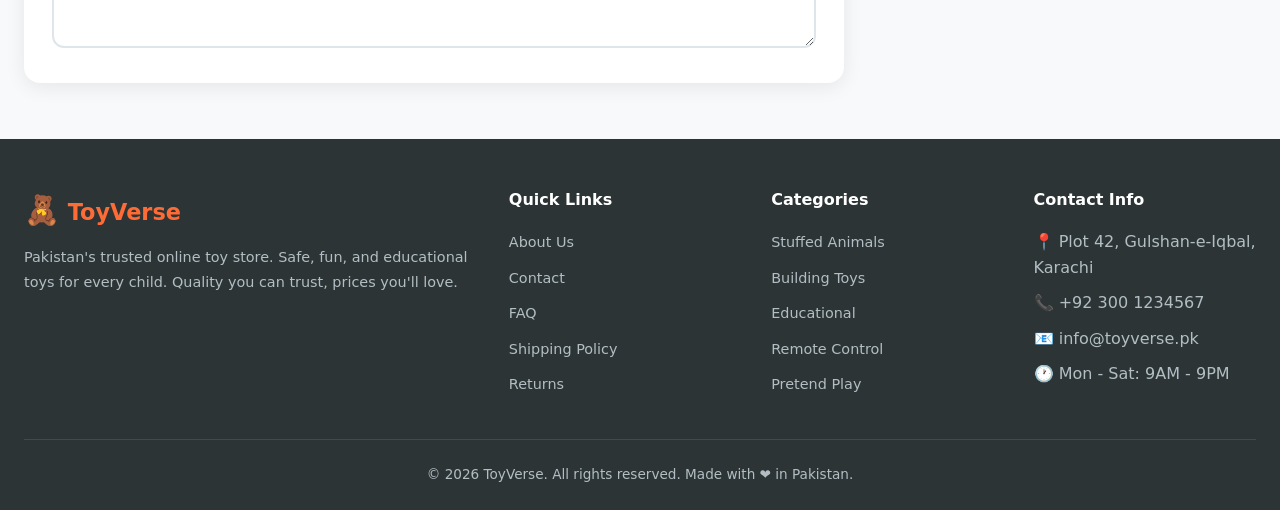
<file: toyverse/checkout.html>
<!DOCTYPE html>
<html lang="en">
<head>
<meta charset="UTF-8">
<meta name="viewport" content="width=device-width, initial-scale=1.0">
<title>ToyVerse - Checkout</title>
<link rel="stylesheet" href="css/style.css">
<style>
.checkout-section{max-width:1280px;margin:32px auto;padding:0 24px;display:grid;grid-template-columns:1fr 380px;gap:32px;align-items:start}
.form-group{margin-bottom:20px}
.form-group label{display:block;font-weight:700;margin-bottom:6px;font-size:.9rem}
.form-group input,.form-group select,.form-group textarea{width:100%;padding:12px 16px;border:2px solid var(--border);border-radius:12px;font-size:.95rem;transition:border .2s;font-family:inherit}
.form-group input:focus,.form-group select:focus,.form-group textarea:focus{outline:none;border-color:var(--primary)}
.form-row{display:grid;grid-template-columns:1fr 1fr;gap:16px}
.form-section{background:var(--card);border-radius:var(--radius);padding:28px;box-shadow:var(--shadow);margin-bottom:24px}
.form-section h2{font-size:1.2rem;margin-bottom:20px;padding-bottom:12px;border-bottom:2px solid var(--border);display:flex;align-items:center;gap:10px}
.form-section h2 .section-num{background:var(--primary);color:#fff;width:32px;height:32px;border-radius:50%;display:flex;align-items:center;justify-content:center;font-size:.9rem;flex-shrink:0}
.payment-options{display:flex;flex-direction:column;gap:12px}
.payment-option{display:flex;align-items:center;gap:12px;padding:16px;border:2px solid var(--border);border-radius:12px;cursor:pointer;transition:all .2s}
.payment-option:hover{border-color:var(--primary)}
.payment-option input[type=radio]{accent-color:var(--primary);width:18px;height:18px}
.payment-option .pay-icon{font-size:1.5rem}
.payment-option .pay-info{flex:1}
.payment-option .pay-name{font-weight:700;font-size:.95rem}
.payment-option .pay-desc{font-size:.8rem;color:var(--text-light)}
.payment-option.selected{border-color:var(--primary);background:#fff5f0}
.checkout-summary{background:var(--card);border-radius:var(--radius);padding:28px;box-shadow:var(--shadow);position:sticky;top:120px}
.checkout-summary h2{font-size:1.3rem;margin-bottom:20px;padding-bottom:16px;border-bottom:2px solid var(--border)}
.summary-items{max-height:240px;overflow-y:auto;margin-bottom:16px}
.summary-item{display:flex;align-items:center;gap:12px;padding:10px 0;border-bottom:1px solid var(--border)}
.summary-item:last-child{border-bottom:none}
.summary-item-emoji{font-size:1.8rem;width:48px;height:48px;background:var(--bg);border-radius:10px;display:flex;align-items:center;justify-content:center;flex-shrink:0}
.summary-item-info{flex:1}
.summary-item-name{font-weight:600;font-size:.85rem}
.summary-item-qty{font-size:.8rem;color:var(--text-light)}
.summary-item-price{font-weight:700;font-size:.9rem;white-space:nowrap}
.summary-row{display:flex;justify-content:space-between;padding:8px 0;font-size:.95rem}
.summary-row.total{border-top:2px solid var(--border);margin-top:12px;padding-top:16px;font-weight:800;font-size:1.15rem}
.summary-row .free{color:var(--accent);font-weight:700}
.place-order-btn{width:100%;padding:16px;background:var(--primary);color:#fff;border:none;border-radius:12px;font-size:1.1rem;font-weight:800;cursor:pointer;margin-top:20px;transition:all .2s}
.place-order-btn:hover{background:var(--primary-dark);transform:translateY(-2px);box-shadow:0 6px 20px rgba(255,107,53,.3)}
.page-title{max-width:1280px;margin:0 auto;padding:32px 24px 0;font-size:2rem;font-weight:800}
.secure-note{text-align:center;margin-top:12px;font-size:.85rem;color:var(--text-light)}
.secure-note span{color:var(--accent)}
@media(max-width:768px){.checkout-section{grid-template-columns:1fr}.checkout-summary{position:static}.form-row{grid-template-columns:1fr}}
</style>
</head>
<body>

<div class="announcement-bar">
  <span>&#127881; Free Shipping on Orders Over Rs 5,000!</span> | <span>&#128230; Same-Day Delivery in Karachi, Lahore &amp; Islamabad</span> | <span>&#127873; Use Code TOYVERSE10 for 10% Off</span>
</div>
<nav class="navbar">
  <div class="navbar-inner">
    <button class="mobile-toggle" aria-label="Menu">&#9776;</button>
    <a href="index.html" class="logo"><span class="icon">&#129528;</span> ToyVerse</a>
    <ul class="nav-links">
      <li><a href="index.html">Home</a></li>
      <li><a href="categories.html">Categories</a></li>
      <li><a href="new-arrivals.html">New Arrivals</a></li>
      <li><a href="deals.html">Deals</a></li>
      <li><a href="about.html">About</a></li>
      <li><a href="contact.html">Contact</a></li>
    </ul>
    <div class="search-bar">
      <input type="text" placeholder="Search toys, categories...">
      <button>&#128269;</button>
    </div>
    <div class="nav-icons">
      <button class="nav-icon" title="Wishlist" onclick="location.href='wishlist.html'">&#9825;<span class="badge wishlist-badge">0</span></button>
      <button class="nav-icon" title="Cart" onclick="location.href='cart.html'">&#128722;<span class="badge cart-badge">0</span></button>
    </div>
  </div>
</nav>
<div class="mobile-menu" id="mobileMenu">
  <div class="mobile-menu-content">
    <button class="mobile-menu-close">&times;</button>
    <ul class="mobile-nav-links">
      <li><a href="index.html">Home</a></li>
      <li><a href="categories.html">Categories</a></li>
      <li><a href="new-arrivals.html">New Arrivals</a></li>
      <li><a href="deals.html">Deals</a></li>
      <li><a href="about.html">About</a></li>
      <li><a href="contact.html">Contact</a></li>
      <li><a href="wishlist.html">Wishlist</a></li>
      <li><a href="cart.html">Cart</a></li>
    </ul>
  </div>
</div>

<h1 class="page-title">&#128179; Checkout</h1>

<section class="checkout-section">
  <div class="checkout-forms">
    <form id="checkout-form" onsubmit="placeOrder(event)">

      <div class="form-section">
        <h2><span class="section-num">1</span> Contact Information</h2>
        <div class="form-row">
          <div class="form-group">
            <label for="email">Email Address *</label>
            <input type="email" id="email" placeholder="you@example.com" required>
          </div>
          <div class="form-group">
            <label for="phone">Phone Number *</label>
            <input type="tel" id="phone" placeholder="+92 3XX XXXXXXX" required>
          </div>
        </div>
      </div>

      <div class="form-section">
        <h2><span class="section-num">2</span> Shipping Address</h2>
        <div class="form-row">
          <div class="form-group">
            <label for="fname">Full Name *</label>
            <input type="text" id="fname" placeholder="First name" required>
          </div>
          <div class="form-group">
            <label for="lname">Last Name *</label>
            <input type="text" id="lname" placeholder="Last name" required>
          </div>
        </div>
        <div class="form-group">
          <label for="address">Street Address *</label>
          <input type="text" id="address" placeholder="House #, Street, Area" required>
        </div>
        <div class="form-row">
          <div class="form-group">
            <label for="city">City *</label>
            <input type="text" id="city" placeholder="e.g. Karachi" required>
          </div>
          <div class="form-group">
            <label for="province">Province *</label>
            <select id="province" required>
              <option value="">Select Province</option>
              <option value="Punjab">Punjab</option>
              <option value="Sindh">Sindh</option>
              <option value="KPK">Khyber Pakhtunkhwa (KPK)</option>
              <option value="Balochistan">Balochistan</option>
              <option value="Islamabad">Islamabad Capital Territory</option>
              <option value="Gilgit-Baltistan">Gilgit-Baltistan</option>
              <option value="AJK">Azad Jammu &amp; Kashmir (AJK)</option>
            </select>
          </div>
        </div>
        <div class="form-row">
          <div class="form-group">
            <label for="postal">Postal Code *</label>
            <input type="text" id="postal" placeholder="e.g. 75500" required>
          </div>
          <div class="form-group">
            <label for="country">Country</label>
            <input type="text" id="country" value="Pakistan" readonly>
          </div>
        </div>
      </div>

      <div class="form-section">
        <h2><span class="section-num">3</span> Payment Method</h2>
        <div class="payment-options">
          <label class="payment-option selected">
            <input type="radio" name="payment" value="cod" checked onchange="selectPayment(this)">
            <span class="pay-icon">&#128176;</span>
            <span class="pay-info"><span class="pay-name">Cash on Delivery (COD)</span><span class="pay-desc">Pay when your order arrives at your doorstep</span></span>
          </label>
          <label class="payment-option">
            <input type="radio" name="payment" value="card" onchange="selectPayment(this)">
            <span class="pay-icon">&#128179;</span>
            <span class="pay-info"><span class="pay-name">Credit / Debit Card</span><span class="pay-desc">Visa, MasterCard, or UnionPay</span></span>
          </label>
          <label class="payment-option">
            <input type="radio" name="payment" value="jazzcash" onchange="selectPayment(this)">
            <span class="pay-icon">&#128241;</span>
            <span class="pay-info"><span class="pay-name">JazzCash</span><span class="pay-desc">Pay via JazzCash mobile wallet</span></span>
          </label>
          <label class="payment-option">
            <input type="radio" name="payment" value="easypaisa" onchange="selectPayment(this)">
            <span class="pay-icon">&#128178;</span>
            <span class="pay-info"><span class="pay-name">EasyPaisa</span><span class="pay-desc">Pay via EasyPaisa mobile wallet</span></span>
          </label>
        </div>
      </div>

      <div class="form-section">
        <h2><span class="section-num">4</span> Order Notes (Optional)</h2>
        <div class="form-group" style="margin-bottom:0">
          <textarea id="order-notes" rows="3" placeholder="Special delivery instructions, gift message, etc."></textarea>
        </div>
      </div>

    </form>
  </div>

  <div class="checkout-summary">
    <h2>Order Summary</h2>
    <div class="summary-items" id="checkout-items"></div>
    <div class="summary-row"><span>Subtotal</span><span id="c-subtotal">Rs 0</span></div>
    <div class="summary-row"><span>Shipping</span><span id="c-shipping">Rs 0</span></div>
    <div class="summary-row"><span>Tax (5%)</span><span id="c-tax">Rs 0</span></div>
    <div class="summary-row total"><span>Total</span><span id="c-total">Rs 0</span></div>
    <button class="place-order-btn" onclick="placeOrder(event)">Place Order &#10132;</button>
    <div class="secure-note"><span>&#128274;</span> Your payment information is secure and encrypted</div>
  </div>
</section>

<footer>
  <div class="footer-grid">
    <div class="footer-brand">
      <div class="logo"><span class="icon">&#129528;</span> ToyVerse</div>
      <p>Pakistan&#39;s trusted online toy store. Safe, fun, and educational toys for every child. Quality you can trust, prices you&#39;ll love.</p>
    </div>
    <div class="footer-col">
      <h4>Quick Links</h4>
      <ul>
        <li><a href="about.html">About Us</a></li>
        <li><a href="contact.html">Contact</a></li>
        <li><a href="faq.html">FAQ</a></li>
        <li><a href="shipping.html">Shipping Policy</a></li>
        <li><a href="returns.html">Returns</a></li>
      </ul>
    </div>
    <div class="footer-col">
      <h4>Categories</h4>
      <ul>
        <li><a href="categories.html">Stuffed Animals</a></li>
        <li><a href="categories.html">Building Toys</a></li>
        <li><a href="categories.html">Educational</a></li>
        <li><a href="categories.html">Remote Control</a></li>
        <li><a href="categories.html">Pretend Play</a></li>
      </ul>
    </div>
    <div class="footer-col">
      <h4>Contact Info</h4>
      <ul>
        <li>&#128205; Plot 42, Gulshan-e-Iqbal, Karachi</li>
        <li>&#128222; +92 300 1234567</li>
        <li>&#128231; info@toyverse.pk</li>
        <li>&#128336; Mon - Sat: 9AM - 9PM</li>
      </ul>
    </div>
  </div>
  <div class="footer-bottom">
    <p>&copy; 2026 ToyVerse. All rights reserved. Made with &#10084; in Pakistan.</p>
  </div>
</footer>

<script src="js/app.js"></script>
<script>
function selectPayment(el){
  document.querySelectorAll('.payment-option').forEach(function(o){o.classList.remove('selected')});
  el.closest('.payment-option').classList.add('selected');
}

function renderCheckoutSummary(){
  var cart=getCart();
  var itemsContainer=document.getElementById('checkout-items');
  if(cart.length===0){
    itemsContainer.innerHTML='<p style="text-align:center;color:var(--text-light);padding:20px">No items in cart. <a href="index.html" style="color:var(--primary);font-weight:700">Shop now</a></p>';
    return;
  }
  var html='';
  cart.forEach(function(item){
    html+='<div class="summary-item">';
    html+='<div class="summary-item-emoji">'+item.emoji+'</div>';
    html+='<div class="summary-item-info"><div class="summary-item-name">'+item.name+'</div><div class="summary-item-qty">Qty: '+item.qty+'</div></div>';
    html+='<div class="summary-item-price">'+formatPrice(item.price*item.qty)+'</div>';
    html+='</div>';
  });
  itemsContainer.innerHTML=html;
  var subtotal=cart.reduce(function(s,i){return s+i.price*i.qty},0);
  var shipping=subtotal>=5000?0:250;
  var tax=Math.round(subtotal*0.05);
  var total=subtotal+shipping+tax;
  document.getElementById('c-subtotal').textContent=formatPrice(subtotal);
  document.getElementById('c-shipping').innerHTML=shipping===0?'<span class="free">FREE</span>':formatPrice(shipping);
  document.getElementById('c-tax').textContent=formatPrice(tax);
  document.getElementById('c-total').textContent=formatPrice(total);
}

function placeOrder(e){
  e.preventDefault();
  var form=document.getElementById('checkout-form');
  if(!form.checkValidity()){
    form.reportValidity();
    return;
  }
  var cart=getCart();
  if(cart.length===0){
    alert('Your cart is empty!');
    return;
  }
  localStorage.removeItem('tv_cart');
  location.href='order-confirmation.html';
}

renderCheckoutSummary();
</script>
</body>
</html>
</file>
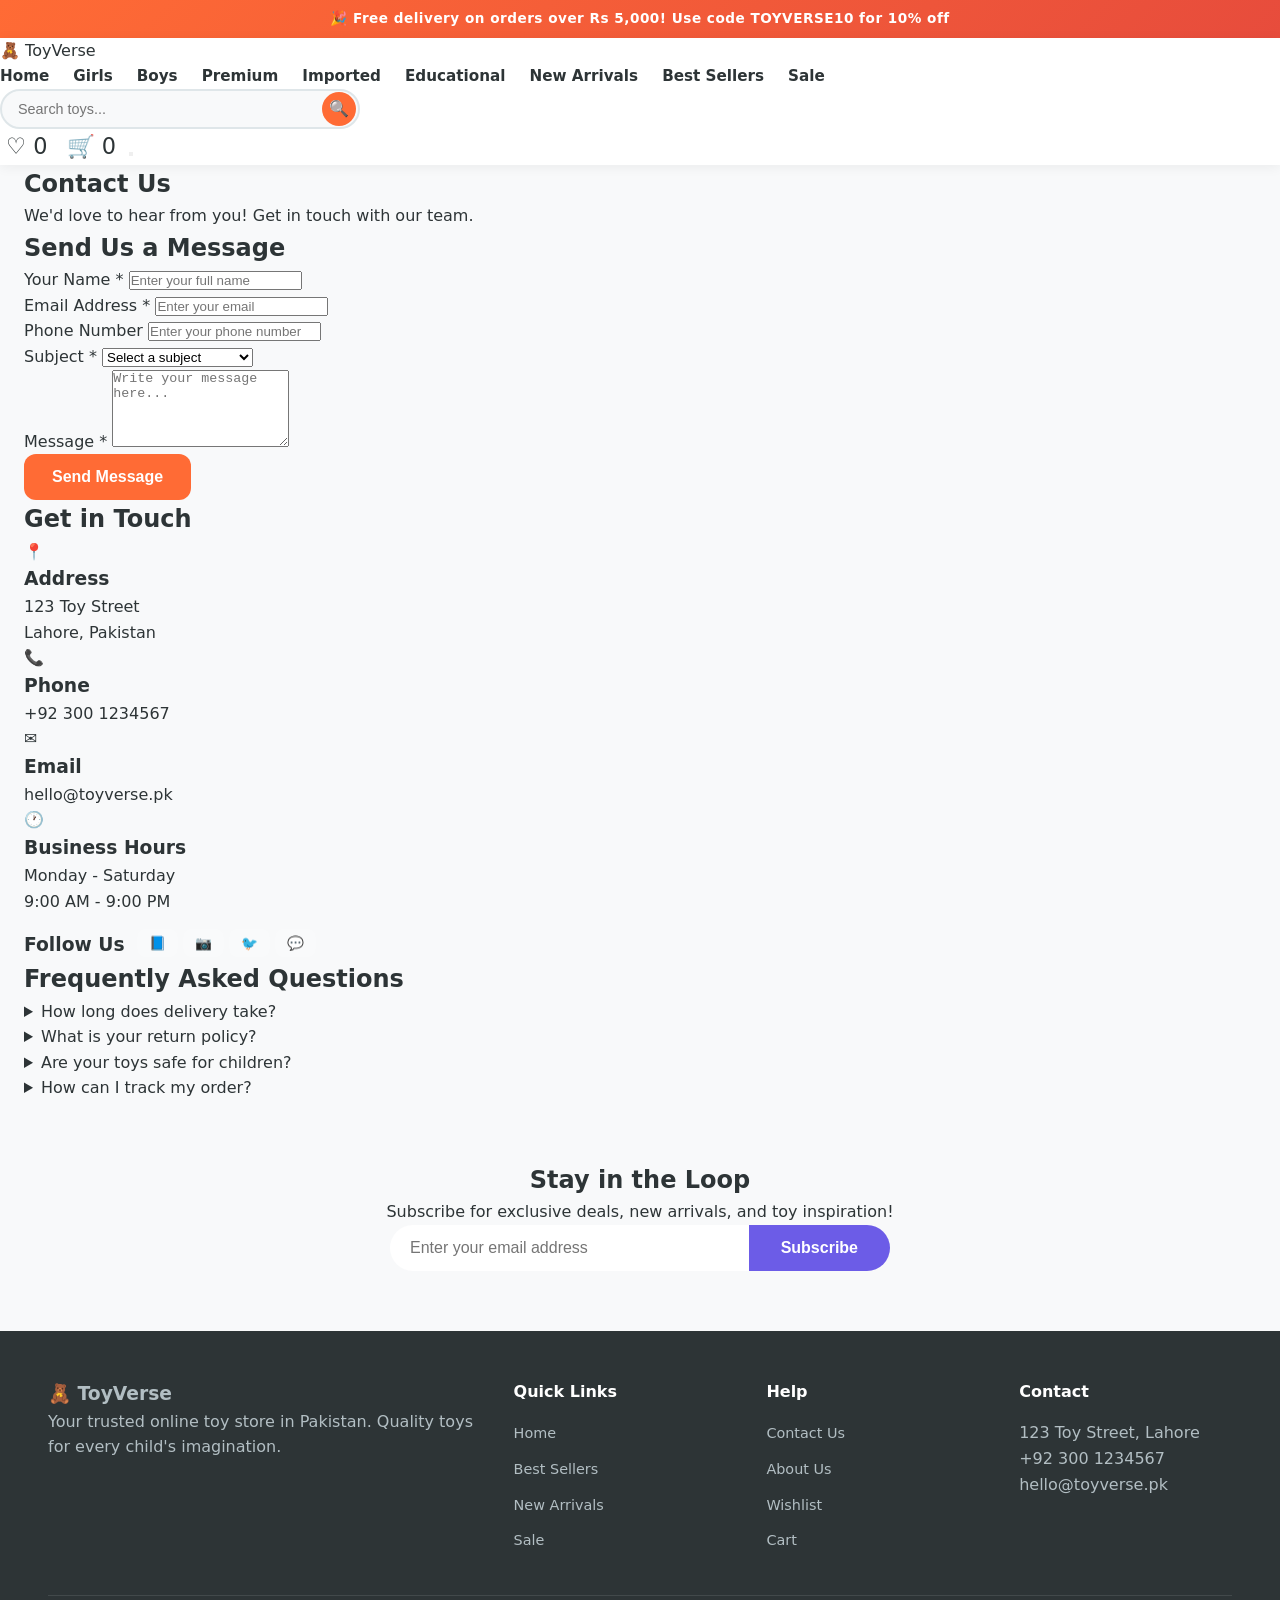
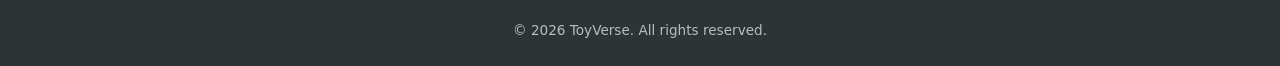
<file: toyverse/contact.html>
<!DOCTYPE html>
<html lang="en">
<head>
    <meta charset="UTF-8">
    <meta name="viewport" content="width=device-width, initial-scale=1.0">
    <title>Contact Us - ToyVerse</title>
    <link rel="stylesheet" href="css/style.css">
</head>
<body>

    <!-- Announcement Bar -->
    <div class="announcement-bar">
        🎉 Free delivery on orders over Rs 5,000! Use code <strong>TOYVERSE10</strong> for 10% off
    </div>

    <!-- Navbar -->
    <nav class="navbar">
        <div class="nav-container">
            <a href="index.html" class="nav-logo">🧸 ToyVerse</a>

            <ul class="nav-links">
                <li><a href="index.html">Home</a></li>
                <li><a href="index.html#girls">Girls</a></li>
                <li><a href="index.html#boys">Boys</a></li>
                <li><a href="index.html#premium">Premium</a></li>
                <li><a href="index.html#imported">Imported</a></li>
                <li><a href="index.html#educational">Educational</a></li>
                <li><a href="index.html#new-arrivals">New Arrivals</a></li>
                <li><a href="index.html#best-sellers">Best Sellers</a></li>
                <li><a href="index.html#sale" class="sale-link">Sale</a></li>
            </ul>

            <div class="nav-actions">
                <div class="search-bar">
                    <input type="text" placeholder="Search toys..." id="searchInput">
                    <button type="button">🔍</button>
                </div>
                <a href="wishlist.html" class="nav-icon" id="wishlistIcon">
                    ♡
                    <span class="wish-count">0</span>
                </a>
                <a href="cart.html" class="nav-icon" id="cartIcon">
                    🛒
                    <span class="cart-count">0</span>
                </a>
                <button class="hamburger" id="hamburgerBtn" aria-label="Toggle menu">
                    <span></span>
                    <span></span>
                    <span></span>
                </button>
            </div>
        </div>
    </nav>

    <!-- Mobile Menu -->
    <div class="mobile-menu" id="mobileMenu">
        <ul class="mobile-nav-links">
            <li><a href="index.html">Home</a></li>
            <li><a href="index.html#girls">Girls</a></li>
            <li><a href="index.html#boys">Boys</a></li>
            <li><a href="index.html#premium">Premium</a></li>
            <li><a href="index.html#imported">Imported</a></li>
            <li><a href="index.html#educational">Educational</a></li>
            <li><a href="index.html#new-arrivals">New Arrivals</a></li>
            <li><a href="index.html#best-sellers">Best Sellers</a></li>
            <li><a href="index.html#sale">Sale</a></li>
        </ul>
    </div>

    <!-- Hero Section -->
    <section class="contact-hero">
        <div class="container">
            <h1>Contact Us</h1>
            <p>We'd love to hear from you! Get in touch with our team.</p>
        </div>
    </section>

    <!-- Contact Content -->
    <section class="contact-section">
        <div class="container">
            <div class="contact-grid">
                <!-- Contact Form -->
                <div class="contact-form-wrapper">
                    <h2>Send Us a Message</h2>
                    <form class="contact-form" id="contactForm">
                        <div class="form-group">
                            <label for="contactName">Your Name *</label>
                            <input type="text" id="contactName" name="name" placeholder="Enter your full name" required>
                        </div>
                        <div class="form-group">
                            <label for="contactEmail">Email Address *</label>
                            <input type="email" id="contactEmail" name="email" placeholder="Enter your email" required>
                        </div>
                        <div class="form-group">
                            <label for="contactPhone">Phone Number</label>
                            <input type="tel" id="contactPhone" name="phone" placeholder="Enter your phone number">
                        </div>
                        <div class="form-group">
                            <label for="contactSubject">Subject *</label>
                            <select id="contactSubject" name="subject" required>
                                <option value="" disabled selected>Select a subject</option>
                                <option value="order-inquiry">Order Inquiry</option>
                                <option value="product-question">Product Question</option>
                                <option value="shipping">Shipping & Delivery</option>
                                <option value="returns">Returns & Exchanges</option>
                                <option value="complaint">Complaint</option>
                                <option value="partnership">Business Partnership</option>
                                <option value="other">Other</option>
                            </select>
                        </div>
                        <div class="form-group">
                            <label for="contactMessage">Message *</label>
                            <textarea id="contactMessage" name="message" rows="5" placeholder="Write your message here..." required></textarea>
                        </div>
                        <button type="submit" class="btn btn-primary btn-full">Send Message</button>
                    </form>
                </div>

                <!-- Contact Info -->
                <div class="contact-info-wrapper">
                    <h2>Get in Touch</h2>
                    <div class="contact-info-cards">
                        <div class="contact-info-card">
                            <div class="info-icon">📍</div>
                            <h3>Address</h3>
                            <p>123 Toy Street<br>Lahore, Pakistan</p>
                        </div>
                        <div class="contact-info-card">
                            <div class="info-icon">📞</div>
                            <h3>Phone</h3>
                            <p>+92 300 1234567</p>
                        </div>
                        <div class="contact-info-card">
                            <div class="info-icon">✉️</div>
                            <h3>Email</h3>
                            <p>hello@toyverse.pk</p>
                        </div>
                        <div class="contact-info-card">
                            <div class="info-icon">🕐</div>
                            <h3>Business Hours</h3>
                            <p>Monday - Saturday<br>9:00 AM - 9:00 PM</p>
                        </div>
                    </div>

                    <div class="social-links">
                        <h3>Follow Us</h3>
                        <div class="social-icons">
                            <a href="#" class="social-icon" aria-label="Facebook">📘</a>
                            <a href="#" class="social-icon" aria-label="Instagram">📷</a>
                            <a href="#" class="social-icon" aria-label="Twitter">🐦</a>
                            <a href="#" class="social-icon" aria-label="WhatsApp">💬</a>
                        </div>
                    </div>
                </div>
            </div>
        </div>
    </section>

    <!-- FAQ Section -->
    <section class="faq-section">
        <div class="container">
            <h2>Frequently Asked Questions</h2>
            <div class="faq-accordion">
                <details class="faq-item">
                    <summary>How long does delivery take?</summary>
                    <div class="faq-answer">
                        <p>We offer standard delivery within 5-7 business days across Pakistan. For orders placed in Lahore, delivery may arrive within 2-3 business days. Express delivery options are also available at checkout for an additional fee.</p>
                    </div>
                </details>

                <details class="faq-item">
                    <summary>What is your return policy?</summary>
                    <div class="faq-answer">
                        <p>We accept returns within 7 days of delivery for unused, unopened items in their original packaging. To initiate a return, please contact our support team with your order number. Refunds are processed within 5-7 business days after we receive the returned item. Please note that opened or used items cannot be returned for hygiene reasons.</p>
                    </div>
                </details>

                <details class="faq-item">
                    <summary>Are your toys safe for children?</summary>
                    <div class="faq-answer">
                        <p>Absolutely! Safety is our top priority. All toys sold on ToyVerse are sourced from trusted manufacturers and meet international safety standards. Our toys are tested for harmful substances, sharp edges, and small parts. We only stock age-appropriate products with clear age recommendations on every listing.</p>
                    </div>
                </details>

                <details class="faq-item">
                    <summary>How can I track my order?</summary>
                    <div class="faq-answer">
                        <p>Once your order is dispatched, you will receive an SMS and email with your tracking number. You can use this tracking number on our website or the courier partner's site to track your package in real-time. You can also log in to your ToyVerse account to view all your order details and tracking information.</p>
                    </div>
                </details>
            </div>
        </div>
    </section>

    <!-- Newsletter -->
    <section class="newsletter-section">
        <div class="container">
            <h2>Stay in the Loop</h2>
            <p>Subscribe for exclusive deals, new arrivals, and toy inspiration!</p>
            <form class="newsletter-form" id="newsletterForm">
                <input type="email" placeholder="Enter your email address" required>
                <button type="submit" class="btn btn-primary">Subscribe</button>
            </form>
        </div>
    </section>

    <!-- Footer -->
    <footer class="footer">
        <div class="container">
            <div class="footer-grid">
                <div class="footer-col">
                    <h3>🧸 ToyVerse</h3>
                    <p>Your trusted online toy store in Pakistan. Quality toys for every child's imagination.</p>
                </div>
                <div class="footer-col">
                    <h4>Quick Links</h4>
                    <ul>
                        <li><a href="index.html">Home</a></li>
                        <li><a href="index.html#best-sellers">Best Sellers</a></li>
                        <li><a href="index.html#new-arrivals">New Arrivals</a></li>
                        <li><a href="index.html#sale">Sale</a></li>
                    </ul>
                </div>
                <div class="footer-col">
                    <h4>Help</h4>
                    <ul>
                        <li><a href="contact.html">Contact Us</a></li>
                        <li><a href="about.html">About Us</a></li>
                        <li><a href="wishlist.html">Wishlist</a></li>
                        <li><a href="cart.html">Cart</a></li>
                    </ul>
                </div>
                <div class="footer-col">
                    <h4>Contact</h4>
                    <p>123 Toy Street, Lahore</p>
                    <p>+92 300 1234567</p>
                    <p>hello@toyverse.pk</p>
                </div>
            </div>
            <div class="footer-bottom">
                <p>&copy; 2026 ToyVerse. All rights reserved.</p>
            </div>
        </div>
    </footer>

    <!-- Toast Notification -->
    <div class="toast" id="toast"></div>

    <script src="js/app.js"></script>
</body>
</html>
</file>
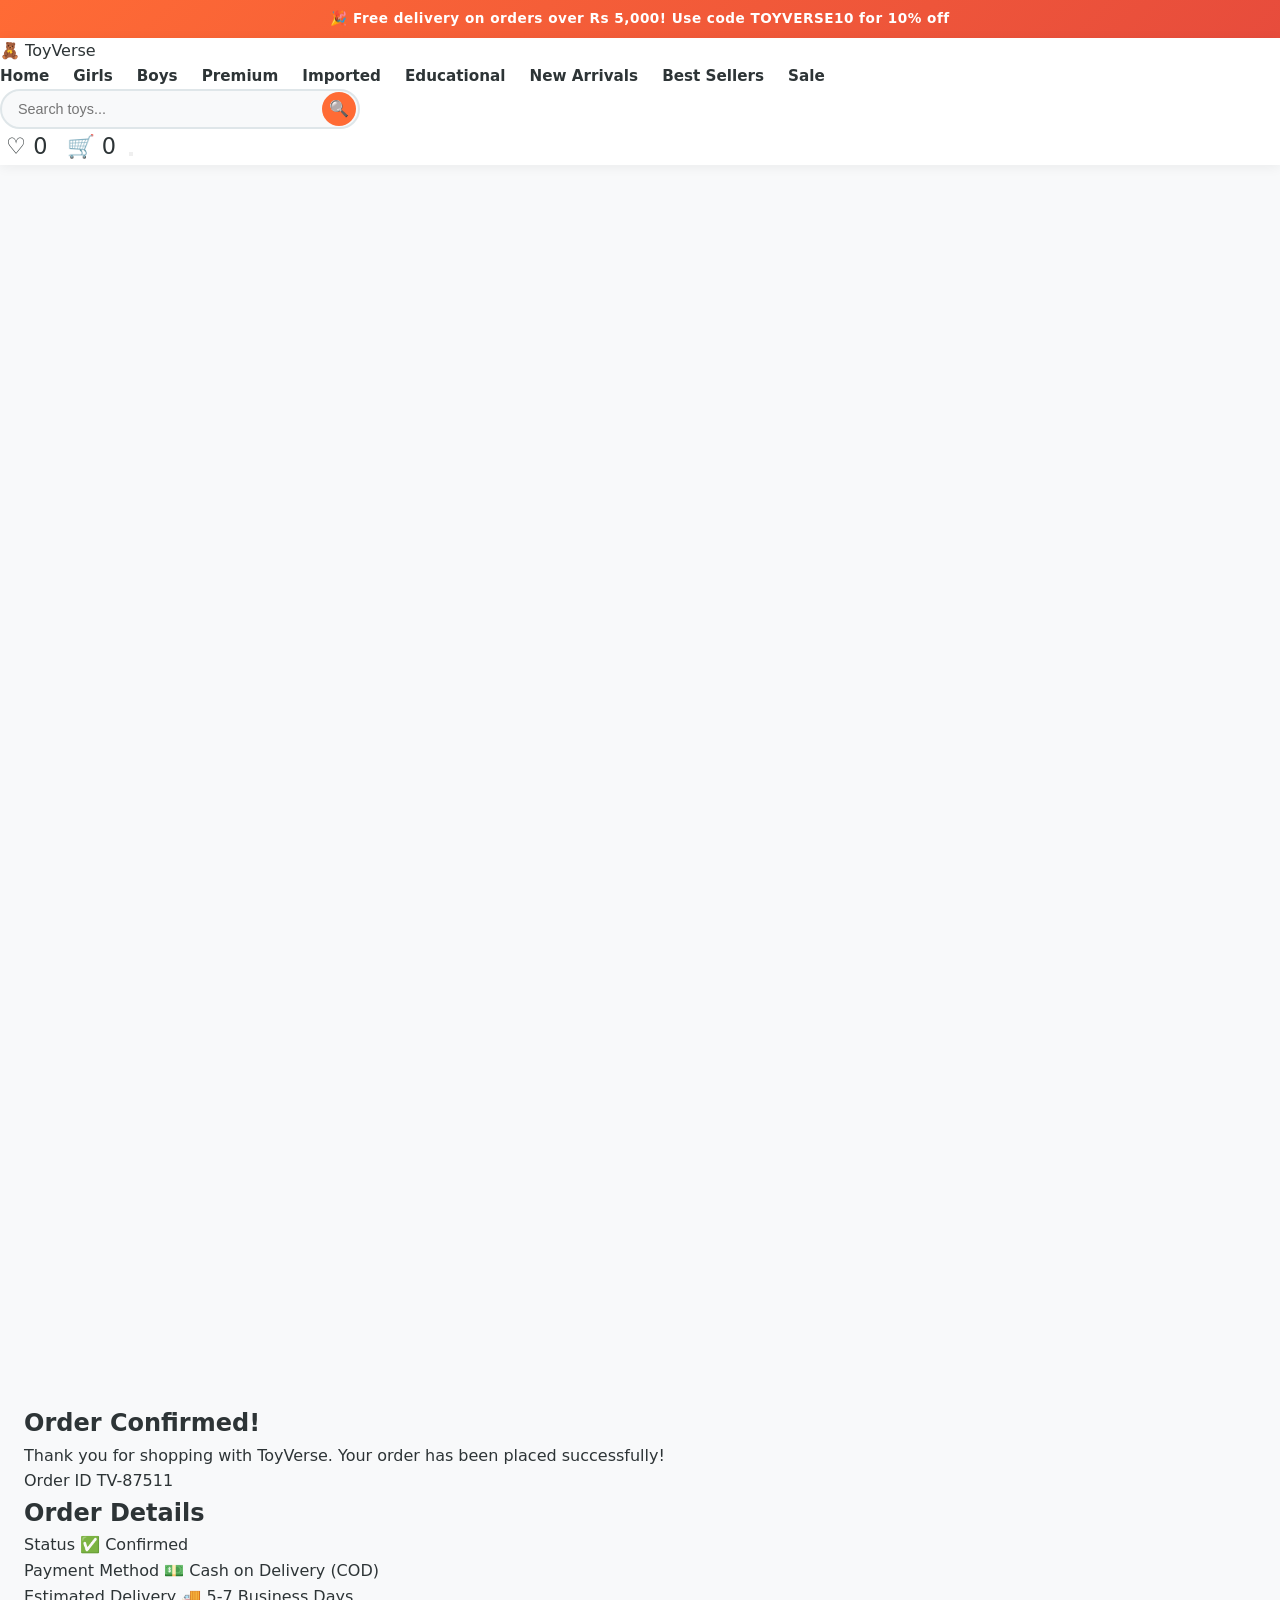
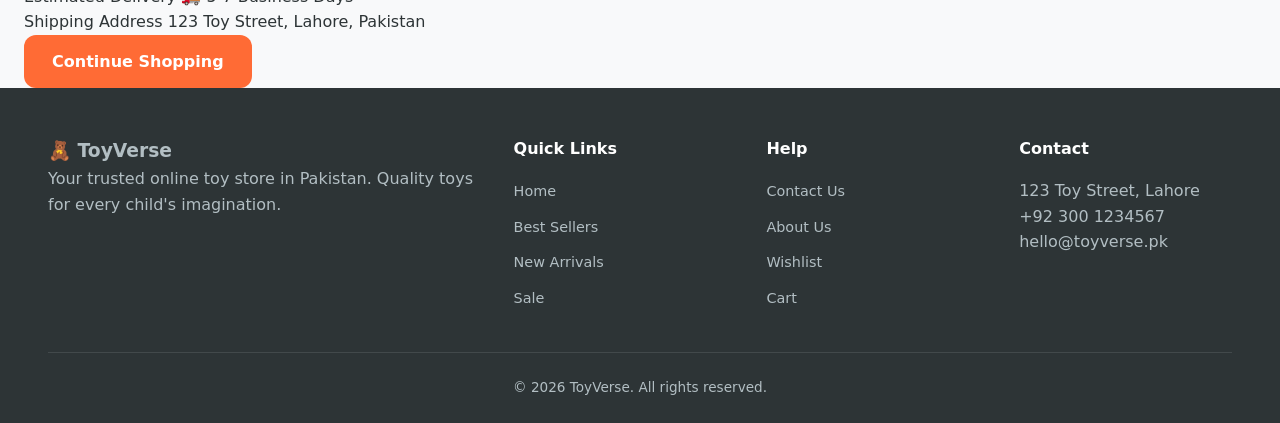
<file: toyverse/order-confirmation.html>
<!DOCTYPE html>
<html lang="en">
<head>
    <meta charset="UTF-8">
    <meta name="viewport" content="width=device-width, initial-scale=1.0">
    <title>Order Confirmed! - ToyVerse</title>
    <link rel="stylesheet" href="css/style.css">
</head>
<body>

    <!-- Announcement Bar -->
    <div class="announcement-bar">
        🎉 Free delivery on orders over Rs 5,000! Use code <strong>TOYVERSE10</strong> for 10% off
    </div>

    <!-- Navbar -->
    <nav class="navbar">
        <div class="nav-container">
            <a href="index.html" class="nav-logo">🧸 ToyVerse</a>

            <ul class="nav-links">
                <li><a href="index.html">Home</a></li>
                <li><a href="index.html#girls">Girls</a></li>
                <li><a href="index.html#boys">Boys</a></li>
                <li><a href="index.html#premium">Premium</a></li>
                <li><a href="index.html#imported">Imported</a></li>
                <li><a href="index.html#educational">Educational</a></li>
                <li><a href="index.html#new-arrivals">New Arrivals</a></li>
                <li><a href="index.html#best-sellers">Best Sellers</a></li>
                <li><a href="index.html#sale" class="sale-link">Sale</a></li>
            </ul>

            <div class="nav-actions">
                <div class="search-bar">
                    <input type="text" placeholder="Search toys..." id="searchInput">
                    <button type="button">🔍</button>
                </div>
                <a href="wishlist.html" class="nav-icon" id="wishlistIcon">
                    ♡
                    <span class="wish-count">0</span>
                </a>
                <a href="cart.html" class="nav-icon" id="cartIcon">
                    🛒
                    <span class="cart-count">0</span>
                </a>
                <button class="hamburger" id="hamburgerBtn" aria-label="Toggle menu">
                    <span></span>
                    <span></span>
                    <span></span>
                </button>
            </div>
        </div>
    </nav>

    <!-- Mobile Menu -->
    <div class="mobile-menu" id="mobileMenu">
        <ul class="mobile-nav-links">
            <li><a href="index.html">Home</a></li>
            <li><a href="index.html#girls">Girls</a></li>
            <li><a href="index.html#boys">Boys</a></li>
            <li><a href="index.html#premium">Premium</a></li>
            <li><a href="index.html#imported">Imported</a></li>
            <li><a href="index.html#educational">Educational</a></li>
            <li><a href="index.html#new-arrivals">New Arrivals</a></li>
            <li><a href="index.html#best-sellers">Best Sellers</a></li>
            <li><a href="index.html#sale">Sale</a></li>
        </ul>
    </div>

    <!-- Order Confirmation Content -->
    <section class="order-confirmation-section">
        <div class="container">
            <!-- Animated Checkmark -->
            <div class="success-checkmark">
                <div class="checkmark-circle">
                    <svg class="checkmark-svg" viewBox="0 0 52 52">
                        <circle class="checkmark-circle-path" cx="26" cy="26" r="25" fill="none"/>
                        <path class="checkmark-check-path" fill="none" d="M14.1 27.2l7.1 7.2 16.7-16.8"/>
                    </svg>
                </div>
            </div>

            <h1 class="confirmation-heading">Order Confirmed!</h1>
            <p class="confirmation-subtext">Thank you for shopping with ToyVerse. Your order has been placed successfully!</p>

            <!-- Order ID -->
            <div class="order-id-display">
                <span class="order-id-label">Order ID</span>
                <span class="order-id-value" id="orderId">TV-XXXXX</span>
            </div>

            <!-- Order Details Box -->
            <div class="order-details-box">
                <h2>Order Details</h2>
                <div class="order-details-grid">
                    <div class="order-detail-item">
                        <span class="detail-label">Status</span>
                        <span class="detail-value status-confirmed">✅ Confirmed</span>
                    </div>
                    <div class="order-detail-item">
                        <span class="detail-label">Payment Method</span>
                        <span class="detail-value">💵 Cash on Delivery (COD)</span>
                    </div>
                    <div class="order-detail-item">
                        <span class="detail-label">Estimated Delivery</span>
                        <span class="detail-value">🚚 5-7 Business Days</span>
                    </div>
                    <div class="order-detail-item">
                        <span class="detail-label">Shipping Address</span>
                        <span class="detail-value" id="shippingAddress">123 Toy Street, Lahore, Pakistan</span>
                    </div>
                </div>
            </div>

            <!-- Continue Shopping Button -->
            <div class="confirmation-actions">
                <a href="index.html" class="btn btn-primary btn-large">Continue Shopping</a>
            </div>
        </div>
    </section>

    <!-- Footer -->
    <footer class="footer">
        <div class="container">
            <div class="footer-grid">
                <div class="footer-col">
                    <h3>🧸 ToyVerse</h3>
                    <p>Your trusted online toy store in Pakistan. Quality toys for every child's imagination.</p>
                </div>
                <div class="footer-col">
                    <h4>Quick Links</h4>
                    <ul>
                        <li><a href="index.html">Home</a></li>
                        <li><a href="index.html#best-sellers">Best Sellers</a></li>
                        <li><a href="index.html#new-arrivals">New Arrivals</a></li>
                        <li><a href="index.html#sale">Sale</a></li>
                    </ul>
                </div>
                <div class="footer-col">
                    <h4>Help</h4>
                    <ul>
                        <li><a href="contact.html">Contact Us</a></li>
                        <li><a href="about.html">About Us</a></li>
                        <li><a href="wishlist.html">Wishlist</a></li>
                        <li><a href="cart.html">Cart</a></li>
                    </ul>
                </div>
                <div class="footer-col">
                    <h4>Contact</h4>
                    <p>123 Toy Street, Lahore</p>
                    <p>+92 300 1234567</p>
                    <p>hello@toyverse.pk</p>
                </div>
            </div>
            <div class="footer-bottom">
                <p>&copy; 2026 ToyVerse. All rights reserved.</p>
            </div>
        </div>
    </footer>

    <!-- Toast Notification -->
    <div class="toast" id="toast"></div>

    <script src="js/app.js"></script>
    <script>
        document.addEventListener('DOMContentLoaded', function() {
            var orderId = 'TV-' + Math.floor(10000 + Math.random() * 90000);
            document.getElementById('orderId').textContent = orderId;
        });
    </script>
</body>
</html>
</file>
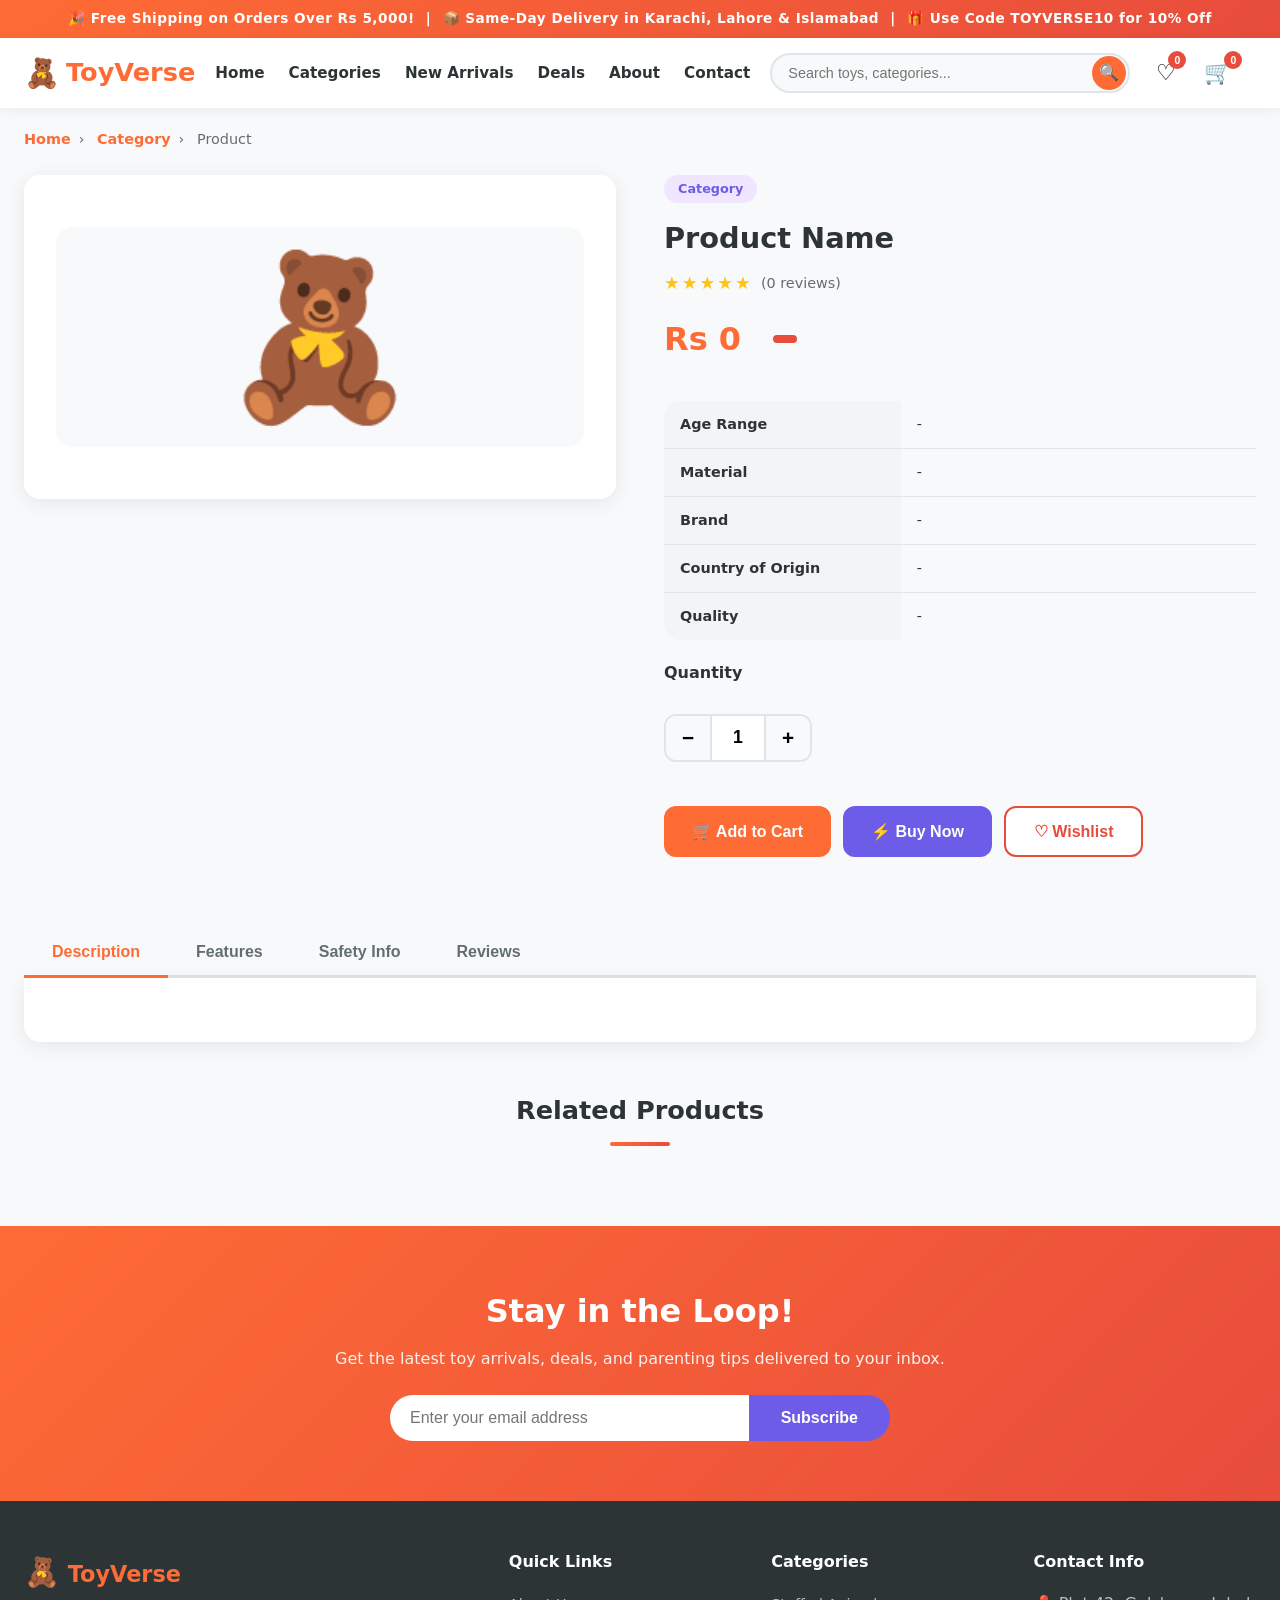
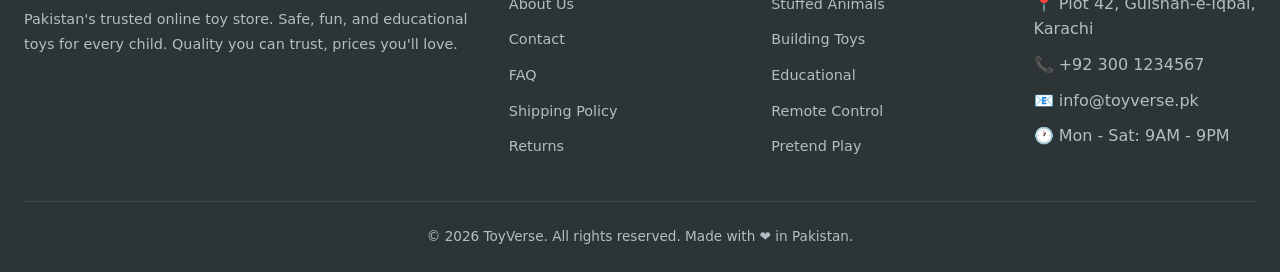
<file: toyverse/product.html>
<!DOCTYPE html>
<html lang="en">
<head>
<meta charset="UTF-8">
<meta name="viewport" content="width=device-width, initial-scale=1.0">
<title>ToyVerse - Product Detail</title>
<link rel="stylesheet" href="css/style.css">
</head>
<body>

<div class="announcement-bar">
  <span>&#127881; Free Shipping on Orders Over Rs 5,000!</span> | <span>&#128230; Same-Day Delivery in Karachi, Lahore &amp; Islamabad</span> | <span>&#127873; Use Code TOYVERSE10 for 10% Off</span>
</div>
<nav class="navbar">
  <div class="navbar-inner">
    <button class="mobile-toggle" aria-label="Menu">&#9776;</button>
    <a href="index.html" class="logo"><span class="icon">&#129528;</span> ToyVerse</a>
    <ul class="nav-links">
      <li><a href="index.html">Home</a></li>
      <li><a href="categories.html">Categories</a></li>
      <li><a href="new-arrivals.html">New Arrivals</a></li>
      <li><a href="deals.html">Deals</a></li>
      <li><a href="about.html">About</a></li>
      <li><a href="contact.html">Contact</a></li>
    </ul>
    <div class="search-bar">
      <input type="text" placeholder="Search toys, categories...">
      <button>&#128269;</button>
    </div>
    <div class="nav-icons">
      <button class="nav-icon" title="Wishlist" onclick="location.href='wishlist.html'">&#9825;<span class="badge wishlist-badge">0</span></button>
      <button class="nav-icon" title="Cart" onclick="location.href='cart.html'">&#128722;<span class="badge cart-badge">0</span></button>
    </div>
  </div>
</nav>
<div class="mobile-menu" id="mobileMenu">
  <div class="mobile-menu-content">
    <button class="mobile-menu-close">&times;</button>
    <ul class="mobile-nav-links">
      <li><a href="index.html">Home</a></li>
      <li><a href="categories.html">Categories</a></li>
      <li><a href="new-arrivals.html">New Arrivals</a></li>
      <li><a href="deals.html">Deals</a></li>
      <li><a href="about.html">About</a></li>
      <li><a href="contact.html">Contact</a></li>
      <li><a href="wishlist.html">Wishlist</a></li>
      <li><a href="cart.html">Cart</a></li>
    </ul>
  </div>
</div>

<div class="breadcrumbs">
  <a href="index.html">Home</a><span class="sep">&rsaquo;</span>
  <a href="categories.html" id="bc-category">Category</a><span class="sep">&rsaquo;</span>
  <span id="bc-product">Product</span>
</div>

<section class="product-section">
  <div class="product-gallery">
    <div class="main-image" id="mainImage">&#129528;</div>
    <div class="thumbnails" id="thumbnails"></div>
  </div>
  <div class="product-info">
    <span class="category-tag" id="p-category">Category</span>
    <h1 id="p-name">Product Name</h1>
    <div class="rating">
      <span class="stars" id="p-stars">&#9733;&#9733;&#9733;&#9733;&#9733;</span>
      <span class="count" id="p-reviews">(0 reviews)</span>
    </div>
    <div class="price-block">
      <span class="price" id="p-price">Rs 0</span>
      <span class="old-price" id="p-old-price"></span>
      <span class="discount-badge" id="p-discount"></span>
    </div>
    <div class="availability" id="p-availability"></div>
    <table class="specs-table" id="specs-table">
      <tr><td>Age Range</td><td id="spec-age">-</td></tr>
      <tr><td>Material</td><td id="spec-material">-</td></tr>
      <tr><td>Brand</td><td id="spec-brand">-</td></tr>
      <tr><td>Country of Origin</td><td id="spec-country">-</td></tr>
      <tr><td>Quality</td><td id="spec-quality">-</td></tr>
    </table>
    <div style="margin-top:16px;font-weight:700;margin-bottom:8px;">Quantity</div>
    <div class="quantity-selector">
      <button onclick="changeQty(-1)">&#8722;</button>
      <input type="text" class="qty-val" id="qty-input" value="1" readonly>
      <button onclick="changeQty(1)">+</button>
    </div>
    <div class="action-buttons">
      <button class="btn btn-primary" onclick="doAddToCart()">&#128722; Add to Cart</button>
      <button class="btn btn-secondary" onclick="doBuyNow()">&#9889; Buy Now</button>
      <button class="btn btn-wishlist" id="wishlist-btn" onclick="doToggleWishlist()">&#9825; Wishlist</button>
    </div>
  </div>
</section>

<section class="tabs-section">
  <div class="tabs-header">
    <button class="tab-btn active" data-tab="description">Description</button>
    <button class="tab-btn" data-tab="features">Features</button>
    <button class="tab-btn" data-tab="safety">Safety Info</button>
    <button class="tab-btn" data-tab="reviews">Reviews</button>
  </div>
  <div class="tab-content">
    <div class="tab-pane active" id="tab-description"></div>
    <div class="tab-pane" id="tab-features"></div>
    <div class="tab-pane" id="tab-safety"></div>
    <div class="tab-pane" id="tab-reviews"></div>
  </div>
</section>

<section>
  <h2 class="section-heading">Related Products</h2>
  <div class="products-grid" id="related-products"></div>
</section>

<section class="newsletter">
  <h2>Stay in the Loop!</h2>
  <p>Get the latest toy arrivals, deals, and parenting tips delivered to your inbox.</p>
  <form class="newsletter-form" onsubmit="alert('Thanks for subscribing!');return false;">
    <input type="email" placeholder="Enter your email address" required>
    <button type="submit">Subscribe</button>
  </form>
</section>
<footer>
  <div class="footer-grid">
    <div class="footer-brand">
      <div class="logo"><span class="icon">&#129528;</span> ToyVerse</div>
      <p>Pakistan&#39;s trusted online toy store. Safe, fun, and educational toys for every child. Quality you can trust, prices you&#39;ll love.</p>
    </div>
    <div class="footer-col">
      <h4>Quick Links</h4>
      <ul>
        <li><a href="about.html">About Us</a></li>
        <li><a href="contact.html">Contact</a></li>
        <li><a href="faq.html">FAQ</a></li>
        <li><a href="shipping.html">Shipping Policy</a></li>
        <li><a href="returns.html">Returns</a></li>
      </ul>
    </div>
    <div class="footer-col">
      <h4>Categories</h4>
      <ul>
        <li><a href="categories.html">Stuffed Animals</a></li>
        <li><a href="categories.html">Building Toys</a></li>
        <li><a href="categories.html">Educational</a></li>
        <li><a href="categories.html">Remote Control</a></li>
        <li><a href="categories.html">Pretend Play</a></li>
      </ul>
    </div>
    <div class="footer-col">
      <h4>Contact Info</h4>
      <ul>
        <li>&#128205; Plot 42, Gulshan-e-Iqbal, Karachi</li>
        <li>&#128222; +92 300 1234567</li>
        <li>&#128231; info@toyverse.pk</li>
        <li>&#128336; Mon - Sat: 9AM - 9PM</li>
      </ul>
    </div>
  </div>
  <div class="footer-bottom">
    <p>&copy; 2026 ToyVerse. All rights reserved. Made with &#10084; in Pakistan.</p>
  </div>
</footer>

<script src="js/app.js"></script>
<script>
(function(){
  var params=new URLSearchParams(window.location.search);
  var id=parseInt(params.get('id'))||1;
  var product=getProductById(id);
  if(!product){product=PRODUCTS[0];id=product.id;}
  document.title='ToyVerse - '+product.name;
  document.getElementById('bc-category').textContent=product.category;
  document.getElementById('bc-product').textContent=product.name;
  document.getElementById('p-category').textContent=product.category;
  document.getElementById('p-name').textContent=product.name;
  document.getElementById('mainImage').textContent=product.emoji;
  document.getElementById('p-stars').textContent=renderStars(product.rating);
  document.getElementById('p-reviews').textContent='('+product.reviewCount+' reviews)';
  document.getElementById('p-price').textContent=formatPrice(product.price);
  var discount=Math.round((1-product.price/product.oldPrice)*100);
  document.getElementById('p-old-price').textContent=formatPrice(product.oldPrice);
  document.getElementById('p-discount').textContent='-'+discount+'%';
  document.getElementById('spec-age').textContent=product.age;
  document.getElementById('spec-material').textContent=product.material;
  document.getElementById('spec-brand').textContent=product.brand;
  document.getElementById('spec-country').textContent=product.country;
  document.getElementById('spec-quality').textContent=product.quality;
  document.getElementById('p-availability').innerHTML=product.inStock?'<span class="in-stock">&#10003; In Stock</span>':'<span class="out-stock">&#10007; Out of Stock</span>';
  var thumbs=document.getElementById('thumbnails');
  var emojis=[product.emoji,'\u2b50','\ud83d\udce6','\ud83d\udd14','\ud83c\udfaf'];
  emojis.forEach(function(e,i){
    var d=document.createElement('div');
    d.className='thumb'+(i===0?' active':'');
    d.textContent=e;
    d.onclick=function(){
      document.getElementById('mainImage').textContent=e;
      thumbs.querySelectorAll('.thumb').forEach(function(t){t.classList.remove('active')});
      d.classList.add('active');
    };
    thumbs.appendChild(d);
  });
  document.getElementById('tab-description').innerHTML='<p>'+product.description+'</p>';
  var featHtml='<ul>';
  product.features.forEach(function(f){featHtml+='<li>'+f+'</li>'});
  featHtml+='</ul>';
  document.getElementById('tab-features').innerHTML=featHtml;
  document.getElementById('tab-safety').innerHTML='<p>'+product.safetyInfo+'</p>';
  var reviewsHtml='';
  product.reviews.forEach(function(r){
    reviewsHtml+='<div class="review-card"><div class="review-header"><div class="review-avatar">'+r.avatar+'</div><div class="review-meta"><div class="name">'+r.name+'</div><div class="date">'+r.date+'</div></div><div class="review-stars">'+renderStars(r.stars)+'</div></div><div class="review-text">'+r.text+'</div></div>';
  });
  document.getElementById('tab-reviews').innerHTML=reviewsHtml;
  var related=getRelatedProducts(product,4);
  if(related.length<4){
    PRODUCTS.filter(function(p){return p.id!==product.id}).forEach(function(p){
      if(related.length<4 && related.indexOf(p)===-1) related.push(p);
    });
  }
  var rpHtml='';
  related.slice(0,4).forEach(function(rp){
    rpHtml+='<div class="product-card" onclick="location.href=\'product.html?id='+rp.id+'\'"><div class="card-img">'+rp.emoji+'</div><div class="card-body"><div class="card-cat">'+rp.subcategory+'</div><div class="card-title">'+rp.name+'</div><div class="card-price">'+formatPrice(rp.price)+'<span class="card-old">'+formatPrice(rp.oldPrice)+'</span></div></div></div>';
  });
  document.getElementById('related-products').innerHTML=rpHtml;
  document.querySelectorAll('.tab-btn').forEach(function(btn){
    btn.addEventListener('click',function(){
      document.querySelectorAll('.tab-btn').forEach(function(b){b.classList.remove('active')});
      document.querySelectorAll('.tab-pane').forEach(function(p){p.classList.remove('active')});
      btn.classList.add('active');
      document.getElementById('tab-'+btn.dataset.tab).classList.add('active');
    });
  });
  var currentQty=1;
  window.changeQty=function(d){
    currentQty=Math.max(1,currentQty+d);
    document.getElementById('qty-input').value=currentQty;
  };
  window.doAddToCart=function(){
    addToCart(id,currentQty);
    alert('Added '+currentQty+' x '+product.name+' to cart!');
  };
  window.doBuyNow=function(){
    addToCart(id,currentQty);
    location.href='cart.html';
  };
  window.doToggleWishlist=function(){
    var added=toggleWishlist(id);
    var btn=document.getElementById('wishlist-btn');
    btn.innerHTML=added?'&#10084; Wishlisted':'&#9825; Wishlist';
    btn.classList.toggle('active',added);
  };
  if(isInWishlist(id)){
    var btn=document.getElementById('wishlist-btn');
    btn.innerHTML='&#10084; Wishlisted';
    btn.classList.add('active');
  }
})();
</script>
</body>
</html>
</file>
<file: toyverse/css/style.css>
﻿*,*::before,*::after{margin:0;padding:0;box-sizing:border-box}
:root{--primary:#ff6b35;--primary-dark:#e55a2b;--secondary:#6c5ce7;--accent:#00b894;--bg:#f8f9fa;--card:#fff;--text:#2d3436;--text-light:#636e72;--border:#dfe6e9;--shadow:0 4px 20px rgba(0,0,0,.08);--radius:16px;--star:#ffc312;--danger:#e74c3c;--gradient:linear-gradient(135deg,#ff6b35,#e74c3c)}
body{font-family:'Segoe UI',system-ui,-apple-system,sans-serif;background:var(--bg);color:var(--text);line-height:1.6}
a{text-decoration:none;color:inherit}
.announcement-bar{background:var(--gradient);color:#fff;text-align:center;padding:8px 16px;font-size:.85rem;font-weight:600;letter-spacing:.5px}
.announcement-bar span{margin:0 6px}
.navbar{background:#fff;box-shadow:0 2px 12px rgba(0,0,0,.06);position:sticky;top:0;z-index:1000}
.navbar-inner,.navbar-container{max-width:1280px;margin:0 auto;padding:12px 24px;display:flex;align-items:center;gap:20px}
.logo{font-size:1.6rem;font-weight:800;color:var(--primary);display:flex;align-items:center;gap:6px;white-space:nowrap;cursor:pointer}
.logo .icon{font-size:1.8rem}
.nav-links{display:flex;gap:24px;list-style:none}
.nav-links a{font-weight:600;font-size:.95rem;color:var(--text);transition:color .2s;position:relative}
.nav-links a:hover,.nav-links a.active{color:var(--primary)}
.nav-links a.active::after{content:'';position:absolute;bottom:-6px;left:0;right:0;height:3px;background:var(--primary);border-radius:3px}
.search-bar{flex:1;max-width:360px;position:relative}
.search-bar input{width:100%;padding:10px 44px 10px 16px;border:2px solid var(--border);border-radius:50px;font-size:.9rem;background:var(--bg);transition:border .2s}
.search-bar input:focus{outline:none;border-color:var(--primary)}
.search-bar button{position:absolute;right:4px;top:50%;transform:translateY(-50%);background:var(--primary);color:#fff;border:none;width:34px;height:34px;border-radius:50%;cursor:pointer;font-size:1rem}
.nav-icons,.navbar-actions{display:flex;gap:16px;align-items:center}
.nav-icon,.icon-link{position:relative;font-size:1.4rem;cursor:pointer;padding:6px;border-radius:50%;transition:background .2s;background:none;border:none}
.nav-icon:hover,.icon-link:hover{background:var(--bg)}
.badge{position:absolute;top:-2px;right:-4px;background:var(--danger);color:#fff;font-size:.65rem;font-weight:700;width:18px;height:18px;border-radius:50%;display:flex;align-items:center;justify-content:center}
.mobile-toggle,.hamburger-menu{display:none;font-size:1.5rem;cursor:pointer;background:none;border:none;padding:4px}
.hamburger-menu{display:none;width:30px;height:24px;position:relative;flex-direction:column;justify-content:space-between}
.hamburger-menu span{display:block;width:100%;height:3px;background:var(--text);border-radius:3px;transition:all .3s}
.mobile-menu-overlay,.mobile-menu{display:none;position:fixed;top:0;left:0;right:0;bottom:0;background:rgba(0,0,0,.5);z-index:2000}
.mobile-menu-overlay.open{display:block}
.mobile-menu{position:absolute;left:0;top:0;bottom:0;width:300px;background:#fff;padding:24px;overflow-y:auto;box-shadow:4px 0 20px rgba(0,0,0,.15);transform:translateX(-100%);transition:transform .3s}
.mobile-menu-overlay.open .mobile-menu{transform:translateX(0)}
.mobile-menu a{display:block;padding:14px 0;border-bottom:1px solid var(--border);font-weight:600;font-size:1rem}
.breadcrumbs{max-width:1280px;margin:0 auto;padding:20px 24px 0;font-size:.9rem;color:var(--text-light)}
.breadcrumbs a{color:var(--primary);font-weight:600}
.breadcrumbs a:hover{text-decoration:underline}
.breadcrumbs .sep{margin:0 8px}
.product-section{max-width:1280px;margin:24px auto;padding:0 24px;display:grid;grid-template-columns:1fr 1fr;gap:48px;align-items:start}
.product-gallery{background:var(--card);border-radius:var(--radius);padding:32px;text-align:center;box-shadow:var(--shadow);position:sticky;top:100px}
.main-image{font-size:10rem;line-height:1;margin:20px 0;min-height:220px;display:flex;align-items:center;justify-content:center;background:var(--bg);border-radius:var(--radius)}
.thumbnails{display:flex;gap:12px;justify-content:center;margin-top:20px}
.thumb{width:64px;height:64px;border:2px solid var(--border);border-radius:12px;display:flex;align-items:center;justify-content:center;font-size:2rem;cursor:pointer;transition:all .2s;background:var(--bg)}
.thumb:hover,.thumb.active{border-color:var(--primary);background:#fff5f0}
.product-info h1{font-size:1.8rem;font-weight:800;margin-bottom:8px}
.product-info .category-tag{display:inline-block;background:#f0e6ff;color:var(--secondary);padding:4px 14px;border-radius:50px;font-size:.8rem;font-weight:700;margin-bottom:12px}
.rating{display:flex;align-items:center;gap:8px;margin-bottom:16px}
.stars{color:var(--star);font-size:1.1rem;letter-spacing:2px}
.rating .count{color:var(--text-light);font-size:.9rem}
.price-block{margin:16px 0;display:flex;align-items:center;gap:16px;flex-wrap:wrap}
.price{font-size:2rem;font-weight:800;color:var(--primary)}
.old-price{font-size:1.2rem;color:var(--text-light);text-decoration:line-through}
.discount-badge{background:var(--danger);color:#fff;padding:4px 12px;border-radius:50px;font-size:.8rem;font-weight:700}
.availability{display:flex;align-items:center;gap:8px;margin:12px 0;font-size:.95rem}
.availability .in-stock{color:var(--accent);font-weight:700}
.availability .out-stock{color:var(--danger);font-weight:700}
.specs-table{width:100%;border-collapse:collapse;margin:20px 0;background:var(--bg);border-radius:var(--radius);overflow:hidden}
.specs-table tr{border-bottom:1px solid var(--border)}
.specs-table tr:last-child{border-bottom:none}
.specs-table td{padding:12px 16px;font-size:.9rem}
.specs-table td:first-child{font-weight:700;color:var(--text);width:40%;background:rgba(0,0,0,.02)}
.quantity-selector{display:flex;align-items:center;gap:0;margin:20px 0;border:2px solid var(--border);border-radius:12px;overflow:hidden;display:inline-flex}
.quantity-selector button{width:44px;height:44px;border:none;background:var(--bg);font-size:1.3rem;cursor:pointer;transition:background .2s;font-weight:700}
.quantity-selector button:hover{background:#e0e0e0}
.quantity-selector .qty-val{width:56px;text-align:center;font-size:1.1rem;font-weight:700;border:none;background:#fff;border-left:2px solid var(--border);border-right:2px solid var(--border);height:44px}
.action-buttons{display:flex;gap:12px;margin:24px 0;flex-wrap:wrap}
.btn{padding:14px 28px;border:none;border-radius:12px;font-size:1rem;font-weight:700;cursor:pointer;transition:all .2s;display:inline-flex;align-items:center;gap:8px}
.btn:hover{transform:translateY(-2px);box-shadow:0 6px 20px rgba(0,0,0,.15)}
.btn-primary{background:var(--primary);color:#fff}
.btn-secondary{background:var(--secondary);color:#fff}
.btn-outline{background:transparent;border:2px solid var(--border);color:var(--text)}
.btn-outline:hover{border-color:var(--primary);color:var(--primary)}
.btn-wishlist{background:#fff;border:2px solid var(--danger);color:var(--danger)}
.btn-wishlist:hover{background:var(--danger);color:#fff}
.btn-wishlist.active{background:var(--danger);color:#fff}
.tabs-section{max-width:1280px;margin:48px auto;padding:0 24px}
.tabs-header{display:flex;gap:0;border-bottom:3px solid var(--border);margin-bottom:0}
.tab-btn{padding:14px 28px;border:none;background:transparent;font-size:1rem;font-weight:700;cursor:pointer;color:var(--text-light);border-bottom:3px solid transparent;margin-bottom:-3px;transition:all .2s}
.tab-btn:hover{color:var(--text)}
.tab-btn.active{color:var(--primary);border-bottom-color:var(--primary)}
.tab-content{background:var(--card);border-radius:0 0 var(--radius) var(--radius);padding:32px;box-shadow:var(--shadow)}
.tab-pane{display:none}
.tab-pane.active{display:block}
.tab-pane p{margin-bottom:16px;line-height:1.8}
.tab-pane ul{margin:12px 0 16px 24px}
.tab-pane li{margin-bottom:8px;line-height:1.6}
.review-card{background:var(--bg);border-radius:12px;padding:20px;margin-bottom:16px}
.review-header{display:flex;align-items:center;gap:12px;margin-bottom:12px}
.review-avatar{width:48px;height:48px;border-radius:50%;background:var(--gradient);color:#fff;display:flex;align-items:center;justify-content:center;font-weight:800;font-size:1.1rem;flex-shrink:0}
.review-meta{flex:1}
.review-meta .name{font-weight:700;font-size:.95rem}
.review-meta .date{font-size:.8rem;color:var(--text-light)}
.review-stars{color:var(--star);font-size:.9rem}
.review-text{font-size:.95rem;line-height:1.7;color:var(--text)}
.section-heading{font-size:1.6rem;font-weight:800;text-align:center;margin:48px 0 32px;position:relative}
.section-heading::after{content:'';display:block;width:60px;height:4px;background:var(--gradient);border-radius:4px;margin:12px auto 0}
.products-grid{display:grid;grid-template-columns:repeat(4,1fr);gap:24px;max-width:1280px;margin:0 auto;padding:0 24px 48px}
.product-card{background:var(--card);border-radius:var(--radius);overflow:hidden;box-shadow:var(--shadow);transition:transform .2s,box-shadow .2s;cursor:pointer}
.product-card:hover{transform:translateY(-6px);box-shadow:0 12px 32px rgba(0,0,0,.12)}
.product-card .card-img{background:var(--bg);text-align:center;padding:32px;font-size:4rem;position:relative}
.product-card .card-body{padding:16px 20px 20px}
.product-card .card-cat{font-size:.75rem;color:var(--secondary);font-weight:700;text-transform:uppercase;letter-spacing:1px}
.product-card .card-title{font-weight:700;margin:6px 0;font-size:1rem}
.product-card .card-price{color:var(--primary);font-weight:800;font-size:1.15rem}
.product-card .card-old{color:var(--text-light);text-decoration:line-through;font-size:.85rem;margin-left:8px}
.newsletter{background:var(--gradient);padding:60px 24px;text-align:center;color:#fff}
.newsletter h2,.section-title{font-size:2rem;margin-bottom:8px}
.newsletter p{margin-bottom:24px;opacity:.9}
.newsletter-section{padding:60px 0;background:var(--bg);text-align:center}
.newsletter-section .container{max-width:1280px;margin:0 auto;padding:0 24px}
.newsletter-form{display:flex;max-width:500px;margin:0 auto;gap:0}
.newsletter-form input{flex:1;padding:14px 20px;border:none;border-radius:50px 0 0 50px;font-size:1rem}
.newsletter-form button{padding:14px 32px;background:var(--secondary);color:#fff;border:none;border-radius:0 50px 50px 0;font-size:1rem;font-weight:700;cursor:pointer;transition:background .2s}
.newsletter-form button:hover{background:#5a4bd1}
footer,.footer{background:#2d3436;color:#b2bec3;padding:48px 24px 24px}
.footer-grid{max-width:1280px;margin:0 auto;display:grid;grid-template-columns:2fr 1fr 1fr 1fr;gap:40px}
.footer-brand .logo,.footer-brand .footer-logo,.footer-logo{font-size:1.4rem;margin-bottom:12px;color:var(--primary);display:block}
.footer-brand p{font-size:.9rem;line-height:1.7}
.footer-links h4,.footer-col h4{color:#fff;font-size:1rem;margin-bottom:16px}
.footer-links ul,.footer-col ul{list-style:none}
.footer-links li,.footer-col li{margin-bottom:10px}
.footer-links a,.footer-col a{font-size:.9rem;transition:color .2s}
.footer-links a:hover,.footer-col a:hover{color:var(--primary)}
.footer-bottom{max-width:1280px;margin:32px auto 0;padding-top:24px;border-top:1px solid rgba(255,255,255,.1);text-align:center;font-size:.85rem}
.social-links{display:flex;gap:12px;margin-top:16px}
.social-links a{background:rgba(255,255,255,.1);padding:6px 12px;border-radius:8px;font-size:.85rem;color:#b2bec3;transition:background .2s;font-weight:700}
.social-links a:hover{background:var(--primary);color:#fff}
.back-to-top{position:fixed;bottom:30px;right:30px;width:48px;height:48px;border-radius:50%;background:var(--primary);color:#fff;border:none;font-size:1.4rem;cursor:pointer;box-shadow:0 4px 16px rgba(255,107,53,.4);opacity:0;visibility:hidden;transition:all .3s;z-index:999}
.back-to-top.visible{opacity:1;visibility:visible}
.back-to-top:hover{transform:translateY(-4px);box-shadow:0 6px 24px rgba(255,107,53,.5)}
.container{max-width:1280px;margin:0 auto;padding:0 24px}
.section-header{display:flex;justify-content:space-between;align-items:center;margin-bottom:24px}
.view-all{color:var(--primary);font-weight:700;font-size:.95rem}
.view-all:hover{text-decoration:underline}
@media(max-width:1024px){.products-grid{grid-template-columns:repeat(2,1fr)}.footer-grid{grid-template-columns:1fr 1fr}}
@media(max-width:768px){.nav-links,.search-bar{display:none}.mobile-toggle{display:block}.product-section{grid-template-columns:1fr;gap:24px}.product-gallery{position:static}.tabs-header{overflow-x:auto;flex-wrap:nowrap}.tab-btn{white-space:nowrap;padding:12px 20px;font-size:.9rem}.footer-grid{grid-template-columns:1fr}.newsletter-form{flex-direction:column;gap:12px}.newsletter-form input,.newsletter-form button{border-radius:50px}}
@media(max-width:480px){.products-grid{grid-template-columns:1fr}.action-buttons{flex-direction:column}.action-buttons .btn{width:100%;justify-content:center}.main-image{font-size:6rem}}
</file>
